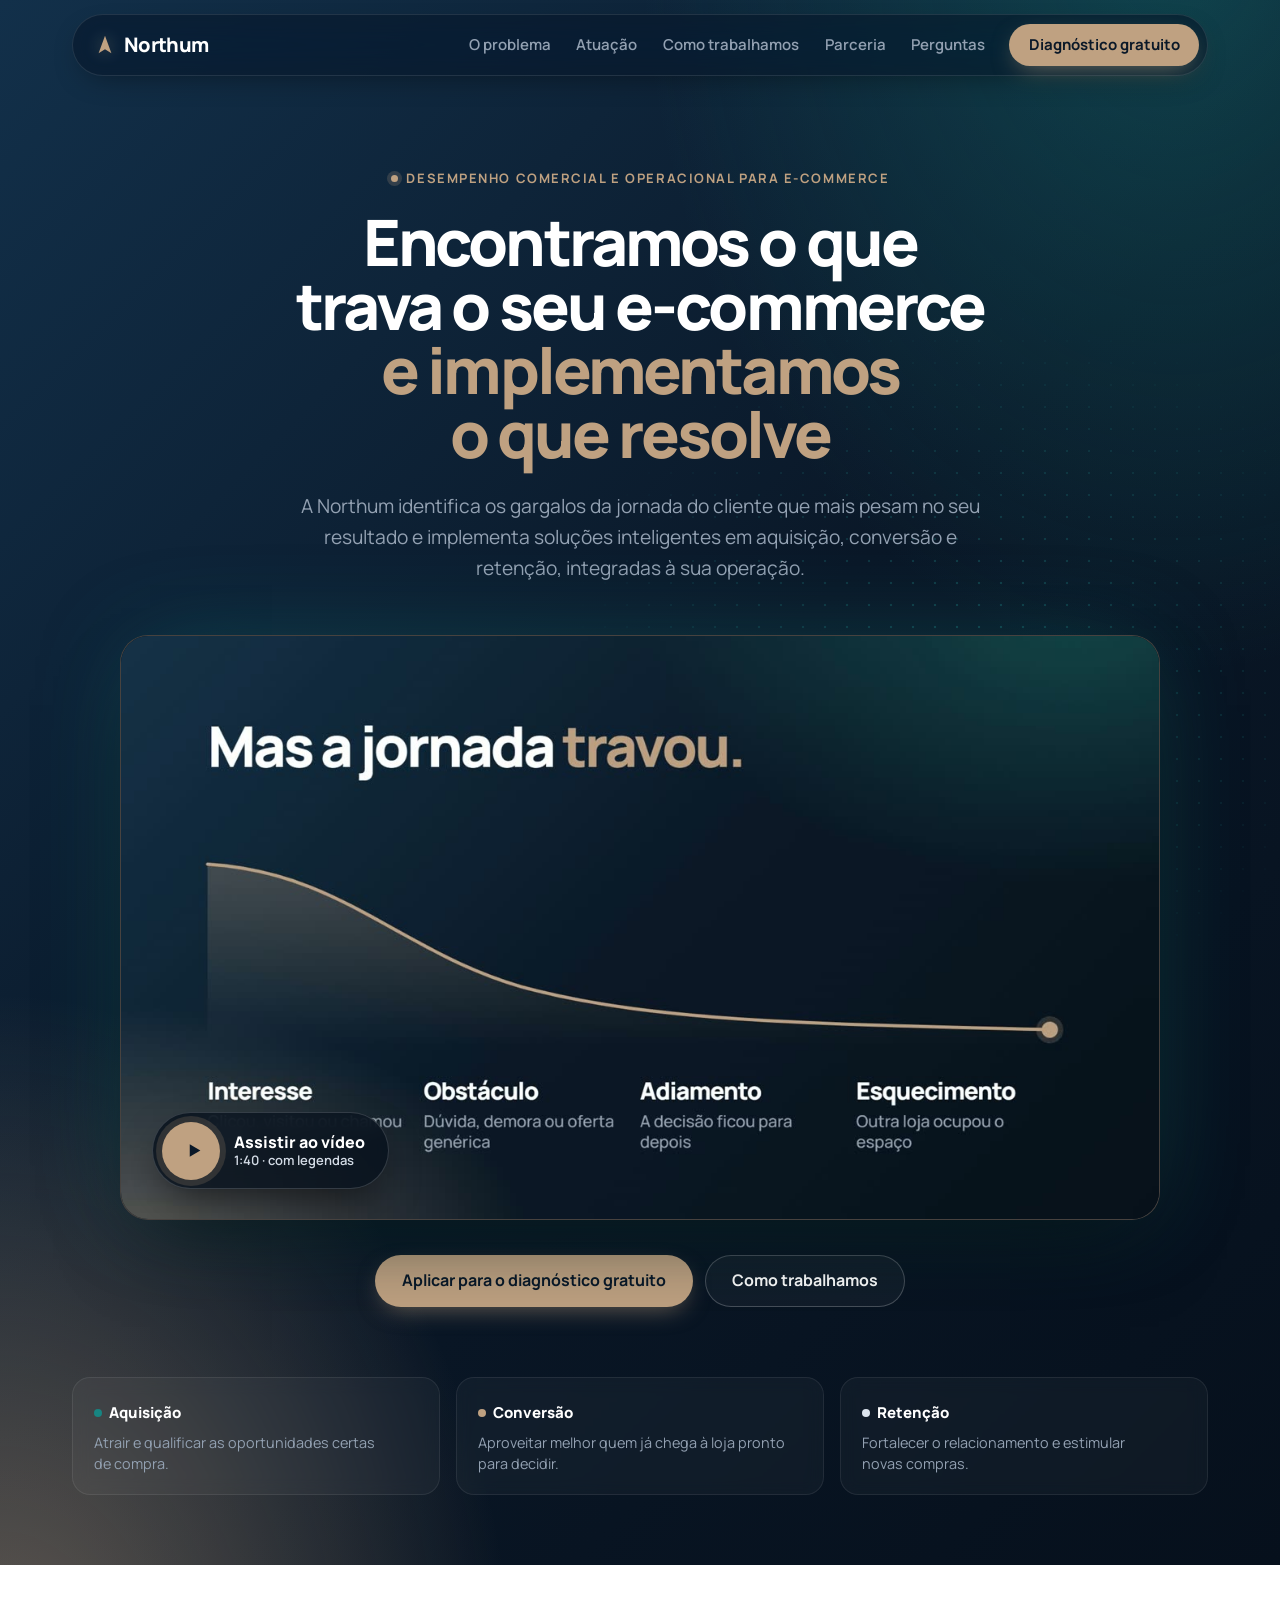
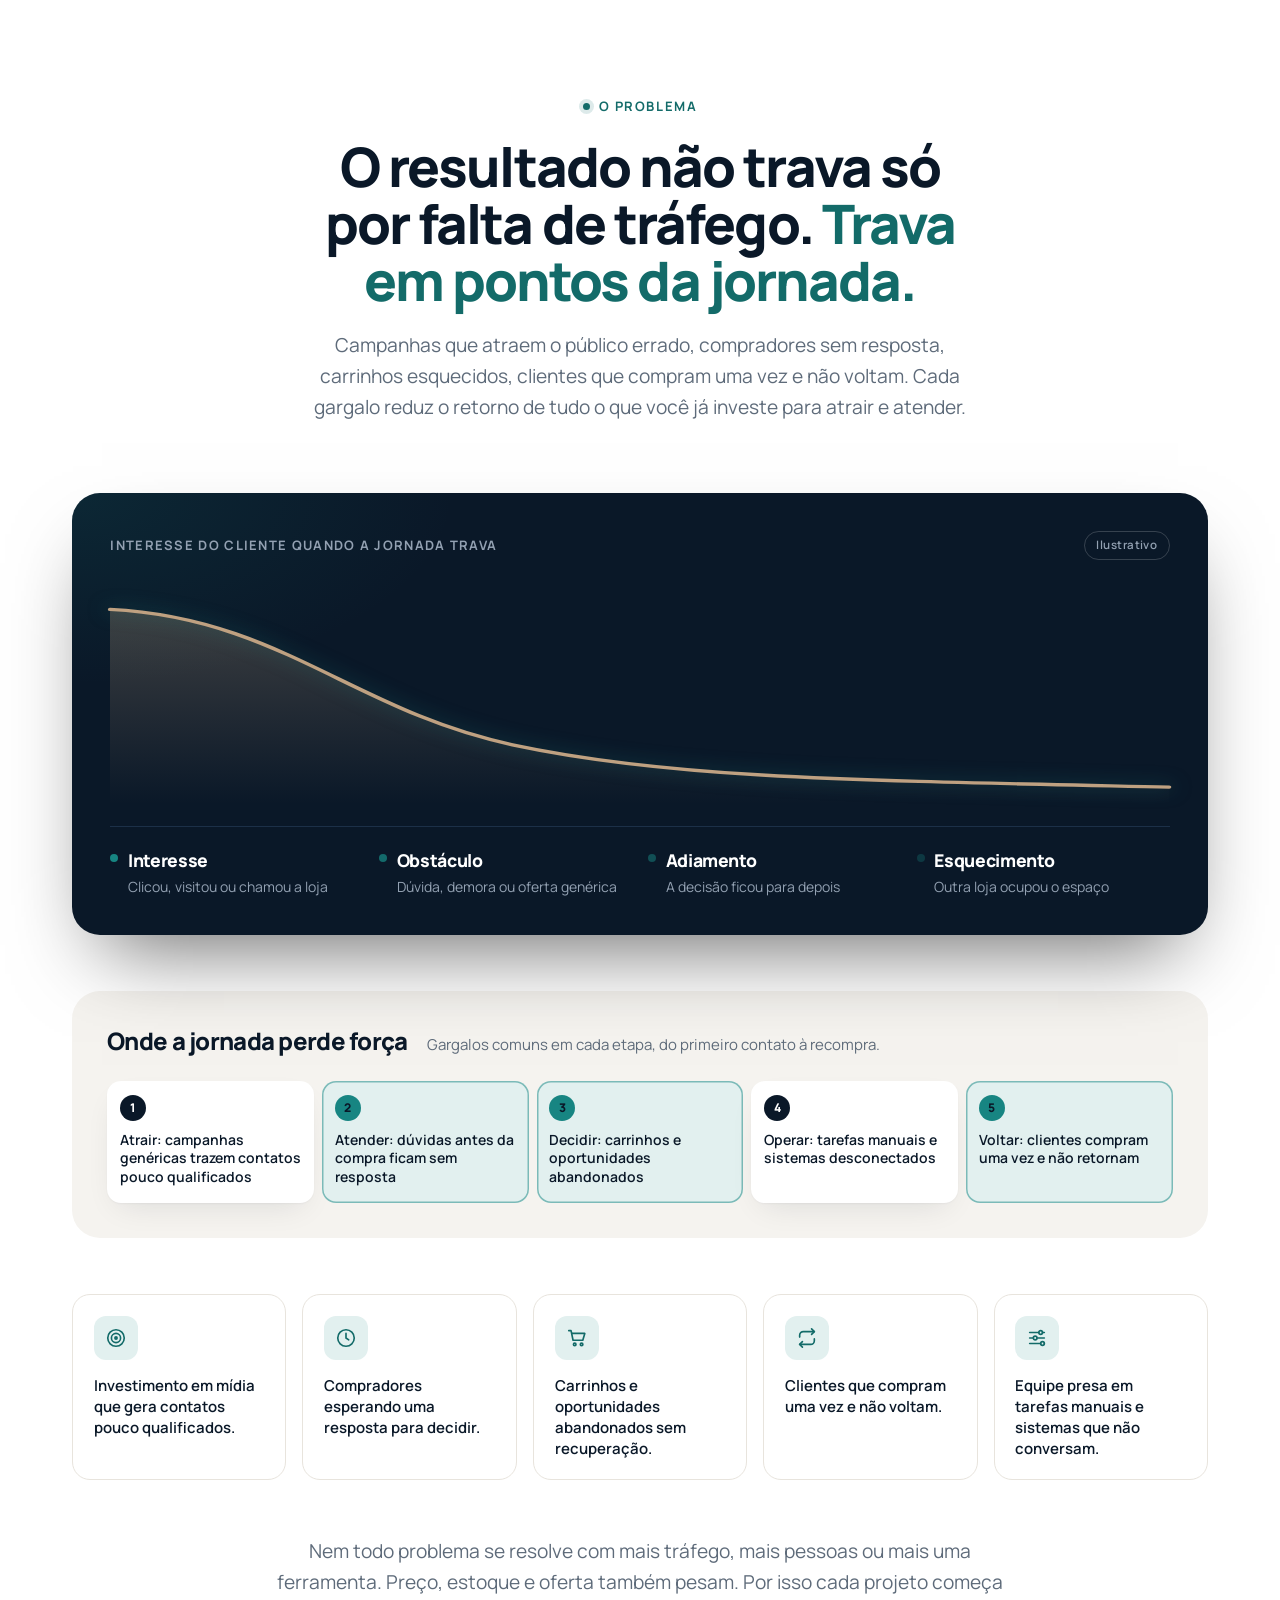
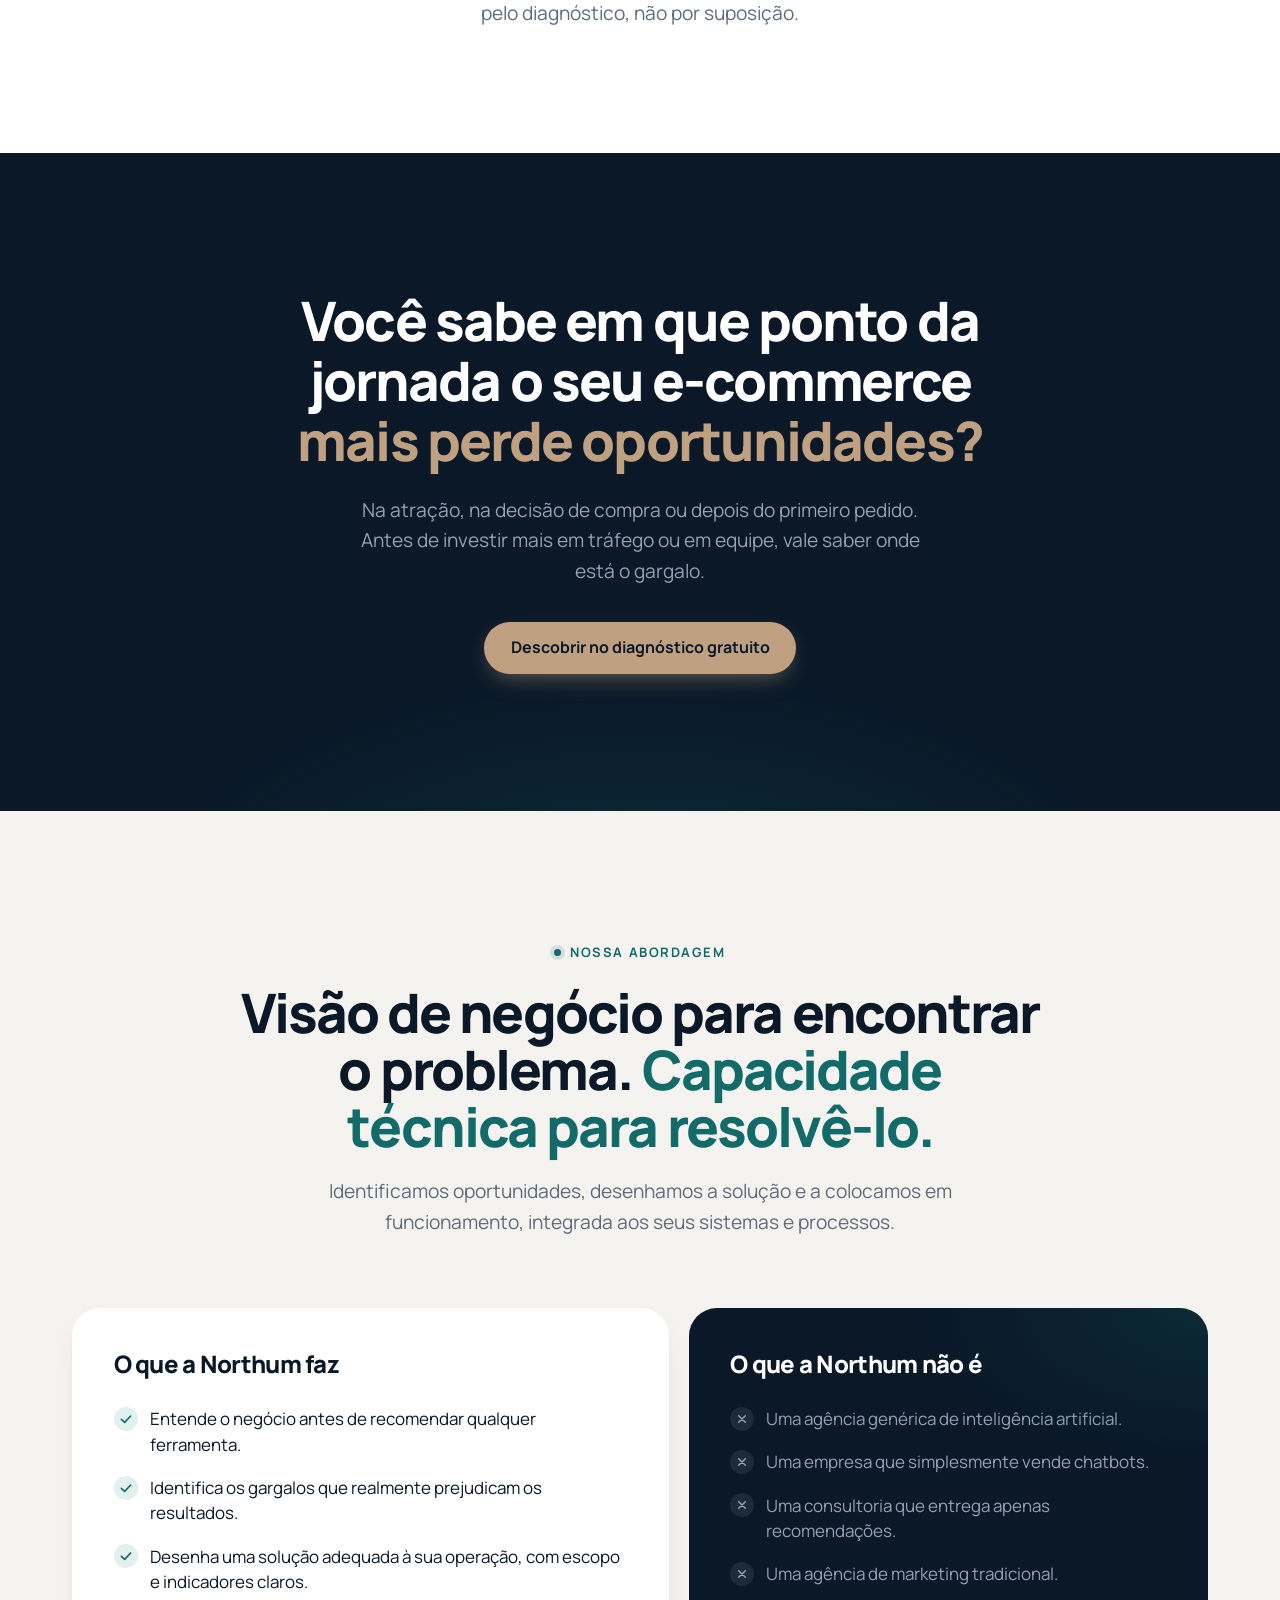
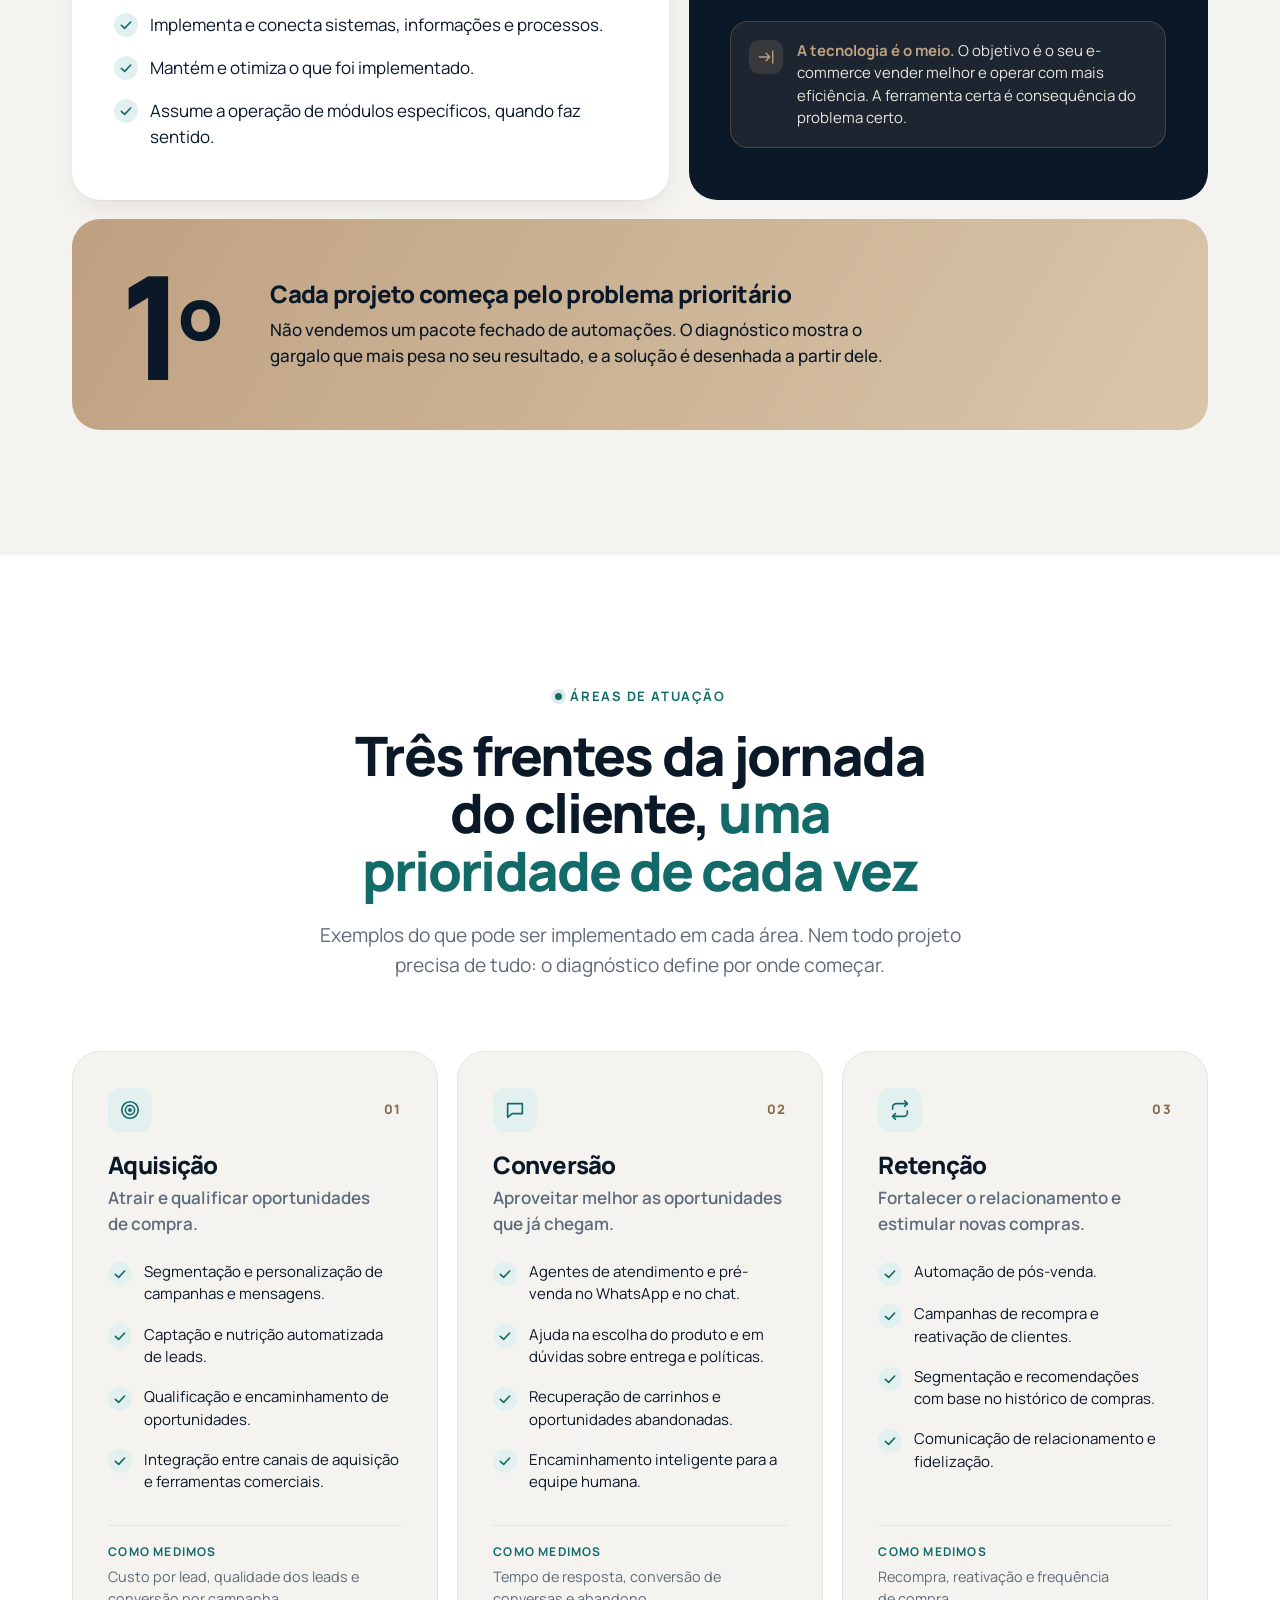
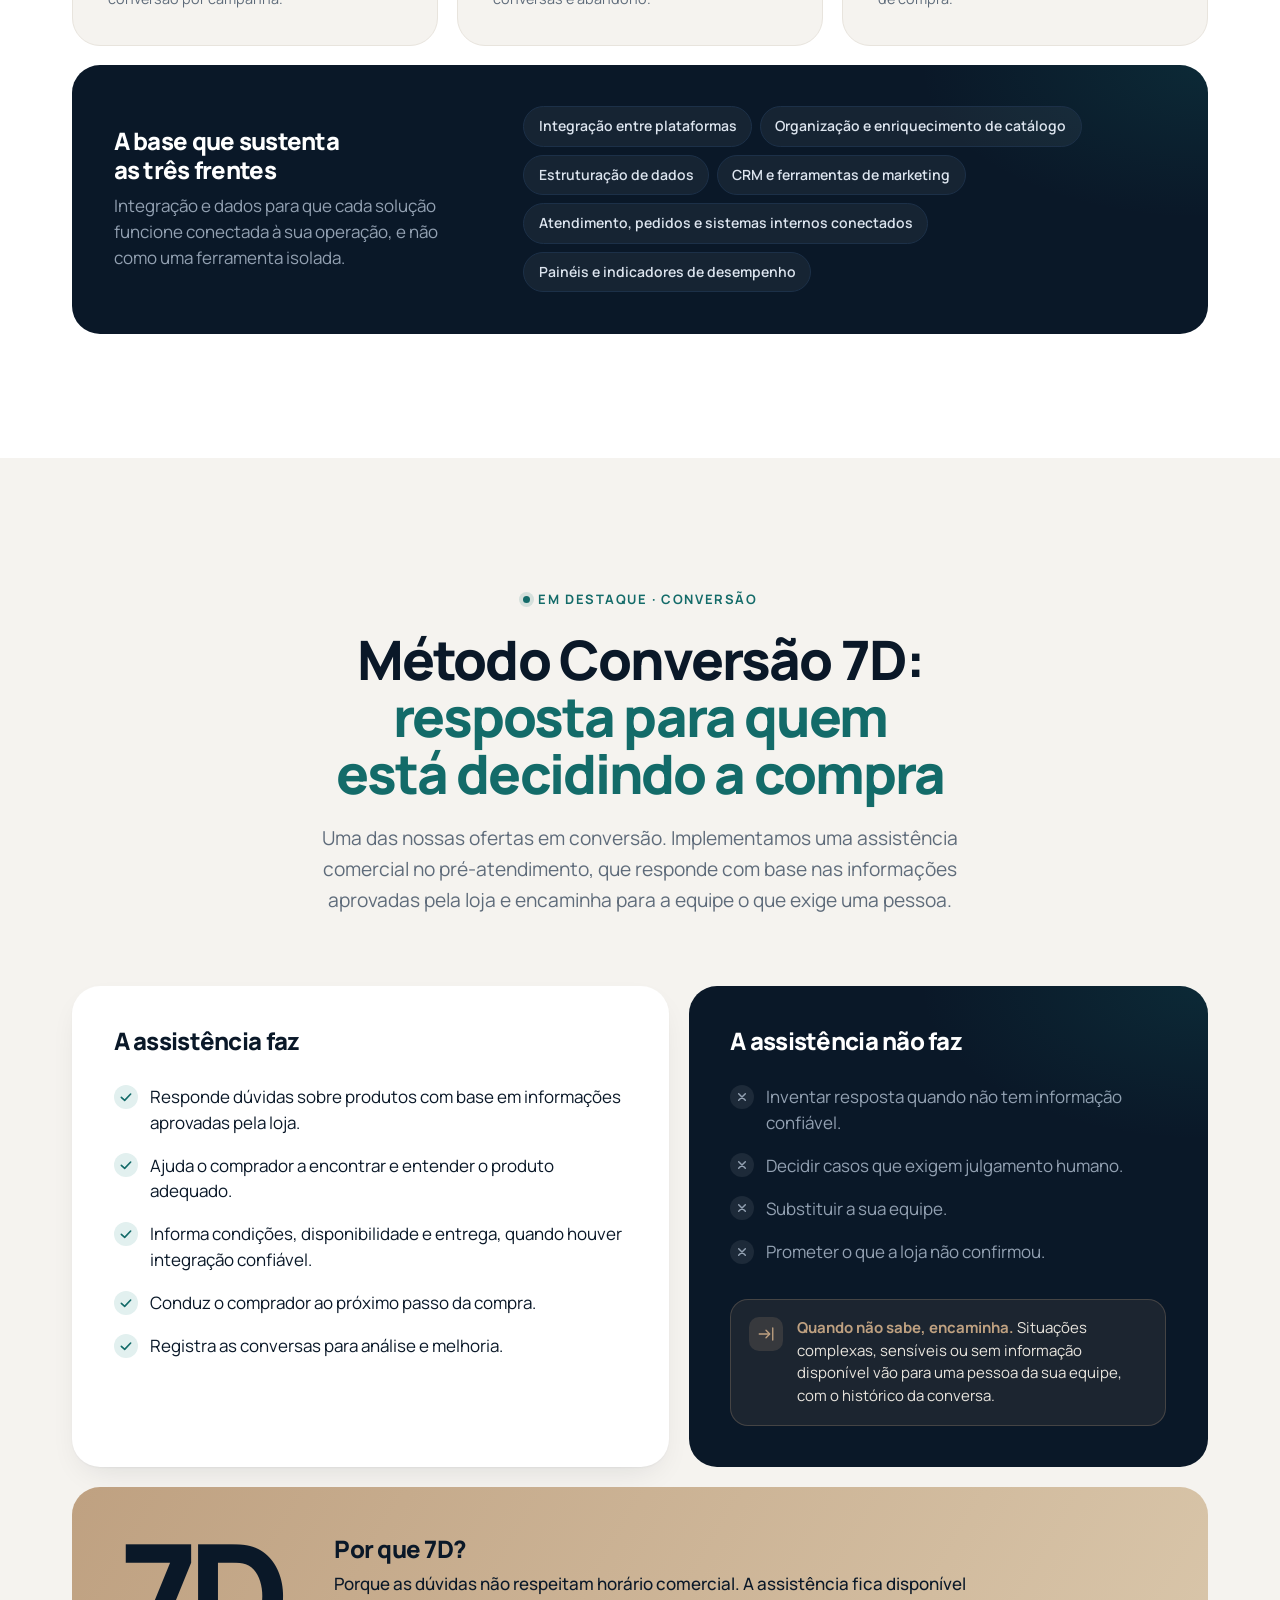
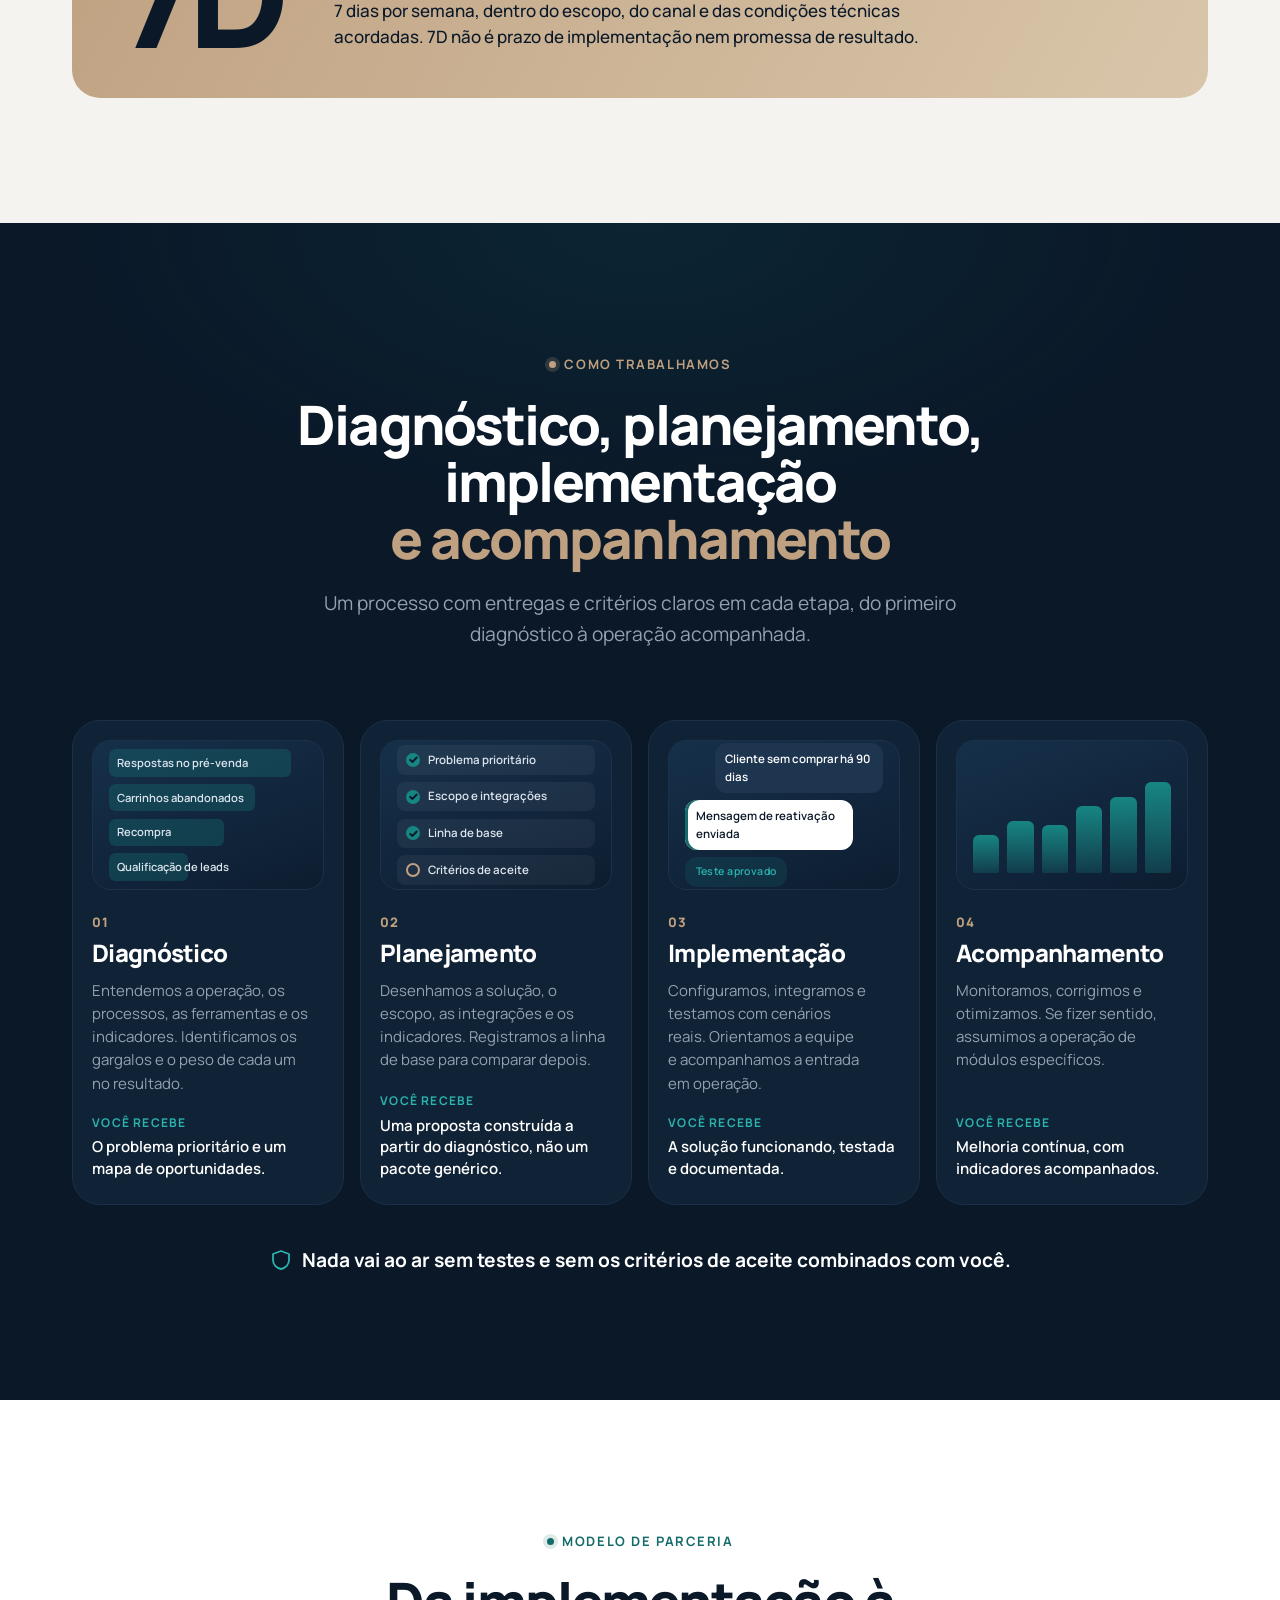
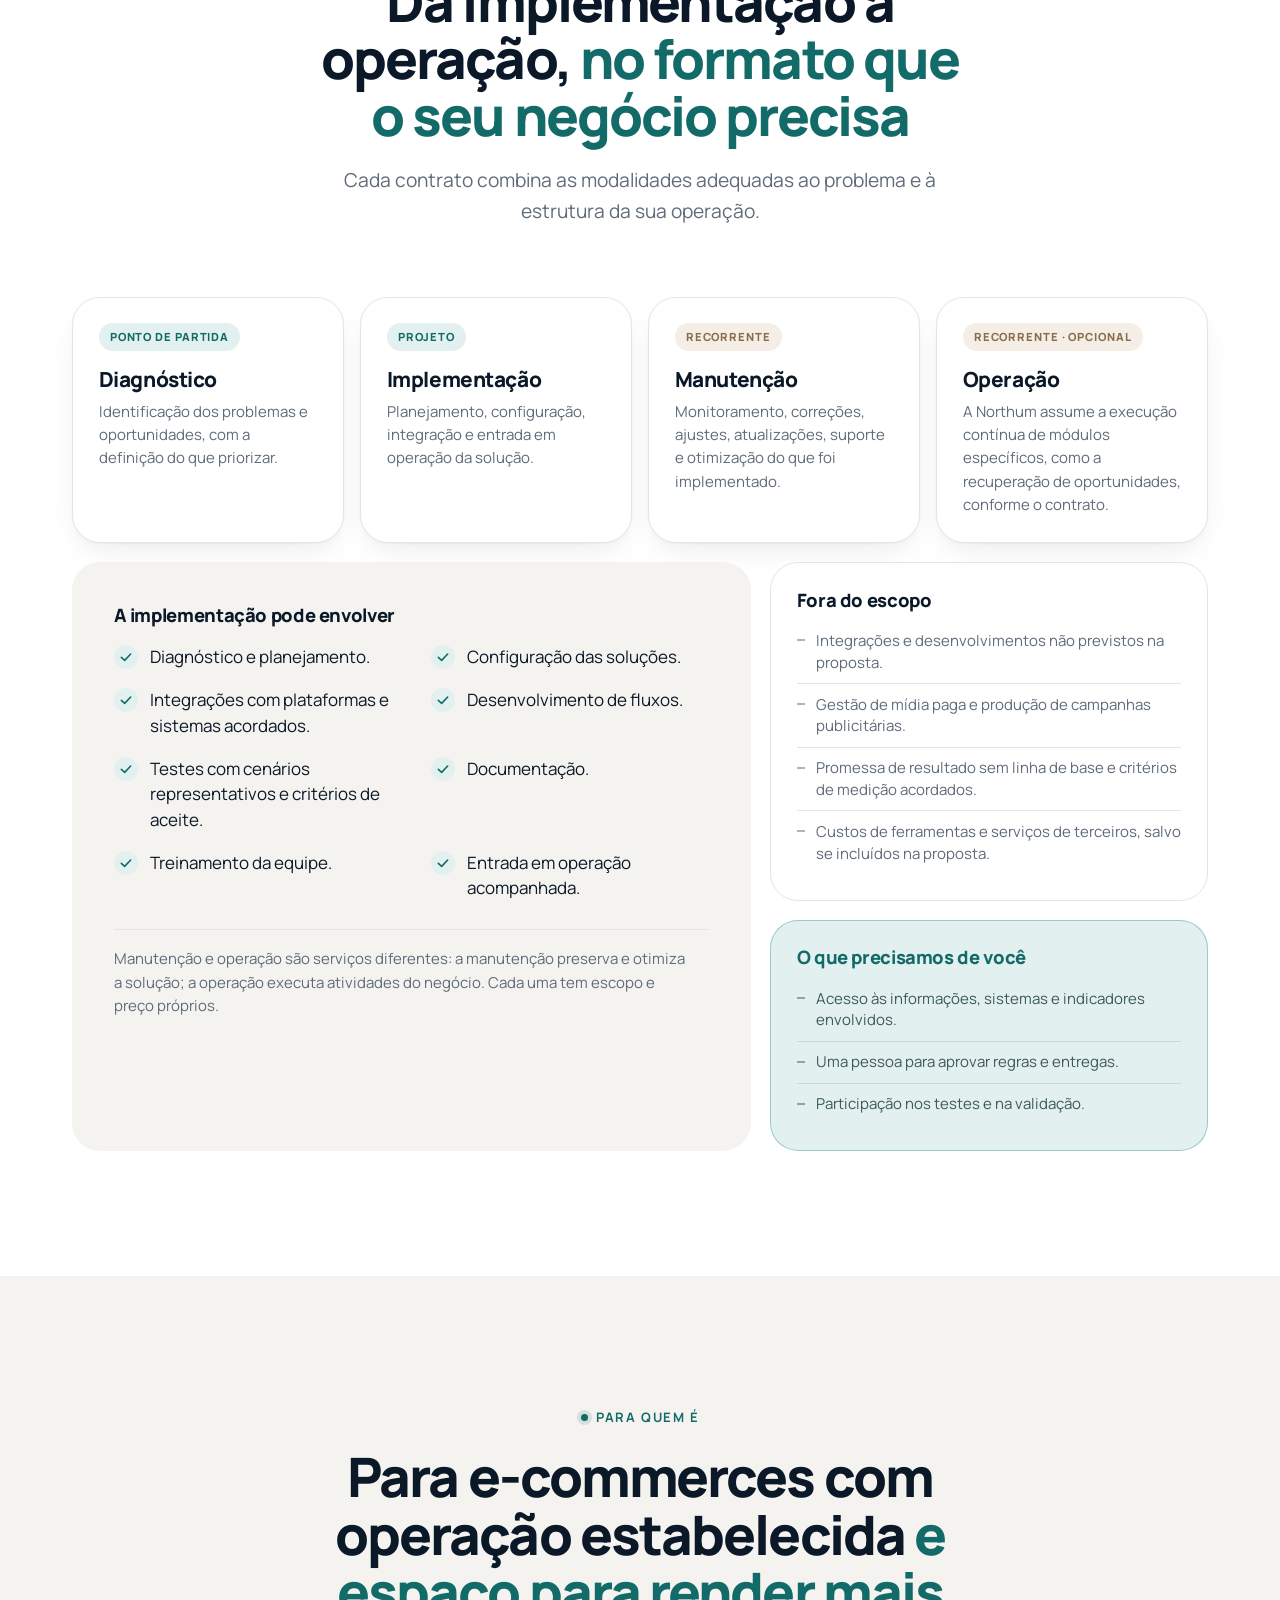
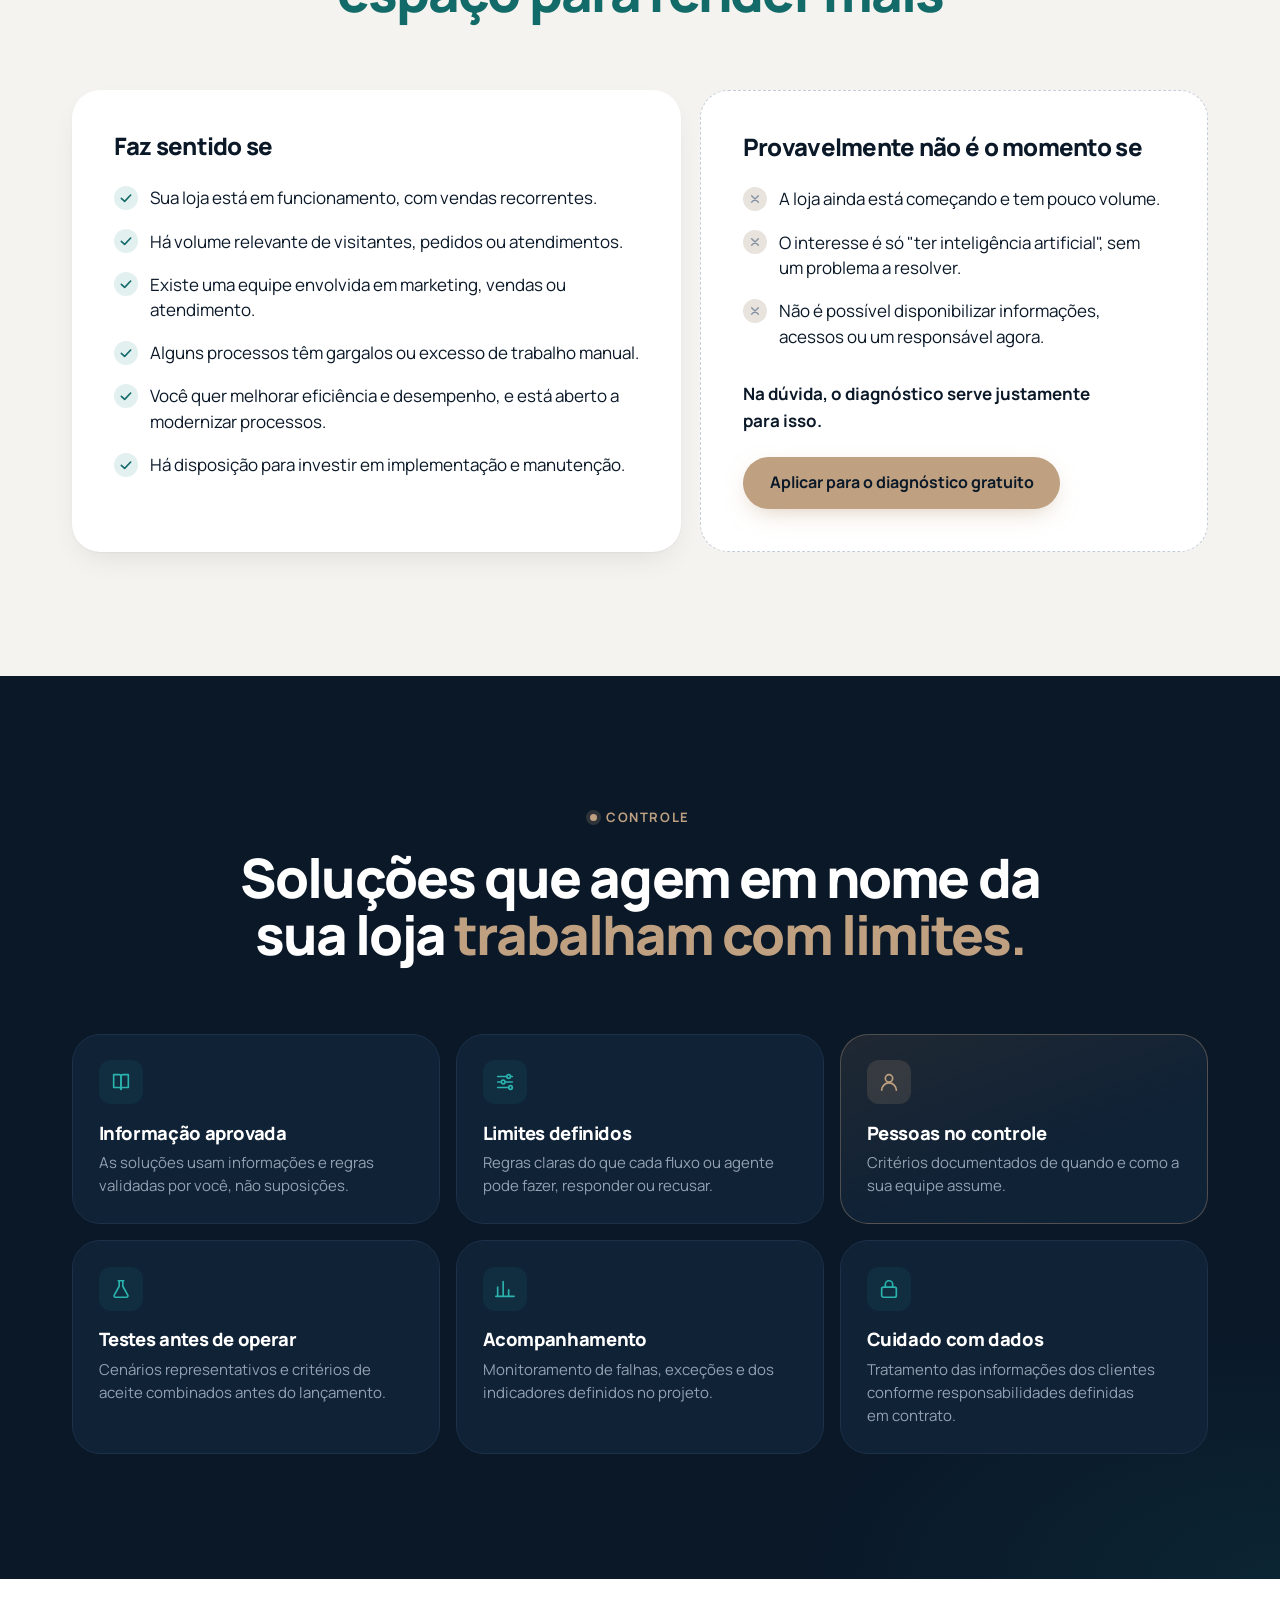
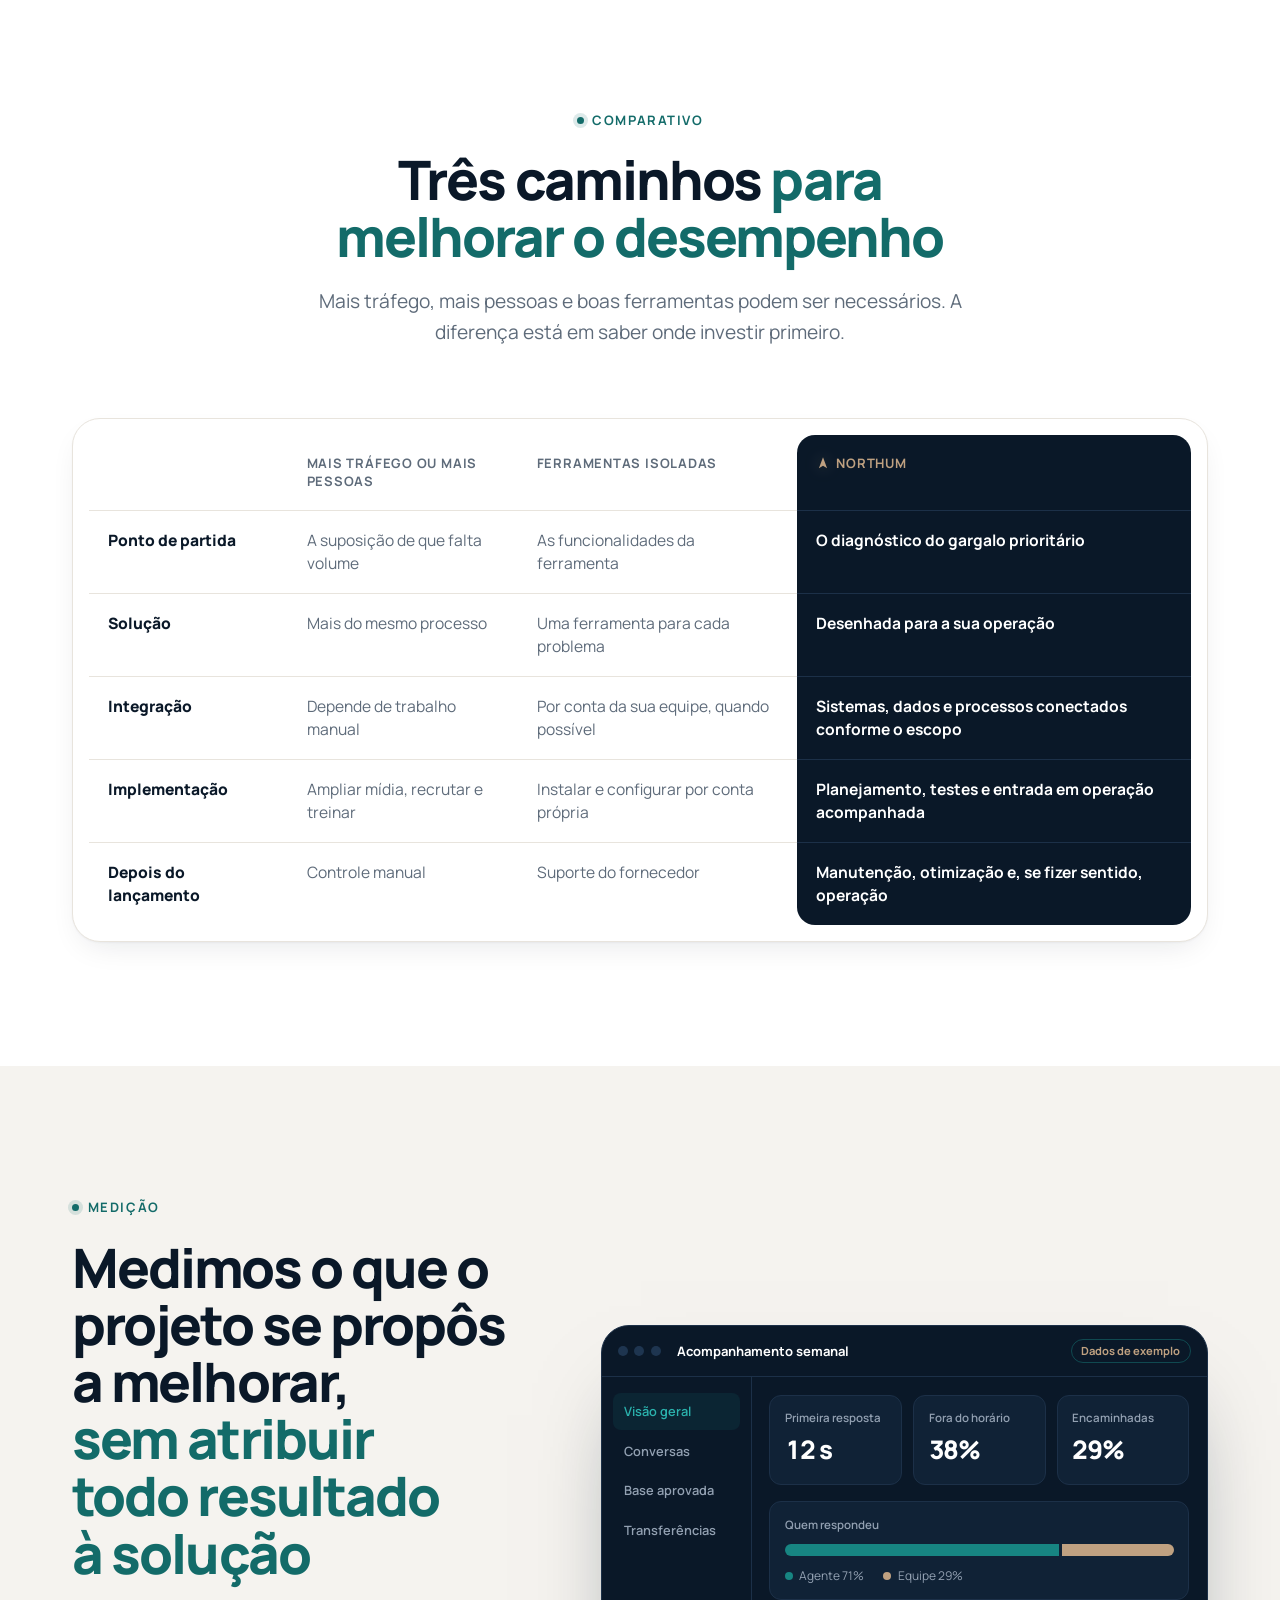
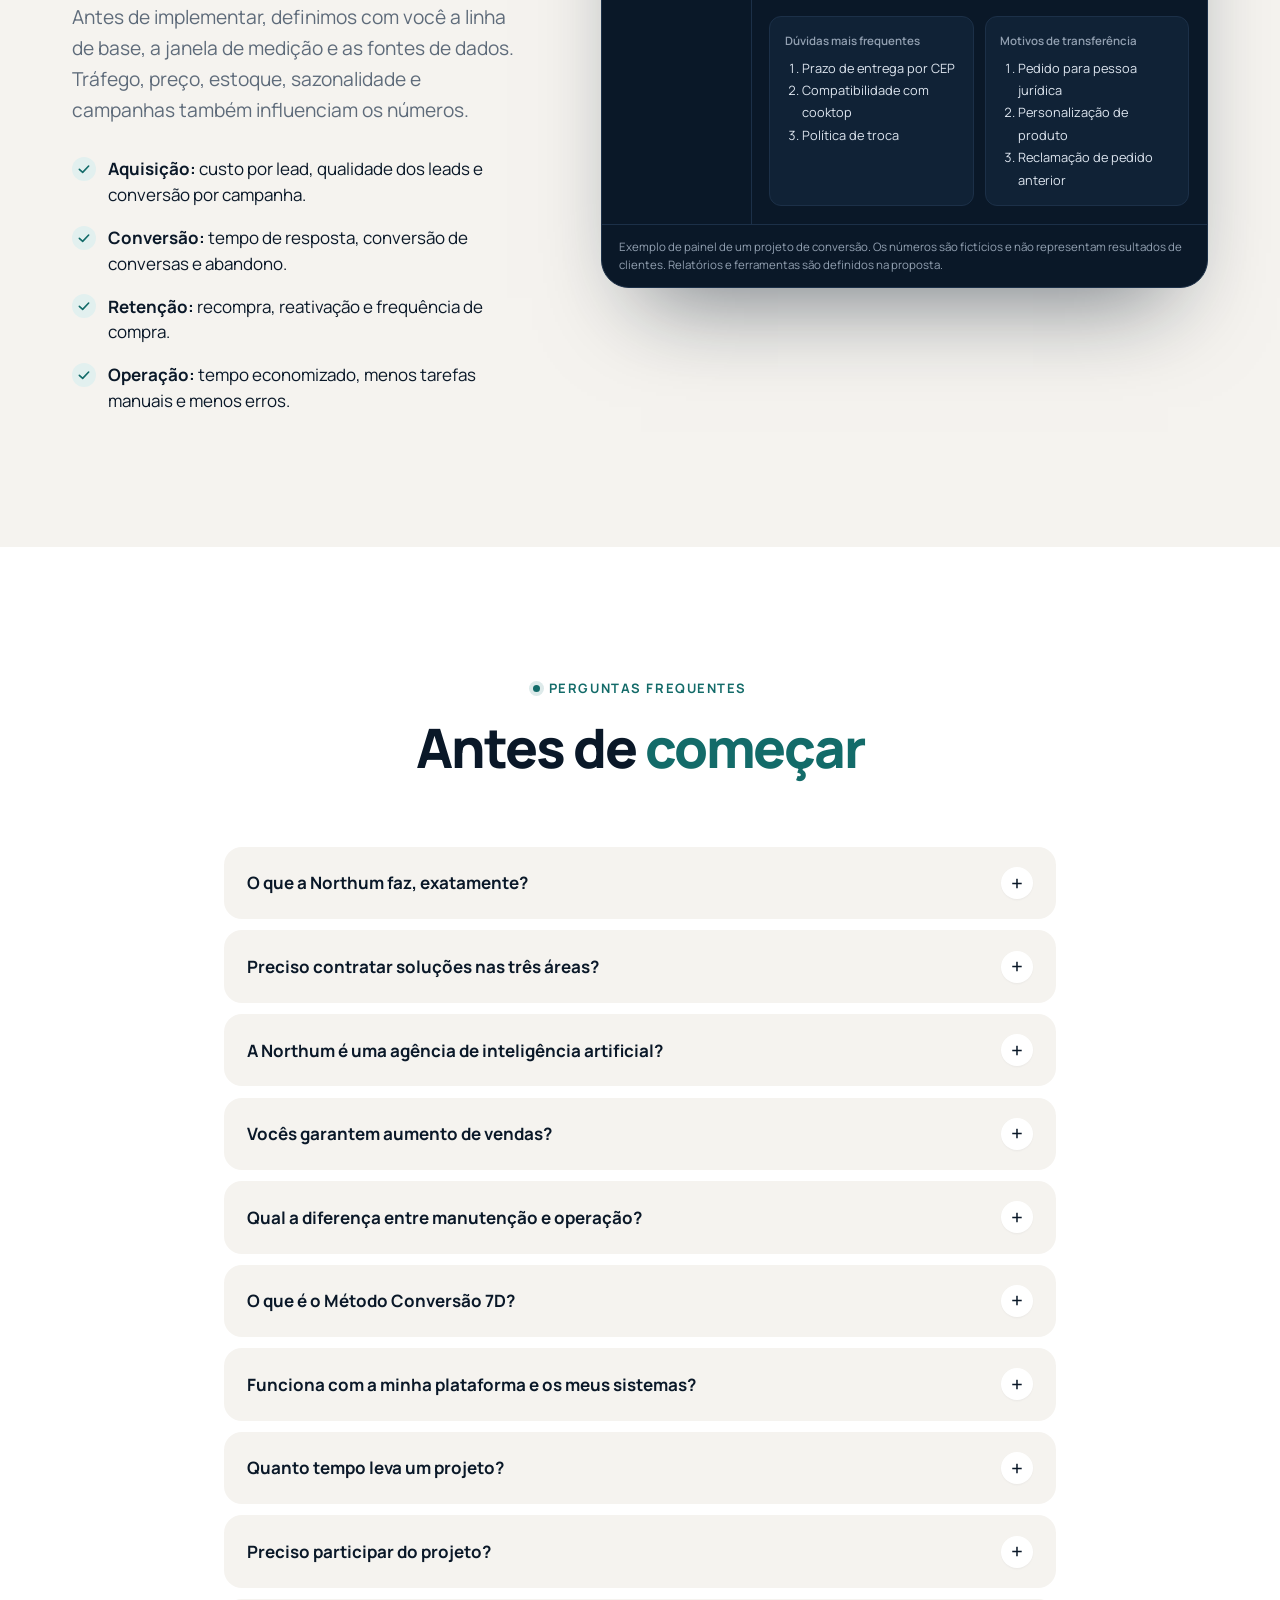
<file: index.html>
<!doctype html>
<html lang="pt-BR">
<head>
  <meta charset="utf-8">
  <meta name="viewport" content="width=device-width, initial-scale=1">
  <title>Northum | Desempenho comercial e operacional para e-commerce</title>
  <meta name="description" content="A Northum ajuda e-commerces a vender melhor e operar com mais eficiência: identifica gargalos na jornada do cliente e implementa soluções inteligentes em aquisição, conversão e retenção.">
  <meta property="og:title" content="Northum | Desempenho comercial e operacional para e-commerce">
  <meta property="og:description" content="Diagnóstico, implementação e acompanhamento de soluções em aquisição, conversão e retenção para e-commerces.">
  <meta property="og:type" content="website">
  <meta property="og:locale" content="pt_BR">
  <meta name="theme-color" content="#0A1828">
  <link rel="icon" href="assets/img/favicon.svg" type="image/svg+xml">
  <link rel="preconnect" href="https://fonts.googleapis.com">
  <link rel="preconnect" href="https://fonts.gstatic.com" crossorigin>
  <link href="https://fonts.googleapis.com/css2?family=Manrope:wght@400;500;600;700;800&display=swap" rel="stylesheet">
  <link rel="stylesheet" href="assets/css/styles.css">
  <script>document.documentElement.classList.add("js");</script>
  <script src="config.js"></script>
</head>
<body>
  <a class="skip" href="#conteudo">Pular para o conteúdo</a>

  <!-- Ícones reutilizáveis -->
  <svg width="0" height="0" style="position:absolute" aria-hidden="true">
    <symbol id="i-check" viewBox="0 0 24 24"><path d="M5 12.5 10 17 19 7.5" fill="none" stroke="currentColor" stroke-width="2.4" stroke-linecap="round" stroke-linejoin="round"/></symbol>
    <symbol id="i-x" viewBox="0 0 24 24"><path d="M7 7l10 10M17 7 7 17" fill="none" stroke="currentColor" stroke-width="2.2" stroke-linecap="round"/></symbol>
    <symbol id="i-clock" viewBox="0 0 24 24"><g fill="none" stroke="currentColor" stroke-width="1.8" stroke-linecap="round"><circle cx="12" cy="12" r="9"/><path d="M12 7v5l3 2"/></g></symbol>
    <symbol id="i-chat" viewBox="0 0 24 24"><path d="M4 5h16v11H9l-5 4z" fill="none" stroke="currentColor" stroke-width="1.8" stroke-linejoin="round"/></symbol>
    <symbol id="i-repeat" viewBox="0 0 24 24"><g fill="none" stroke="currentColor" stroke-width="1.8" stroke-linecap="round" stroke-linejoin="round"><path d="M17 2l3 3-3 3"/><path d="M4 11V9a4 4 0 0 1 4-4h12"/><path d="M7 22l-3-3 3-3"/><path d="M20 13v2a4 4 0 0 1-4 4H4"/></g></symbol>
    <symbol id="i-eye" viewBox="0 0 24 24"><g fill="none" stroke="currentColor" stroke-width="1.8"><path d="M2 12s3.5-7 10-7 10 7 10 7-3.5 7-10 7S2 12 2 12z"/><circle cx="12" cy="12" r="3"/></g></symbol>
    <symbol id="i-book" viewBox="0 0 24 24"><g fill="none" stroke="currentColor" stroke-width="1.8" stroke-linejoin="round"><path d="M4 4h6a2 2 0 0 1 2 2v14a2 2 0 0 0-2-2H4z"/><path d="M20 4h-6a2 2 0 0 0-2 2v14a2 2 0 0 1 2-2h6z"/></g></symbol>
    <symbol id="i-shield" viewBox="0 0 24 24"><path d="M12 3l8 3v6c0 4.5-3.4 8.3-8 9-4.6-.7-8-4.5-8-9V6z" fill="none" stroke="currentColor" stroke-width="1.8" stroke-linejoin="round"/></symbol>
    <symbol id="i-user" viewBox="0 0 24 24"><g fill="none" stroke="currentColor" stroke-width="1.8"><circle cx="12" cy="8" r="4"/><path d="M4 21a8 8 0 0 1 16 0" stroke-linecap="round"/></g></symbol>
    <symbol id="i-flask" viewBox="0 0 24 24"><path d="M9 3h6M10 3v6L4.5 19a1.5 1.5 0 0 0 1.3 2h12.4a1.5 1.5 0 0 0 1.3-2L14 9V3" fill="none" stroke="currentColor" stroke-width="1.8" stroke-linejoin="round" stroke-linecap="round"/></symbol>
    <symbol id="i-chart" viewBox="0 0 24 24"><path d="M4 20V10M10 20V4M16 20v-7M22 20H2" fill="none" stroke="currentColor" stroke-width="1.8" stroke-linecap="round"/></symbol>
    <symbol id="i-lock" viewBox="0 0 24 24"><g fill="none" stroke="currentColor" stroke-width="1.8"><rect x="4" y="10" width="16" height="11" rx="2"/><path d="M8 10V7a4 4 0 0 1 8 0v3"/></g></symbol>
    <symbol id="i-sliders" viewBox="0 0 24 24"><path d="M4 6h10M18 6h2M4 12h4M12 12h8M4 18h12M20 18h0" fill="none" stroke="currentColor" stroke-width="1.8" stroke-linecap="round"/><circle cx="16" cy="6" r="2" fill="none" stroke="currentColor" stroke-width="1.8"/><circle cx="10" cy="12" r="2" fill="none" stroke="currentColor" stroke-width="1.8"/><circle cx="18" cy="18" r="2" fill="none" stroke="currentColor" stroke-width="1.8"/></symbol>
    <symbol id="i-handoff" viewBox="0 0 24 24"><g fill="none" stroke="currentColor" stroke-width="1.8" stroke-linecap="round" stroke-linejoin="round"><path d="M3 12h13"/><path d="M12 7l5 5-5 5"/><path d="M21 4v16"/></g></symbol>
    <symbol id="i-target" viewBox="0 0 24 24"><g fill="none" stroke="currentColor" stroke-width="1.8"><circle cx="12" cy="12" r="9"/><circle cx="12" cy="12" r="5"/><circle cx="12" cy="12" r="1.2" fill="currentColor"/></g></symbol>
    <symbol id="i-cart" viewBox="0 0 24 24"><g fill="none" stroke="currentColor" stroke-width="1.8" stroke-linecap="round" stroke-linejoin="round"><path d="M3 4h2.5l2.2 10.5h10.6L20.5 7H7"/><circle cx="9.5" cy="19" r="1.4"/><circle cx="17" cy="19" r="1.4"/></g></symbol>
  </svg>

  <header class="site-header" id="topo">
    <div class="header-bar">
      <a class="brand" href="#topo" aria-label="Início">
        <svg class="brand-mark" viewBox="0 0 24 24" aria-hidden="true"><path d="M12 2 19 21 12 16.5 5 21Z"/></svg>
        <span data-config="NOME_EMPRESA">Northum</span>
      </a>
      <nav class="nav" id="menu" aria-label="Principal">
        <a href="#problema">O problema</a>
        <a href="#atuacao">Atuação</a>
        <a href="#como-funciona">Como trabalhamos</a>
        <a href="#parceria">Parceria</a>
        <a href="#perguntas">Perguntas</a>
      </nav>
      <a class="btn btn-primary btn-sm header-cta" href="#diagnostico" data-cta="header">Diagnóstico gratuito</a>
      <button class="nav-toggle" aria-expanded="false" aria-controls="menu" aria-label="Abrir menu"><span></span><span></span></button>
    </div>
  </header>

  <main id="conteudo">

    <!-- ================= HERO ================= -->
    <section class="hero hero-video">
      <div class="hero-dots" aria-hidden="true"></div>
      <div class="wrap hero-video-inner">
        <p class="eyebrow">Desempenho comercial e operacional para e-commerce</p>
        <h1>Encontramos o que trava o seu e-commerce <span class="hl">e implementamos o que resolve</span></h1>
        <p class="lead">A Northum identifica os gargalos da jornada do cliente que mais pesam no seu resultado e implementa soluções inteligentes em aquisição, conversão e retenção, integradas à sua operação.</p>

        <figure class="hero-player" id="hero-player">
          <video id="hero-video" controls muted autoplay playsinline preload="metadata"
                 poster="assets/video/northum-institucional-capa.jpg"
                 aria-label="Vídeo institucional da Northum">
            <source src="assets/video/northum-institucional.mp4" type="video/mp4">
            <track kind="captions" src="assets/video/northum-institucional.pt-BR.vtt" srclang="pt-BR" label="Português">
            Seu navegador não reproduz vídeo. <a href="assets/video/northum-institucional.mp4">Baixe o vídeo institucional</a>.
          </video>
          <button class="hero-play" type="button" id="hero-play" aria-label="Assistir ao vídeo institucional, 1 minuto e 40 segundos">
            <span class="hero-play-icon" aria-hidden="true">
              <svg class="ic-play" viewBox="0 0 24 24"><path d="M8 5.5v13l11-6.5z"/></svg>
              <svg class="ic-sound" viewBox="0 0 24 24"><path d="M4 9.5h3.5L12 5.5v13l-4.5-4H4z"/><path d="M15.5 9a4.2 4.2 0 0 1 0 6M18 6.5a7.8 7.8 0 0 1 0 11" fill="none" stroke="currentColor" stroke-width="2" stroke-linecap="round"/></svg>
            </span>
            <span class="hero-play-text"><span class="t-play">Assistir ao vídeo<small>1:40 · com legendas</small></span><span class="t-sound">Ativar som<small>assistir do início</small></span></span>
          </button>
        </figure>

        <div class="actions">
          <a class="btn btn-primary" href="#diagnostico" data-cta="hero">Aplicar para o diagnóstico gratuito</a>
          <a class="btn btn-ghost" href="#como-funciona">Como trabalhamos</a>
        </div>
      </div>

      <div class="wrap hero-cards">
        <div class="glass-card">
          <span class="gc-label gc-agent">Aquisição</span>
          <p>Atrair e qualificar as oportunidades certas de compra.</p>
        </div>
        <div class="glass-card">
          <span class="gc-label gc-team">Conversão</span>
          <p>Aproveitar melhor quem já chega à loja pronto para decidir.</p>
        </div>
        <div class="glass-card">
          <span class="gc-label gc-ret">Retenção</span>
          <p>Fortalecer o relacionamento e estimular novas compras.</p>
        </div>
      </div>
    </section>

    <!-- ================= PROBLEMA ================= -->
    <section class="section white" id="problema">
      <div class="wrap">
        <div class="head-center reveal">
          <p class="eyebrow eyebrow-dark">O problema</p>
          <h2>O resultado não trava só por falta de tráfego. <span class="hl">Trava em pontos da jornada.</span></h2>
          <p>Campanhas que atraem o público errado, compradores sem resposta, carrinhos esquecidos, clientes que compram uma vez e não voltam. Cada gargalo reduz o retorno de tudo o que você já investe para atrair e atender.</p>
        </div>

        <div class="curve-card reveal">
          <div class="cc-head">
            <span>Interesse do cliente quando a jornada trava</span>
            <span class="pill">Ilustrativo</span>
          </div>
          <svg class="curve" viewBox="0 0 1000 260" preserveAspectRatio="none" aria-hidden="true">
            <defs>
              <linearGradient id="cg" x1="0" y1="0" x2="0" y2="1">
                <stop offset="0" stop-color="#BFA181" stop-opacity=".28"/>
                <stop offset="1" stop-color="#BFA181" stop-opacity="0"/>
              </linearGradient>
            </defs>
            <path d="M0 30 C 160 40, 230 150, 380 190 S 700 232, 1000 240 L1000 260 L0 260 Z" fill="url(#cg)"/>
            <path class="curve-line" d="M0 30 C 160 40, 230 150, 380 190 S 700 232, 1000 240" fill="none" stroke="#BFA181" stroke-width="4" stroke-linecap="round"/>
          </svg>
          <ol class="curve-points">
            <li><b>Interesse</b><span>Clicou, visitou ou chamou a loja</span></li>
            <li><b>Obstáculo</b><span>Dúvida, demora ou oferta genérica</span></li>
            <li><b>Adiamento</b><span>A decisão ficou para depois</span></li>
            <li><b>Esquecimento</b><span>Outra loja ocupou o espaço</span></li>
          </ol>
        </div>

        <div class="leak reveal">
          <div class="leak-title">
            <h3>Onde a jornada perde força</h3>
            <p>Gargalos comuns em cada etapa, do primeiro contato à recompra.</p>
          </div>
          <ol class="leak-track">
            <li><span>1</span>Atrair: campanhas genéricas trazem contatos pouco qualificados</li>
            <li class="lz"><span>2</span>Atender: dúvidas antes da compra ficam sem resposta</li>
            <li class="lz"><span>3</span>Decidir: carrinhos e oportunidades abandonados</li>
            <li><span>4</span>Operar: tarefas manuais e sistemas desconectados</li>
            <li class="lz"><span>5</span>Voltar: clientes compram uma vez e não retornam</li>
          </ol>
        </div>

        <div class="symptoms">
          <div class="sym reveal"><span class="ico"><svg><use href="#i-target"/></svg></span><p>Investimento em mídia que gera contatos pouco qualificados.</p></div>
          <div class="sym reveal"><span class="ico"><svg><use href="#i-clock"/></svg></span><p>Compradores esperando uma resposta para decidir.</p></div>
          <div class="sym reveal"><span class="ico"><svg><use href="#i-cart"/></svg></span><p>Carrinhos e oportunidades abandonados sem recuperação.</p></div>
          <div class="sym reveal"><span class="ico"><svg><use href="#i-repeat"/></svg></span><p>Clientes que compram uma vez e não voltam.</p></div>
          <div class="sym reveal"><span class="ico"><svg><use href="#i-sliders"/></svg></span><p>Equipe presa em tarefas manuais e sistemas que não conversam.</p></div>
        </div>

        <p class="honest reveal">Nem todo problema se resolve com mais tráfego, mais pessoas ou mais uma ferramenta. Preço, estoque e oferta também pesam. Por isso cada projeto começa pelo diagnóstico, não por suposição.</p>
      </div>
    </section>

    <!-- ================= PERGUNTA ================= -->
    <section class="question">
      <div class="wrap reveal">
        <p class="question-text">Você sabe em que ponto da jornada o seu e-commerce <span class="hl">mais perde oportunidades?</span></p>
        <p class="question-sub">Na atração, na decisão de compra ou depois do primeiro pedido. Antes de investir mais em tráfego ou em equipe, vale saber onde está o gargalo.</p>
        <a class="btn btn-primary" href="#diagnostico" data-cta="pergunta">Descobrir no diagnóstico gratuito</a>
      </div>
    </section>

    <!-- ================= ABORDAGEM ================= -->
    <section class="section soft" id="abordagem">
      <div class="wrap">
        <div class="head-center reveal">
          <p class="eyebrow eyebrow-dark">Nossa abordagem</p>
          <h2>Visão de negócio para encontrar o problema. <span class="hl">Capacidade técnica para resolvê-lo.</span></h2>
          <p>Identificamos oportunidades, desenhamos a solução e a colocamos em funcionamento, integrada aos seus sistemas e processos.</p>
        </div>

        <div class="does">
          <article class="does-card does-yes reveal">
            <h3>O que a Northum faz</h3>
            <ul class="ticks">
              <li><svg><use href="#i-check"/></svg>Entende o negócio antes de recomendar qualquer ferramenta.</li>
              <li><svg><use href="#i-check"/></svg>Identifica os gargalos que realmente prejudicam os resultados.</li>
              <li><svg><use href="#i-check"/></svg>Desenha uma solução adequada à sua operação, com escopo e indicadores claros.</li>
              <li><svg><use href="#i-check"/></svg>Implementa e conecta sistemas, informações e processos.</li>
              <li><svg><use href="#i-check"/></svg>Mantém e otimiza o que foi implementado.</li>
              <li><svg><use href="#i-check"/></svg>Assume a operação de módulos específicos, quando faz sentido.</li>
            </ul>
          </article>
          <article class="does-card does-no reveal">
            <h3>O que a Northum não é</h3>
            <ul class="ticks ticks-x">
              <li><svg><use href="#i-x"/></svg>Uma agência genérica de inteligência artificial.</li>
              <li><svg><use href="#i-x"/></svg>Uma empresa que simplesmente vende chatbots.</li>
              <li><svg><use href="#i-x"/></svg>Uma consultoria que entrega apenas recomendações.</li>
              <li><svg><use href="#i-x"/></svg>Uma agência de marketing tradicional.</li>
            </ul>
            <div class="does-close">
              <span class="fc-ico"><svg><use href="#i-handoff"/></svg></span>
              <p><b>A tecnologia é o meio.</b> O objetivo é o seu e-commerce vender melhor e operar com mais eficiência. A ferramenta certa é consequência do problema certo.</p>
            </div>
          </article>
        </div>

        <div class="band-7d reveal">
          <span class="big-7d" aria-hidden="true">1º</span>
          <div>
            <h3>Cada projeto começa pelo problema prioritário</h3>
            <p>Não vendemos um pacote fechado de automações. O diagnóstico mostra o gargalo que mais pesa no seu resultado, e a solução é desenhada a partir dele.</p>
          </div>
        </div>
      </div>
    </section>

    <!-- ================= ÁREAS DE ATUAÇÃO ================= -->
    <section class="section white" id="atuacao">
      <div class="wrap">
        <div class="head-center reveal">
          <p class="eyebrow eyebrow-dark">Áreas de atuação</p>
          <h2>Três frentes da jornada do cliente, <span class="hl">uma prioridade de cada vez</span></h2>
          <p>Exemplos do que pode ser implementado em cada área. Nem todo projeto precisa de tudo: o diagnóstico define por onde começar.</p>
        </div>

        <div class="pillars">
          <article class="pillar reveal">
            <div class="pillar-top"><span class="ico"><svg><use href="#i-target"/></svg></span><span class="step-n">01</span></div>
            <h3>Aquisição</h3>
            <p class="pillar-goal">Atrair e qualificar oportunidades de compra.</p>
            <ul class="ticks">
              <li><svg><use href="#i-check"/></svg>Segmentação e personalização de campanhas e mensagens.</li>
              <li><svg><use href="#i-check"/></svg>Captação e nutrição automatizada de leads.</li>
              <li><svg><use href="#i-check"/></svg>Qualificação e encaminhamento de oportunidades.</li>
              <li><svg><use href="#i-check"/></svg>Integração entre canais de aquisição e ferramentas comerciais.</li>
            </ul>
            <p class="pillar-kpi"><b>Como medimos</b>Custo por lead, qualidade dos leads e conversão por campanha.</p>
          </article>
          <article class="pillar reveal">
            <div class="pillar-top"><span class="ico"><svg><use href="#i-chat"/></svg></span><span class="step-n">02</span></div>
            <h3>Conversão</h3>
            <p class="pillar-goal">Aproveitar melhor as oportunidades que já chegam.</p>
            <ul class="ticks">
              <li><svg><use href="#i-check"/></svg>Agentes de atendimento e pré-venda no WhatsApp e no chat.</li>
              <li><svg><use href="#i-check"/></svg>Ajuda na escolha do produto e em dúvidas sobre entrega e políticas.</li>
              <li><svg><use href="#i-check"/></svg>Recuperação de carrinhos e oportunidades abandonadas.</li>
              <li><svg><use href="#i-check"/></svg>Encaminhamento inteligente para a equipe humana.</li>
            </ul>
            <p class="pillar-kpi"><b>Como medimos</b>Tempo de resposta, conversão de conversas e abandono.</p>
          </article>
          <article class="pillar reveal">
            <div class="pillar-top"><span class="ico"><svg><use href="#i-repeat"/></svg></span><span class="step-n">03</span></div>
            <h3>Retenção</h3>
            <p class="pillar-goal">Fortalecer o relacionamento e estimular novas compras.</p>
            <ul class="ticks">
              <li><svg><use href="#i-check"/></svg>Automação de pós-venda.</li>
              <li><svg><use href="#i-check"/></svg>Campanhas de recompra e reativação de clientes.</li>
              <li><svg><use href="#i-check"/></svg>Segmentação e recomendações com base no histórico de compras.</li>
              <li><svg><use href="#i-check"/></svg>Comunicação de relacionamento e fidelização.</li>
            </ul>
            <p class="pillar-kpi"><b>Como medimos</b>Recompra, reativação e frequência de compra.</p>
          </article>
        </div>

        <div class="infra reveal">
          <div>
            <h3>A base que sustenta as três frentes</h3>
            <p>Integração e dados para que cada solução funcione conectada à sua operação, e não como uma ferramenta isolada.</p>
          </div>
          <ul class="chips">
            <li>Integração entre plataformas</li>
            <li>Organização e enriquecimento de catálogo</li>
            <li>Estruturação de dados</li>
            <li>CRM e ferramentas de marketing</li>
            <li>Atendimento, pedidos e sistemas internos conectados</li>
            <li>Painéis e indicadores de desempenho</li>
          </ul>
        </div>
      </div>
    </section>

    <!-- ================= DESTAQUE: CONVERSÃO ================= -->
    <section class="section soft" id="conversao">
      <div class="wrap">
        <div class="head-center reveal">
          <p class="eyebrow eyebrow-dark">Em destaque · Conversão</p>
          <h2>Método Conversão 7D: <span class="hl">resposta para quem está decidindo a compra</span></h2>
          <p>Uma das nossas ofertas em conversão. Implementamos uma assistência comercial no pré-atendimento, que responde com base nas informações aprovadas pela loja e encaminha para a equipe o que exige uma pessoa.</p>
        </div>

        <div class="does">
          <article class="does-card does-yes reveal">
            <h3>A assistência faz</h3>
            <ul class="ticks">
              <li><svg><use href="#i-check"/></svg>Responde dúvidas sobre produtos com base em informações aprovadas pela loja.</li>
              <li><svg><use href="#i-check"/></svg>Ajuda o comprador a encontrar e entender o produto adequado.</li>
              <li><svg><use href="#i-check"/></svg>Informa condições, disponibilidade e entrega, quando houver integração confiável.</li>
              <li><svg><use href="#i-check"/></svg>Conduz o comprador ao próximo passo da compra.</li>
              <li><svg><use href="#i-check"/></svg>Registra as conversas para análise e melhoria.</li>
            </ul>
          </article>
          <article class="does-card does-no reveal">
            <h3>A assistência não faz</h3>
            <ul class="ticks ticks-x">
              <li><svg><use href="#i-x"/></svg>Inventar resposta quando não tem informação confiável.</li>
              <li><svg><use href="#i-x"/></svg>Decidir casos que exigem julgamento humano.</li>
              <li><svg><use href="#i-x"/></svg>Substituir a sua equipe.</li>
              <li><svg><use href="#i-x"/></svg>Prometer o que a loja não confirmou.</li>
            </ul>
            <div class="does-close">
              <span class="fc-ico"><svg><use href="#i-handoff"/></svg></span>
              <p><b>Quando não sabe, encaminha.</b> Situações complexas, sensíveis ou sem informação disponível vão para uma pessoa da sua equipe, com o histórico da conversa.</p>
            </div>
          </article>
        </div>

        <div class="band-7d reveal">
          <span class="big-7d" aria-hidden="true">7D</span>
          <div>
            <h3>Por que 7D?</h3>
            <p>Porque as dúvidas não respeitam horário comercial. A assistência fica disponível 7 dias por semana, dentro do escopo, do canal e das condições técnicas acordadas. 7D não é prazo de implementação nem promessa de resultado.</p>
          </div>
        </div>
      </div>
    </section>

    <!-- ================= MÉTODO DE TRABALHO ================= -->
    <section class="section dark" id="como-funciona">
      <div class="wrap">
        <div class="head-center reveal">
          <p class="eyebrow">Como trabalhamos</p>
          <h2>Diagnóstico, planejamento, implementação <span class="hl">e acompanhamento</span></h2>
          <p>Um processo com entregas e critérios claros em cada etapa, do primeiro diagnóstico à operação acompanhada.</p>
        </div>

        <ol class="steps">
          <li class="step reveal">
            <div class="step-visual" aria-hidden="true">
              <div class="sv-map">
                <span style="--w:92%">Respostas no pré-venda</span>
                <span style="--w:74%">Carrinhos abandonados</span>
                <span style="--w:58%">Recompra</span>
                <span style="--w:40%">Qualificação de leads</span>
              </div>
            </div>
            <span class="step-n">01</span>
            <h3>Diagnóstico</h3>
            <p>Entendemos a operação, os processos, as ferramentas e os indicadores. Identificamos os gargalos e o peso de cada um no resultado.</p>
            <p class="step-out"><b>Você recebe</b>O problema prioritário e um mapa de oportunidades.</p>
          </li>
          <li class="step reveal">
            <div class="step-visual" aria-hidden="true">
              <div class="sv-kb">
                <span><i class="ok"></i>Problema prioritário</span>
                <span><i class="ok"></i>Escopo e integrações</span>
                <span><i class="ok"></i>Linha de base</span>
                <span><i class="wait"></i>Critérios de aceite</span>
              </div>
            </div>
            <span class="step-n">02</span>
            <h3>Planejamento</h3>
            <p>Desenhamos a solução, o escopo, as integrações e os indicadores. Registramos a linha de base para comparar depois.</p>
            <p class="step-out"><b>Você recebe</b>Uma proposta construída a partir do diagnóstico, não um pacote genérico.</p>
          </li>
          <li class="step reveal">
            <div class="step-visual" aria-hidden="true">
              <div class="sv-chat">
                <span class="b">Cliente sem comprar há 90 dias</span>
                <span class="a">Mensagem de reativação enviada</span>
                <span class="t">Teste aprovado</span>
              </div>
            </div>
            <span class="step-n">03</span>
            <h3>Implementação</h3>
            <p>Configuramos, integramos e testamos com cenários reais. Orientamos a equipe e acompanhamos a entrada em operação.</p>
            <p class="step-out"><b>Você recebe</b>A solução funcionando, testada e documentada.</p>
          </li>
          <li class="step reveal">
            <div class="step-visual" aria-hidden="true">
              <div class="sv-bars"><i style="--h:35%"></i><i style="--h:48%"></i><i style="--h:44%"></i><i style="--h:62%"></i><i style="--h:70%"></i><i style="--h:84%"></i></div>
            </div>
            <span class="step-n">04</span>
            <h3>Acompanhamento</h3>
            <p>Monitoramos, corrigimos e otimizamos. Se fizer sentido, assumimos a operação de módulos específicos.</p>
            <p class="step-out"><b>Você recebe</b>Melhoria contínua, com indicadores acompanhados.</p>
          </li>
        </ol>
        <p class="steps-note reveal"><svg><use href="#i-shield"/></svg>Nada vai ao ar sem testes e sem os critérios de aceite combinados com você.</p>
      </div>
    </section>

    <!-- ================= MODELO DE PARCERIA ================= -->
    <section class="section white" id="parceria">
      <div class="wrap">
        <div class="head-center reveal">
          <p class="eyebrow eyebrow-dark">Modelo de parceria</p>
          <h2>Da implementação à operação, <span class="hl">no formato que o seu negócio precisa</span></h2>
          <p>Cada contrato combina as modalidades adequadas ao problema e à estrutura da sua operação.</p>
        </div>

        <div class="models">
          <article class="model reveal">
            <span class="model-tag">Ponto de partida</span>
            <h3>Diagnóstico</h3>
            <p>Identificação dos problemas e oportunidades, com a definição do que priorizar.</p>
          </article>
          <article class="model reveal">
            <span class="model-tag">Projeto</span>
            <h3>Implementação</h3>
            <p>Planejamento, configuração, integração e entrada em operação da solução.</p>
          </article>
          <article class="model model-gold reveal">
            <span class="model-tag">Recorrente</span>
            <h3>Manutenção</h3>
            <p>Monitoramento, correções, ajustes, atualizações, suporte e otimização do que foi implementado.</p>
          </article>
          <article class="model model-gold reveal">
            <span class="model-tag">Recorrente · opcional</span>
            <h3>Operação</h3>
            <p>A Northum assume a execução contínua de módulos específicos, como a recuperação de oportunidades, conforme o contrato.</p>
          </article>
        </div>

        <div class="scope">
          <div class="scope-main reveal">
            <h3>A implementação pode envolver</h3>
            <ul class="ticks ticks-2col">
              <li><svg><use href="#i-check"/></svg>Diagnóstico e planejamento.</li>
              <li><svg><use href="#i-check"/></svg>Configuração das soluções.</li>
              <li><svg><use href="#i-check"/></svg>Integrações com plataformas e sistemas acordados.</li>
              <li><svg><use href="#i-check"/></svg>Desenvolvimento de fluxos.</li>
              <li><svg><use href="#i-check"/></svg>Testes com cenários representativos e critérios de aceite.</li>
              <li><svg><use href="#i-check"/></svg>Documentação.</li>
              <li><svg><use href="#i-check"/></svg>Treinamento da equipe.</li>
              <li><svg><use href="#i-check"/></svg>Entrada em operação acompanhada.</li>
            </ul>
            <p class="scope-note">Manutenção e operação são serviços diferentes: a manutenção preserva e otimiza a solução; a operação executa atividades do negócio. Cada uma tem escopo e preço próprios.</p>
          </div>
          <div class="scope-side">
            <div class="mini-card reveal">
              <h3>Fora do escopo</h3>
              <ul class="dash">
                <li>Integrações e desenvolvimentos não previstos na proposta.</li>
                <li>Gestão de mídia paga e produção de campanhas publicitárias.</li>
                <li>Promessa de resultado sem linha de base e critérios de medição acordados.</li>
                <li>Custos de ferramentas e serviços de terceiros, salvo se incluídos na proposta.</li>
              </ul>
            </div>
            <div class="mini-card mini-amber reveal">
              <h3>O que precisamos de você</h3>
              <ul class="dash">
                <li>Acesso às informações, sistemas e indicadores envolvidos.</li>
                <li>Uma pessoa para aprovar regras e entregas.</li>
                <li>Participação nos testes e na validação.</li>
              </ul>
            </div>
          </div>
        </div>
      </div>
    </section>

    <!-- ================= PARA QUEM ================= -->
    <section class="section soft" id="para-quem">
      <div class="wrap">
        <div class="head-center reveal">
          <p class="eyebrow eyebrow-dark">Para quem é</p>
          <h2>Para e-commerces com operação estabelecida <span class="hl">e espaço para render mais</span></h2>
        </div>
        <div class="fit">
          <article class="fit-card fit-yes reveal">
            <h3>Faz sentido se</h3>
            <ul class="ticks">
              <li><svg><use href="#i-check"/></svg>Sua loja está em funcionamento, com vendas recorrentes.</li>
              <li><svg><use href="#i-check"/></svg>Há volume relevante de visitantes, pedidos ou atendimentos.</li>
              <li><svg><use href="#i-check"/></svg>Existe uma equipe envolvida em marketing, vendas ou atendimento.</li>
              <li><svg><use href="#i-check"/></svg>Alguns processos têm gargalos ou excesso de trabalho manual.</li>
              <li><svg><use href="#i-check"/></svg>Você quer melhorar eficiência e desempenho, e está aberto a modernizar processos.</li>
              <li><svg><use href="#i-check"/></svg>Há disposição para investir em implementação e manutenção.</li>
            </ul>
          </article>
          <article class="fit-card fit-no reveal">
            <h3>Provavelmente não é o momento se</h3>
            <ul class="ticks ticks-x">
              <li><svg><use href="#i-x"/></svg>A loja ainda está começando e tem pouco volume.</li>
              <li><svg><use href="#i-x"/></svg>O interesse é só "ter inteligência artificial", sem um problema a resolver.</li>
              <li><svg><use href="#i-x"/></svg>Não é possível disponibilizar informações, acessos ou um responsável agora.</li>
            </ul>
            <p class="fit-close">Na dúvida, o diagnóstico serve justamente para isso.</p>
            <a class="btn btn-primary" href="#diagnostico" data-cta="para-quem">Aplicar para o diagnóstico gratuito</a>
          </article>
        </div>
      </div>
    </section>

    <!-- ================= CONTROLE ================= -->
    <section class="section dark" id="controle">
      <div class="wrap">
        <div class="head-center reveal">
          <p class="eyebrow">Controle</p>
          <h2>Soluções que agem em nome da sua loja <span class="hl">trabalham com limites.</span></h2>
        </div>
        <div class="controls">
          <div class="ctrl reveal"><span class="ico"><svg><use href="#i-book"/></svg></span><h3>Informação aprovada</h3><p>As soluções usam informações e regras validadas por você, não suposições.</p></div>
          <div class="ctrl reveal"><span class="ico"><svg><use href="#i-sliders"/></svg></span><h3>Limites definidos</h3><p>Regras claras do que cada fluxo ou agente pode fazer, responder ou recusar.</p></div>
          <div class="ctrl ctrl-amber reveal"><span class="ico"><svg><use href="#i-user"/></svg></span><h3>Pessoas no controle</h3><p>Critérios documentados de quando e como a sua equipe assume.</p></div>
          <div class="ctrl reveal"><span class="ico"><svg><use href="#i-flask"/></svg></span><h3>Testes antes de operar</h3><p>Cenários representativos e critérios de aceite combinados antes do lançamento.</p></div>
          <div class="ctrl reveal"><span class="ico"><svg><use href="#i-chart"/></svg></span><h3>Acompanhamento</h3><p>Monitoramento de falhas, exceções e dos indicadores definidos no projeto.</p></div>
          <div class="ctrl reveal"><span class="ico"><svg><use href="#i-lock"/></svg></span><h3>Cuidado com dados</h3><p>Tratamento das informações dos clientes conforme responsabilidades definidas em contrato.</p></div>
        </div>
      </div>
    </section>

    <!-- ================= COMPARATIVO ================= -->
    <section class="section white" id="comparativo">
      <div class="wrap">
        <div class="head-center reveal">
          <p class="eyebrow eyebrow-dark">Comparativo</p>
          <h2>Três caminhos <span class="hl">para melhorar o desempenho</span></h2>
          <p>Mais tráfego, mais pessoas e boas ferramentas podem ser necessários. A diferença está em saber onde investir primeiro.</p>
        </div>
        <div class="compare-card reveal">
          <table class="compare">
            <thead>
              <tr>
                <th scope="col"><span class="sr-only">Critério</span></th>
                <th scope="col">Mais tráfego ou mais pessoas</th>
                <th scope="col">Ferramentas isoladas</th>
                <th scope="col" class="ours"><svg class="brand-mark" viewBox="0 0 24 24" aria-hidden="true"><path d="M12 2 19 21 12 16.5 5 21Z"/></svg>Northum</th>
              </tr>
            </thead>
            <tbody>
              <tr>
                <th scope="row">Ponto de partida</th>
                <td data-label="Mais tráfego ou pessoas">A suposição de que falta volume</td>
                <td data-label="Ferramentas isoladas">As funcionalidades da ferramenta</td>
                <td data-label="Northum" class="ours">O diagnóstico do gargalo prioritário</td>
              </tr>
              <tr>
                <th scope="row">Solução</th>
                <td data-label="Mais tráfego ou pessoas">Mais do mesmo processo</td>
                <td data-label="Ferramentas isoladas">Uma ferramenta para cada problema</td>
                <td data-label="Northum" class="ours">Desenhada para a sua operação</td>
              </tr>
              <tr>
                <th scope="row">Integração</th>
                <td data-label="Mais tráfego ou pessoas">Depende de trabalho manual</td>
                <td data-label="Ferramentas isoladas">Por conta da sua equipe, quando possível</td>
                <td data-label="Northum" class="ours">Sistemas, dados e processos conectados conforme o escopo</td>
              </tr>
              <tr>
                <th scope="row">Implementação</th>
                <td data-label="Mais tráfego ou pessoas">Ampliar mídia, recrutar e treinar</td>
                <td data-label="Ferramentas isoladas">Instalar e configurar por conta própria</td>
                <td data-label="Northum" class="ours">Planejamento, testes e entrada em operação acompanhada</td>
              </tr>
              <tr>
                <th scope="row">Depois do lançamento</th>
                <td data-label="Mais tráfego ou pessoas">Controle manual</td>
                <td data-label="Ferramentas isoladas">Suporte do fornecedor</td>
                <td data-label="Northum" class="ours">Manutenção, otimização e, se fizer sentido, operação</td>
              </tr>
            </tbody>
          </table>
        </div>
      </div>
    </section>

    <!-- ================= MEDIÇÃO ================= -->
    <section class="section soft" id="medicao">
      <div class="wrap measure">
        <div class="measure-copy reveal">
          <p class="eyebrow eyebrow-dark">Medição</p>
          <h2>Medimos o que o projeto se propôs a melhorar, <span class="hl">sem atribuir todo resultado à solução</span></h2>
          <p>Antes de implementar, definimos com você a linha de base, a janela de medição e as fontes de dados. Tráfego, preço, estoque, sazonalidade e campanhas também influenciam os números.</p>
          <ul class="ticks">
            <li><svg><use href="#i-check"/></svg><span><b>Aquisição:</b> custo por lead, qualidade dos leads e conversão por campanha.</span></li>
            <li><svg><use href="#i-check"/></svg><span><b>Conversão:</b> tempo de resposta, conversão de conversas e abandono.</span></li>
            <li><svg><use href="#i-check"/></svg><span><b>Retenção:</b> recompra, reativação e frequência de compra.</span></li>
            <li><svg><use href="#i-check"/></svg><span><b>Operação:</b> tempo economizado, menos tarefas manuais e menos erros.</span></li>
          </ul>
        </div>

        <figure class="dash-mock reveal" aria-label="Exemplo de painel de acompanhamento de um projeto de conversão, com dados fictícios">
          <div class="dm-bar"><i></i><i></i><i></i><span>Acompanhamento semanal</span><em>Dados de exemplo</em></div>
          <div class="dm-body">
            <aside class="dm-side" aria-hidden="true">
              <span class="on">Visão geral</span><span>Conversas</span><span>Base aprovada</span><span>Transferências</span>
            </aside>
            <div class="dm-main">
              <div class="dm-kpis">
                <div><small>Primeira resposta</small><b>12 s</b></div>
                <div><small>Fora do horário</small><b>38%</b></div>
                <div><small>Encaminhadas</small><b>29%</b></div>
              </div>
              <div class="dm-split">
                <small>Quem respondeu</small>
                <div class="bar"><span class="bar-agent" style="width:71%"></span><span class="bar-team" style="width:29%"></span></div>
                <div class="bar-legend"><span class="lg lg-agent">Agente 71%</span><span class="lg lg-team">Equipe 29%</span></div>
              </div>
              <div class="dm-lists">
                <div><small>Dúvidas mais frequentes</small><ol><li>Prazo de entrega por CEP</li><li>Compatibilidade com cooktop</li><li>Política de troca</li></ol></div>
                <div><small>Motivos de transferência</small><ol><li>Pedido para pessoa jurídica</li><li>Personalização de produto</li><li>Reclamação de pedido anterior</li></ol></div>
              </div>
            </div>
          </div>
          <figcaption>Exemplo de painel de um projeto de conversão. Os números são fictícios e não representam resultados de clientes. Relatórios e ferramentas são definidos na proposta.</figcaption>
        </figure>
      </div>
    </section>

    <!-- ================= FAQ ================= -->
    <section class="section white" id="perguntas">
      <div class="wrap">
        <div class="head-center reveal">
          <p class="eyebrow eyebrow-dark">Perguntas frequentes</p>
          <h2>Antes de <span class="hl">começar</span></h2>
        </div>
        <div class="faq reveal">
          <details><summary>O que a Northum faz, exatamente?</summary><p>Identifica os gargalos na jornada do cliente do seu e-commerce e implementa soluções em aquisição, conversão e retenção, integradas aos seus sistemas e processos. Depois, pode manter e otimizar o que foi implementado ou assumir a operação de módulos específicos.</p></details>
          <details><summary>Preciso contratar soluções nas três áreas?</summary><p>Não. Cada projeto começa pelo problema prioritário. A proposta cobre o que o diagnóstico mostrar que faz sentido agora.</p></details>
          <details><summary>A Northum é uma agência de inteligência artificial?</summary><p>Não. Usamos inteligência artificial e automação quando fazem sentido para o problema, mas o foco é o desempenho comercial e operacional do seu e-commerce. A tecnologia é o meio.</p></details>
          <details><summary>Vocês garantem aumento de vendas?</summary><p>Não. Garantimos a execução do que foi contratado, com critérios de aceite. O resultado depende de vários fatores, como tráfego, preço, estoque e oferta, e é medido com uma linha de base e indicadores acordados.</p></details>
          <details><summary>Qual a diferença entre manutenção e operação?</summary><p>A manutenção mantém a solução funcionando e promove melhorias: monitoramento, correções, ajustes e otimizações. A operação é a execução contínua de atividades de um módulo pela Northum. São serviços diferentes, com escopo e preço próprios.</p></details>
          <details><summary>O que é o Método Conversão 7D?</summary><p>Uma das nossas ofertas na área de conversão: a implementação de uma assistência comercial para o pré-atendimento do e-commerce. "7D" se refere à disponibilidade 7 dias por semana, dentro do escopo acordado. Não é prazo de implementação nem promessa de resultado.</p></details>
          <details><summary>Funciona com a minha plataforma e os meus sistemas?</summary><p>Depende. Avaliamos plataformas, canais e sistemas no diagnóstico e definimos na proposta as integrações viáveis.</p></details>
          <details><summary>Quanto tempo leva um projeto?</summary><p>O prazo é definido na proposta, conforme o escopo, as integrações e a disponibilidade das informações.</p></details>
          <details><summary>Preciso participar do projeto?</summary><p>Sim. Precisamos de alguém da sua equipe para fornecer informações e acessos, aprovar regras e participar dos testes.</p></details>
          <details><summary>Como é cobrado?</summary><p>A implementação é um projeto com valor definido na proposta. Manutenção e operação são contratações recorrentes, com escopo e preço próprios.</p></details>
          <details><summary>O que é o diagnóstico? Tem custo?</summary><p>O diagnóstico é gratuito. É uma conversa para entender a sua operação, identificar onde a jornada do cliente perde oportunidades e verificar se e como a Northum pode ajudar.</p></details>
        </div>
      </div>
    </section>

    <!-- ================= DIAGNÓSTICO ================= -->
    <section class="section diag-section" id="diagnostico">
      <div class="hero-dots dots-left" aria-hidden="true"></div>
      <div class="wrap diag">
        <div class="diag-copy reveal">
          <p class="eyebrow">Diagnóstico gratuito</p>
          <h2>Descubra o que mais trava <span class="hl">o seu e-commerce</span></h2>
          <p>Aplique para um diagnóstico gratuito. Vamos entender a sua operação, encontrar onde a jornada do cliente perde oportunidades e avaliar se a Northum pode ajudar. Se não puder, a gente diz.</p>
          <ul class="ticks ticks-light">
            <li><svg><use href="#i-check"/></svg>Visão dos principais gargalos em aquisição, conversão e retenção.</li>
            <li><svg><use href="#i-check"/></svg>Avaliação de processos, sistemas e informações disponíveis.</li>
            <li><svg><use href="#i-check"/></svg>Indicação honesta do que priorizar e se faz sentido seguir.</li>
          </ul>
          <p class="diag-alt" data-show-if="whatsapp">Prefere conversar direto? <a href="#" class="js-whatsapp" data-cta="diagnostico-whatsapp">Falar no WhatsApp</a></p>
        </div>

        <div class="form apply-card reveal">
          <h3 class="form-title">Como funciona a aplicação</h3>
          <ol class="apply-steps">
            <li><span>1</span><div><b>Seus dados de contato</b>Nome, e-mail, WhatsApp e se você já tem loja.</div></li>
            <li><span>2</span><div><b>Sobre a sua loja</b>Segmento, faturamento e tamanho da equipe.</div></li>
            <li><span>3</span><div><b>Retornamos o contato</b>Para combinar o diagnóstico com você.</div></li>
          </ol>
          <a class="btn btn-primary btn-block" href="#diagnostico" data-cta="diagnostico">Aplicar para o diagnóstico gratuito</a>
          <p class="apply-note">Leva menos de 1 minuto.</p>
        </div>
      </div>
    </section>

    <!-- SEÇÃO SOBRE: aguardando conteúdo real (história do fundador, equipe). Não publicar com texto inventado. -->
    <!-- SEÇÃO RESULTADOS / CASES: aguardando projetos com dados autorizados. Não publicar números fictícios. -->

  </main>

  <footer class="site-footer">
    <div class="wrap footer-inner">
      <div>
        <a class="brand" href="#topo">
          <svg class="brand-mark" viewBox="0 0 24 24" aria-hidden="true"><path d="M12 2 19 21 12 16.5 5 21Z"/></svg>
          <span data-config="NOME_EMPRESA">Northum</span>
        </a>
        <p>Soluções em aquisição, conversão e retenção para melhorar o desempenho comercial e operacional de e-commerces.</p>
      </div>
      <nav aria-label="Rodapé" class="footer-nav">
        <a href="#problema">O problema</a>
        <a href="#atuacao">Atuação</a>
        <a href="#como-funciona">Como trabalhamos</a>
        <a href="#parceria">Parceria</a>
        <a href="#perguntas">Perguntas</a>
        <a href="privacidade.html">Política de privacidade</a>
      </nav>
      <ul class="footer-contact" id="footer-contact"></ul>
    </div>
    <p class="wrap footer-copy">© <span id="ano"></span> <span data-config="NOME_EMPRESA">Northum</span>. Todos os direitos reservados.</p>
  </footer>

  <!-- Pop-up de aplicação para o diagnóstico gratuito (aberto pelos botões que apontam para #diagnostico) -->
  <dialog class="apply-dialog" id="apply-dialog" aria-labelledby="apply-title">
    <form class="apply" id="apply-form" novalidate>
      <button class="apply-close" type="button" data-close aria-label="Fechar"><svg viewBox="0 0 24 24" aria-hidden="true"><use href="#i-x"/></svg></button>
      <div class="apply-progress" aria-hidden="true"><i class="on"></i><i></i></div>

      <div class="apply-step" data-step="1">
        <p class="apply-kicker">Passo 1 de 2</p>
        <h2 class="apply-title" id="apply-title">Diagnóstico gratuito</h2>
        <p class="apply-sub">Informe seus dados de contato.</p>
        <div class="field">
          <label for="a-nome">Nome</label>
          <input id="a-nome" name="nome" type="text" autocomplete="name" required>
          <p class="err" id="e-nome"></p>
        </div>
        <div class="field">
          <label for="a-email">E-mail</label>
          <input id="a-email" name="email" type="email" autocomplete="email" inputmode="email" required>
          <p class="err" id="e-email"></p>
        </div>
        <div class="field">
          <label for="a-whatsapp">WhatsApp com DDD</label>
          <input id="a-whatsapp" name="whatsapp" type="tel" autocomplete="tel-national" inputmode="tel" placeholder="(11) 98765-4321" required>
          <p class="err" id="e-whatsapp"></p>
        </div>
        <fieldset class="field apply-choice">
          <legend>Você já tem loja virtual?</legend>
          <div class="choice-row">
            <label><input type="radio" name="tem_loja" value="Sim" required><span>Sim</span></label>
            <label><input type="radio" name="tem_loja" value="Não"><span>Não</span></label>
          </div>
          <p class="err" id="e-tem_loja"></p>
        </fieldset>
        <p class="apply-legal">Ao continuar, você concorda com a <a href="privacidade.html" target="_blank" rel="noopener">Política de Privacidade</a>.</p>
        <button class="btn btn-primary btn-block" type="button" id="apply-next">Avançar</button>
      </div>

      <div class="apply-step" data-step="2" hidden>
        <p class="apply-kicker">Passo 2 de 2</p>
        <h2 class="apply-title" id="apply-title-2" data-text-loja="Sobre a sua loja" data-text-sem-loja="Sobre o seu projeto">Sobre a sua loja</h2>
        <p class="apply-sub">Isso nos ajuda a preparar o diagnóstico.</p>
        <div class="field">
          <label for="a-segmento" data-text-loja="Segmento da loja" data-text-sem-loja="Segmento em que pretende atuar">Segmento da loja</label>
          <select id="a-segmento" name="segmento" required>
            <option value="">Selecione</option>
            <option>Moda e acessórios</option>
            <option>Beleza e cuidados pessoais</option>
            <option>Casa e decoração</option>
            <option>Eletrônicos e informática</option>
            <option>Saúde e suplementos</option>
            <option>Esporte e lazer</option>
            <option>Alimentos e bebidas</option>
            <option>Pet</option>
            <option>Infantil</option>
            <option>Outro</option>
          </select>
          <p class="err" id="e-segmento"></p>
        </div>
        <div class="field" data-only-loja>
          <label for="a-faturamento">Faturamento mensal</label>
          <select id="a-faturamento" name="faturamento" required>
            <option value="">Selecione</option>
            <option>Até R$ 50 mil</option>
            <option>De R$ 50 mil a R$ 200 mil</option>
            <option>De R$ 200 mil a R$ 500 mil</option>
            <option>De R$ 500 mil a R$ 1 milhão</option>
            <option>Acima de R$ 1 milhão</option>
            <option>Prefiro não informar</option>
          </select>
          <p class="err" id="e-faturamento"></p>
        </div>
        <div class="field">
          <label for="a-equipe">Tamanho da equipe</label>
          <select id="a-equipe" name="equipe" required>
            <option value="">Selecione</option>
            <option>Só eu</option>
            <option>De 2 a 5 pessoas</option>
            <option>De 6 a 15 pessoas</option>
            <option>De 16 a 50 pessoas</option>
            <option>Mais de 50 pessoas</option>
          </select>
          <p class="err" id="e-equipe"></p>
        </div>
        <div class="field" data-only-loja>
          <label for="a-site">Site da loja <span class="opt">(opcional)</span></label>
          <input id="a-site" name="site" type="text" inputmode="url" autocomplete="url" placeholder="sualoja.com.br">
        </div>
        <div class="apply-actions">
          <button class="apply-back" type="button" id="apply-back">Voltar</button>
          <button class="btn btn-primary" type="submit">Enviar aplicação</button>
        </div>
        <p class="form-status" id="form-status" role="status" aria-live="polite"></p>
      </div>

      <div class="apply-step apply-done" data-step="done" hidden>
        <span class="apply-done-ico" aria-hidden="true"><svg><use href="#i-check"/></svg></span>
        <h2 class="apply-title" tabindex="-1">Aplicação recebida</h2>
        <p class="apply-sub" id="apply-done-text">Vamos analisar as suas informações e entrar em contato para combinar o diagnóstico.</p>
        <button class="btn btn-primary btn-block" type="button" data-close>Fechar</button>
      </div>
    </form>
  </dialog>

  <a class="wa-float js-whatsapp" href="#" data-show-if="whatsapp" data-cta="whatsapp-flutuante" aria-label="Falar no WhatsApp">
    <svg viewBox="0 0 24 24" aria-hidden="true"><path d="M12 2a10 10 0 0 0-8.6 15.1L2 22l5-1.3A10 10 0 1 0 12 2Zm0 18.2a8.2 8.2 0 0 1-4.2-1.2l-.3-.2-3 .8.8-2.9-.2-.3A8.2 8.2 0 1 1 12 20.2Zm4.5-6.1c-.2-.1-1.5-.7-1.7-.8s-.4-.1-.6.1-.7.8-.8 1-.3.2-.5.1a6.7 6.7 0 0 1-3.3-2.9c-.3-.4.2-.4.7-1.3a.5.5 0 0 0 0-.5l-.8-1.8c-.2-.5-.4-.4-.6-.4h-.5a1 1 0 0 0-.7.3 3 3 0 0 0-.9 2.2 5.2 5.2 0 0 0 1.1 2.8 11.9 11.9 0 0 0 4.6 4c1.7.7 2.4.8 3.2.7a2.8 2.8 0 0 0 1.8-1.3 2.3 2.3 0 0 0 .2-1.3c-.1-.1-.3-.2-.5-.3Z"/></svg>
    <span>Fale conosco<small>WhatsApp</small></span>
  </a>

  <script src="assets/js/main.js"></script>
</body>
</html>
</file>
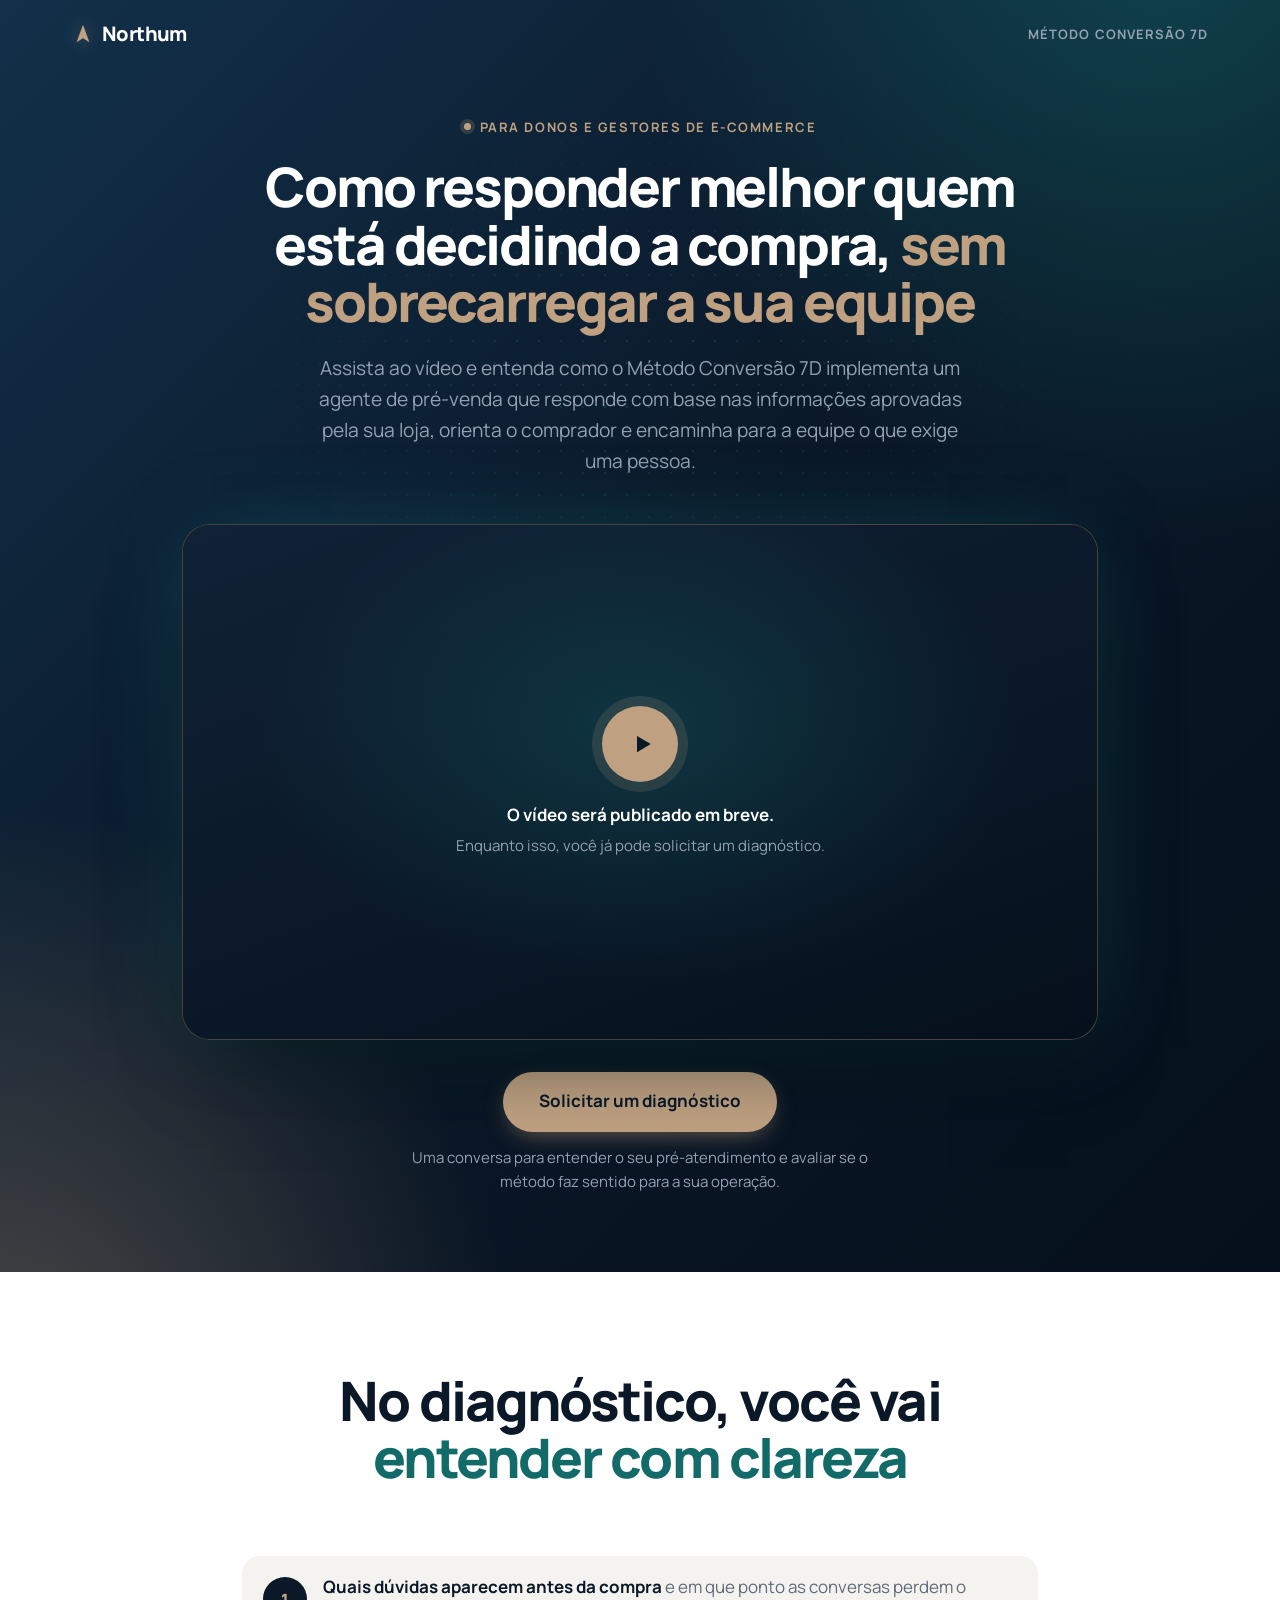
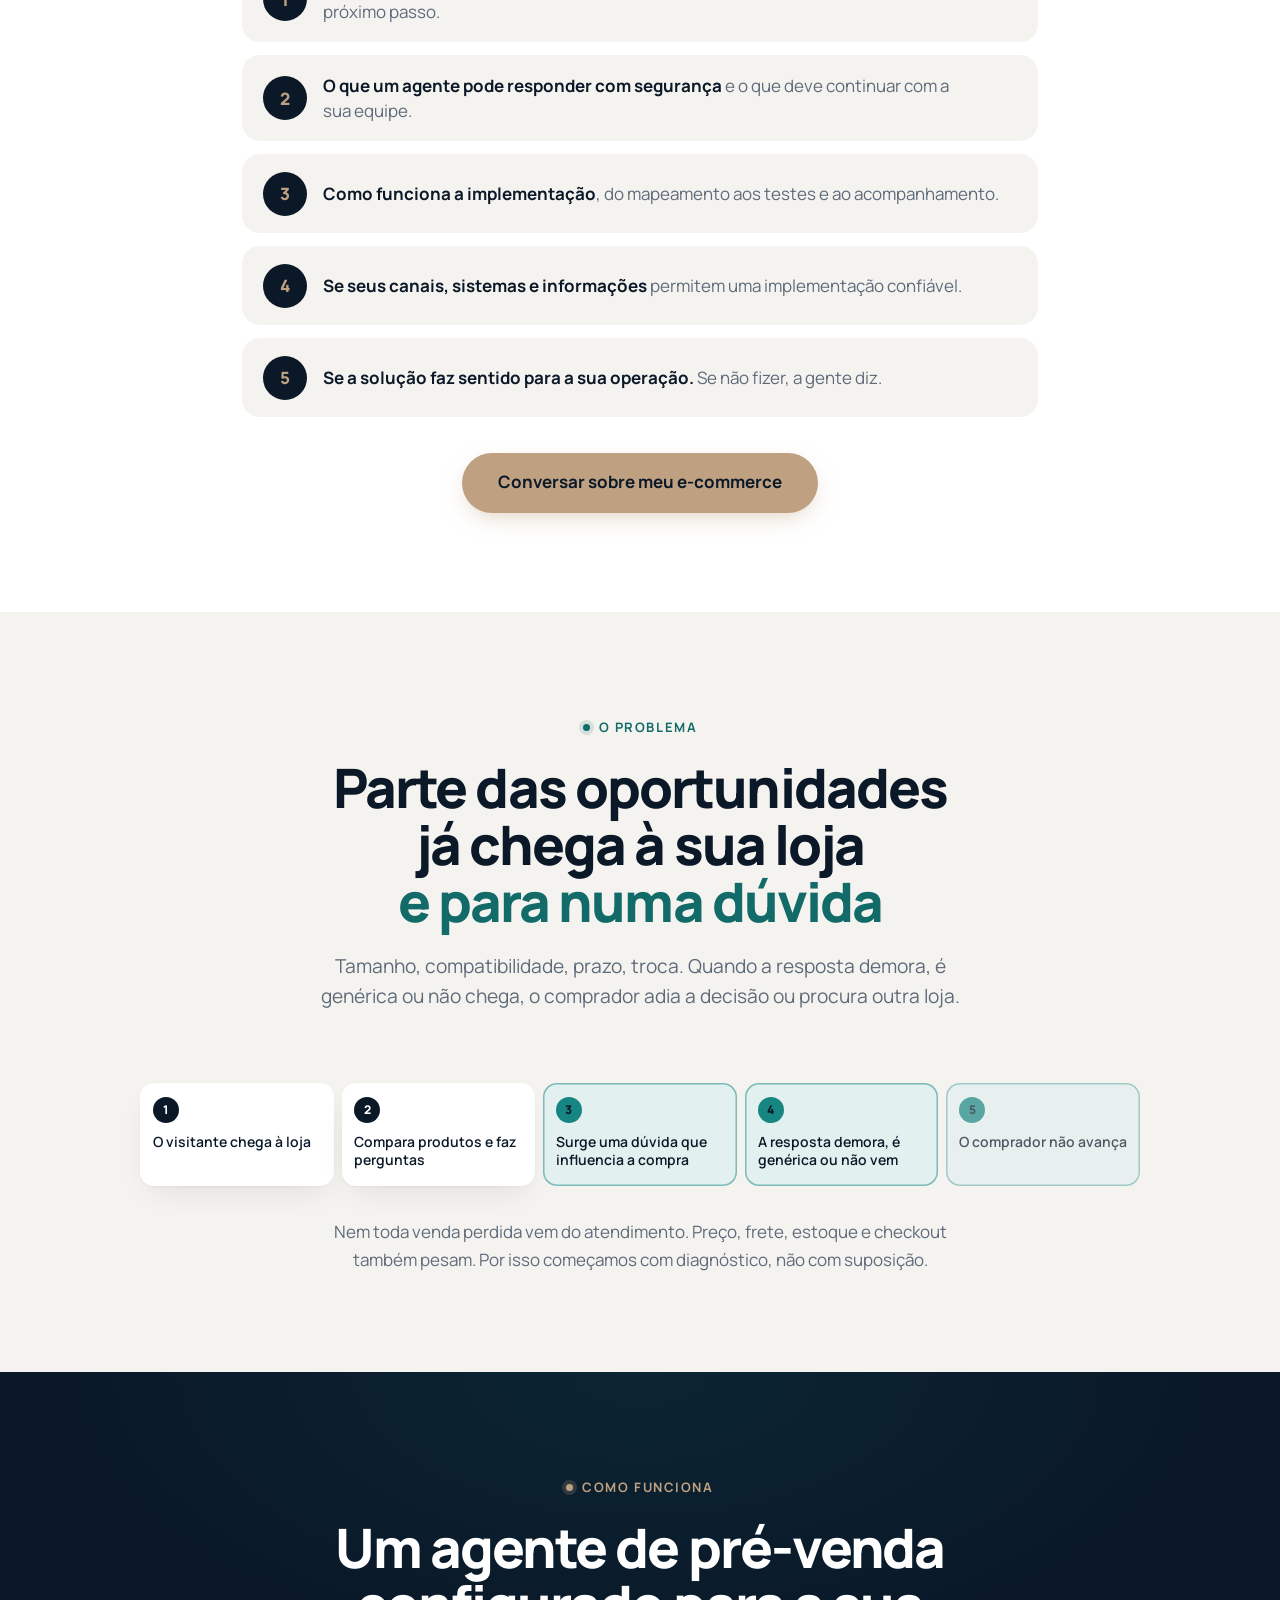
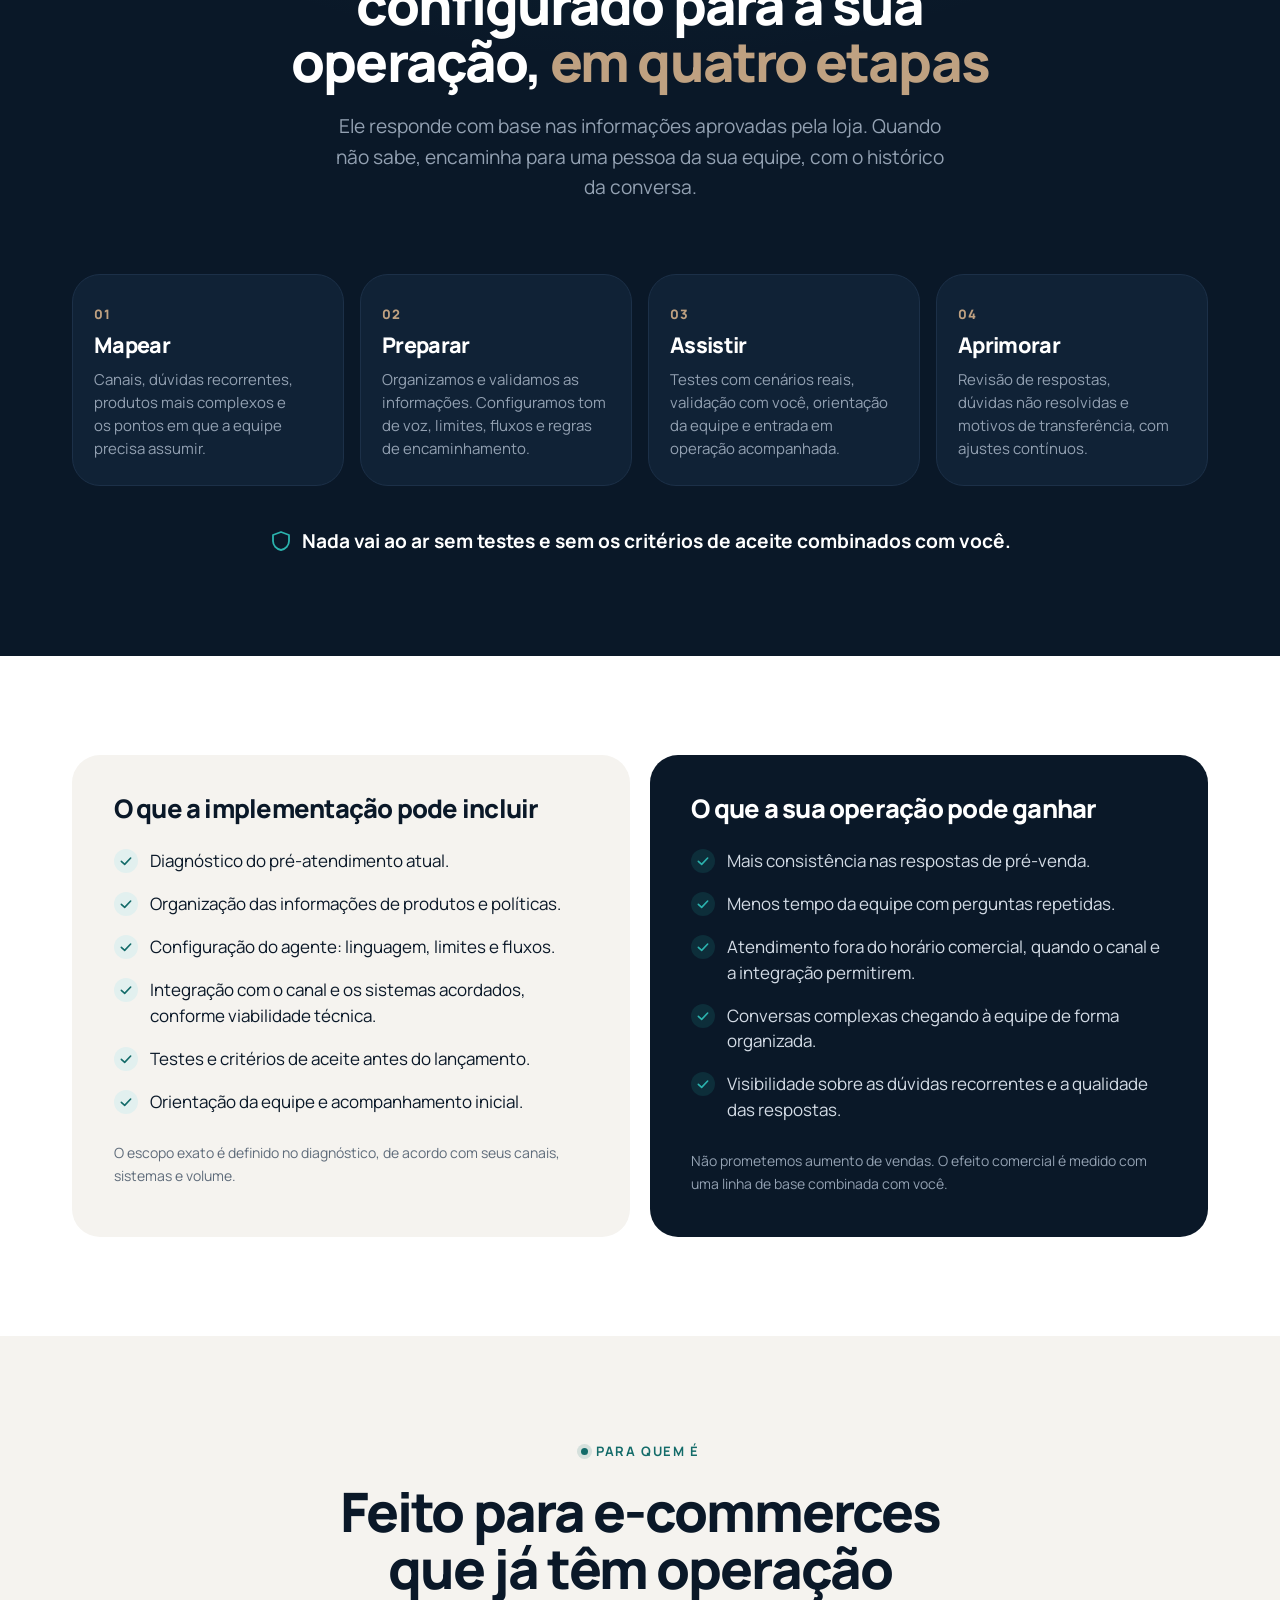
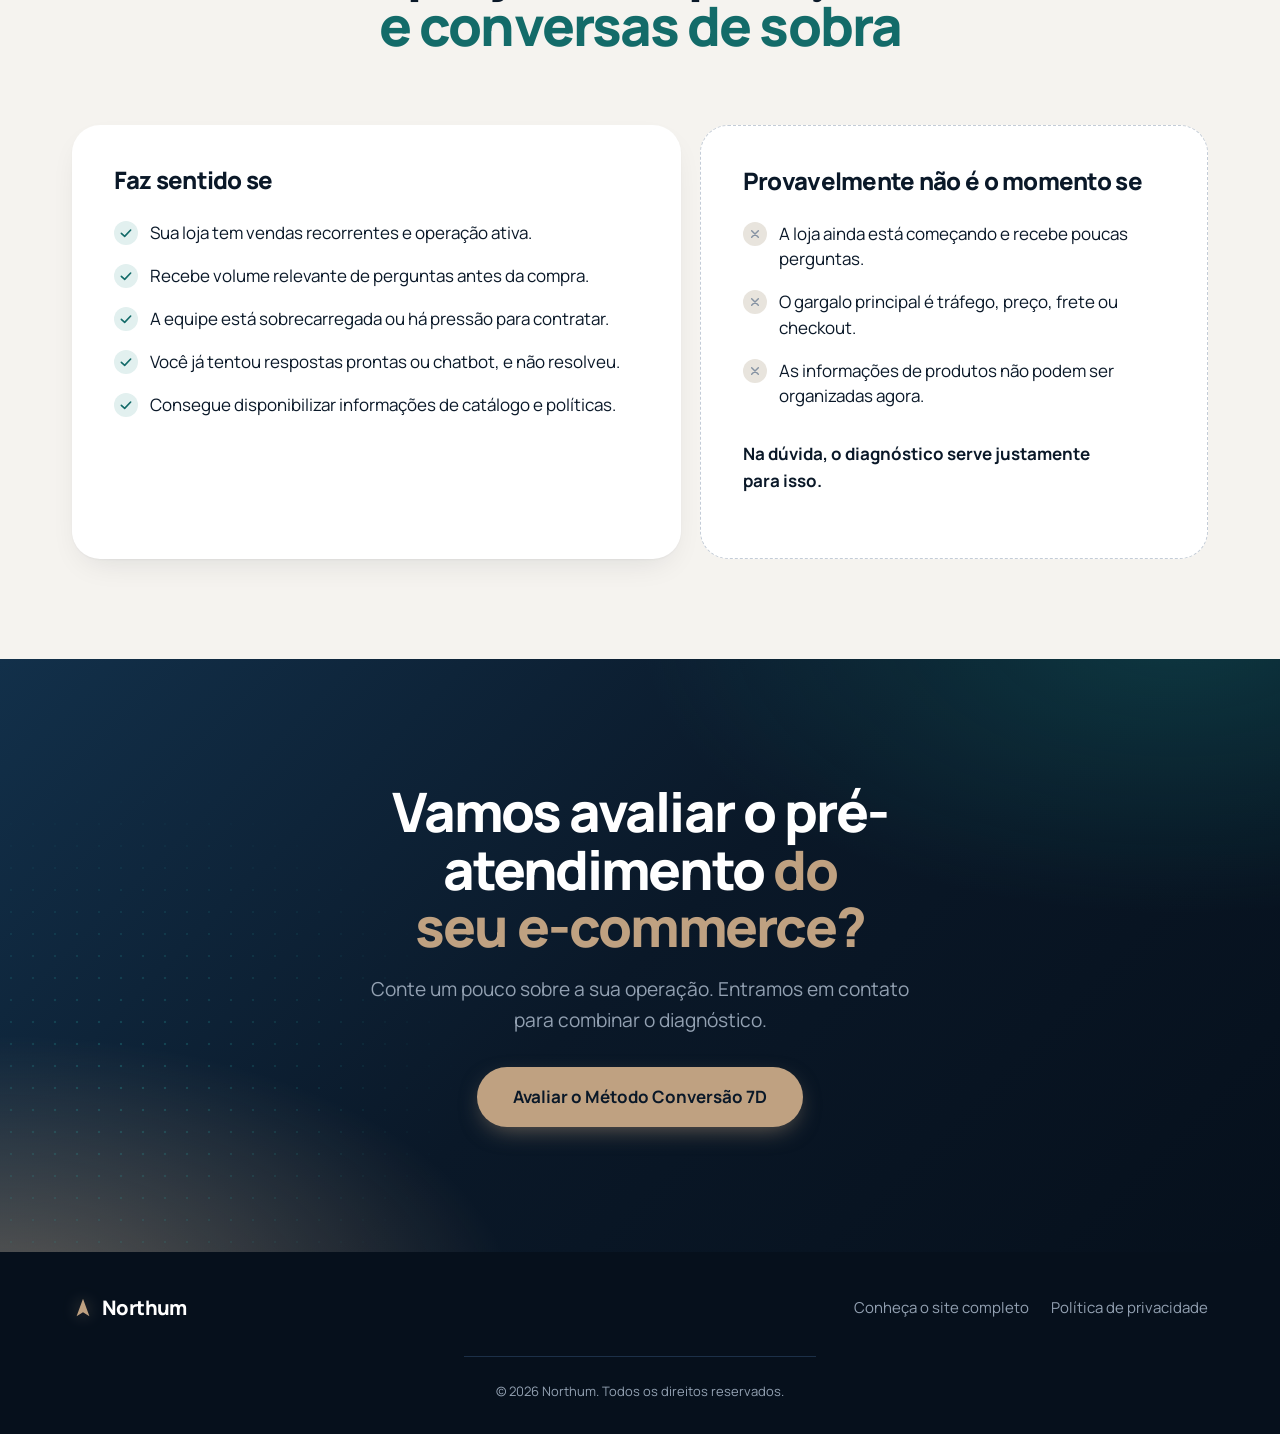
<file: vsl/index.html>
<!doctype html>
<html lang="pt-BR">
<head>
  <meta charset="utf-8">
  <meta name="viewport" content="width=device-width, initial-scale=1">
  <title>Método Conversão 7D | Assista ao vídeo</title>
  <meta name="description" content="Para donos e gestores de e-commerce: veja como o Método Conversão 7D ajuda a responder quem está decidindo a compra, com informações aprovadas pela loja e encaminhamento para a equipe.">
  <meta property="og:title" content="Método Conversão 7D | Pré-venda assistida para e-commerce">
  <meta property="og:description" content="Assista ao vídeo e entenda como funciona a implementação de um agente de pré-venda para o seu e-commerce.">
  <meta property="og:type" content="website">
  <meta property="og:locale" content="pt_BR">
  <meta name="theme-color" content="#0A1828">
  <link rel="icon" href="../assets/img/favicon.svg" type="image/svg+xml">
  <link rel="preconnect" href="https://fonts.googleapis.com">
  <link rel="preconnect" href="https://fonts.gstatic.com" crossorigin>
  <link href="https://fonts.googleapis.com/css2?family=Manrope:wght@400;500;600;700;800&display=swap" rel="stylesheet">
  <link rel="stylesheet" href="../assets/css/styles.css">
  <link rel="stylesheet" href="../assets/css/vsl.css">
  <script>document.documentElement.classList.add("js");</script>
  <script src="../config.js"></script>
</head>
<body class="vsl-page">
  <a class="skip" href="#conteudo">Pular para o conteúdo</a>

  <svg width="0" height="0" style="position:absolute" aria-hidden="true">
    <symbol id="i-check" viewBox="0 0 24 24"><path d="M5 12.5 10 17 19 7.5" fill="none" stroke="currentColor" stroke-width="2.4" stroke-linecap="round" stroke-linejoin="round"/></symbol>
    <symbol id="i-x" viewBox="0 0 24 24"><path d="M7 7l10 10M17 7 7 17" fill="none" stroke="currentColor" stroke-width="2.2" stroke-linecap="round"/></symbol>
    <symbol id="i-play" viewBox="0 0 24 24"><path d="M8 5.5v13l11-6.5z" fill="currentColor"/></symbol>
    <symbol id="i-shield" viewBox="0 0 24 24"><path d="M12 3l8 3v6c0 4.5-3.4 8.3-8 9-4.6-.7-8-4.5-8-9V6z" fill="none" stroke="currentColor" stroke-width="1.8" stroke-linejoin="round"/></symbol>
    <symbol id="i-close" viewBox="0 0 24 24"><path d="M6 6l12 12M18 6 6 18" fill="none" stroke="currentColor" stroke-width="2" stroke-linecap="round"/></symbol>
  </svg>

  <header class="vsl-header">
    <div class="wrap vsl-header-inner">
      <a class="brand" href="../" aria-label="Ir para o site da Northum">
        <svg class="brand-mark" viewBox="0 0 24 24" aria-hidden="true"><path d="M12 2 19 21 12 16.5 5 21Z"/></svg>
        <span data-config="NOME_EMPRESA">Northum</span>
      </a>
      <span class="vsl-header-tag">Método Conversão 7D</span>
    </div>
  </header>

  <main id="conteudo">

    <!-- ============ 1. Primeira dobra: promessa + vídeo + CTA ============ -->
    <section class="vsl-hero">
      <div class="hero-dots" aria-hidden="true"></div>
      <div class="wrap vsl-hero-inner">
        <p class="eyebrow">Para donos e gestores de e-commerce</p>
        <h1>Como responder melhor quem está decidindo a compra, <span class="hl">sem sobrecarregar a sua equipe</span></h1>
        <p class="vsl-sub">Assista ao vídeo e entenda como o Método Conversão 7D implementa um agente de pré-venda que responde com base nas informações aprovadas pela sua loja, orienta o comprador e encaminha para a equipe o que exige uma pessoa.</p>

        <div class="vsl-player" id="vsl-player">
          <!-- O vídeo é inserido pelo vsl.js a partir de VSL_URL (config.js). -->
          <div class="vsl-placeholder" id="vsl-placeholder">
            <span class="vsl-play" aria-hidden="true"><svg><use href="#i-play"/></svg></span>
            <p><b>O vídeo será publicado em breve.</b></p>
            <p>Enquanto isso, você já pode solicitar um diagnóstico.</p>
          </div>
        </div>

        <div class="vsl-cta" id="vsl-cta">
          <button class="btn btn-primary btn-lg js-open-diag" type="button" data-cta="vsl-video">Solicitar um diagnóstico</button>
          <p class="vsl-cta-note">Uma conversa para entender o seu pré-atendimento e avaliar se o método faz sentido para a sua operação.</p>
        </div>
      </div>
    </section>

    <!-- ============ 2. O que você vê no diagnóstico ============ -->
    <section class="section white vsl-section">
      <div class="wrap vsl-narrow">
        <div class="head-center reveal">
          <h2>No diagnóstico, você vai <span class="hl">entender com clareza</span></h2>
        </div>
        <ul class="vsl-benefits">
          <li class="reveal"><span class="vb-n">1</span><p><b>Quais dúvidas aparecem antes da compra</b> e em que ponto as conversas perdem o próximo passo.</p></li>
          <li class="reveal"><span class="vb-n">2</span><p><b>O que um agente pode responder com segurança</b> e o que deve continuar com a sua equipe.</p></li>
          <li class="reveal"><span class="vb-n">3</span><p><b>Como funciona a implementação</b>, do mapeamento aos testes e ao acompanhamento.</p></li>
          <li class="reveal"><span class="vb-n">4</span><p><b>Se seus canais, sistemas e informações</b> permitem uma implementação confiável.</p></li>
          <li class="reveal"><span class="vb-n">5</span><p><b>Se a solução faz sentido para a sua operação.</b> Se não fizer, a gente diz.</p></li>
        </ul>
        <div class="vsl-inline-cta reveal">
          <button class="btn btn-primary btn-lg js-open-diag" type="button" data-cta="vsl-diagnostico">Conversar sobre meu e-commerce</button>
        </div>
      </div>
    </section>

    <!-- ============ 3. O problema ============ -->
    <section class="section soft vsl-section">
      <div class="wrap">
        <div class="head-center reveal">
          <p class="eyebrow eyebrow-dark">O problema</p>
          <h2>Parte das oportunidades já chega à sua loja <span class="hl">e para numa dúvida</span></h2>
          <p>Tamanho, compatibilidade, prazo, troca. Quando a resposta demora, é genérica ou não chega, o comprador adia a decisão ou procura outra loja.</p>
        </div>
        <ol class="leak-track vsl-leak reveal">
          <li><span>1</span>O visitante chega à loja</li>
          <li><span>2</span>Compara produtos e faz perguntas</li>
          <li class="lz"><span>3</span>Surge uma dúvida que influencia a compra</li>
          <li class="lz"><span>4</span>A resposta demora, é genérica ou não vem</li>
          <li class="lz lz-end"><span>5</span>O comprador não avança</li>
        </ol>
        <p class="vsl-note reveal">Nem toda venda perdida vem do atendimento. Preço, frete, estoque e checkout também pesam. Por isso começamos com diagnóstico, não com suposição.</p>
      </div>
    </section>

    <!-- ============ 4. Como funciona ============ -->
    <section class="section dark vsl-section" id="como-funciona">
      <div class="wrap">
        <div class="head-center reveal">
          <p class="eyebrow">Como funciona</p>
          <h2>Um agente de pré-venda configurado para a sua operação, <span class="hl">em quatro etapas</span></h2>
          <p>Ele responde com base nas informações aprovadas pela loja. Quando não sabe, encaminha para uma pessoa da sua equipe, com o histórico da conversa.</p>
        </div>
        <ol class="vsl-steps">
          <li class="reveal"><span class="step-n">01</span><h3>Mapear</h3><p>Canais, dúvidas recorrentes, produtos mais complexos e os pontos em que a equipe precisa assumir.</p></li>
          <li class="reveal"><span class="step-n">02</span><h3>Preparar</h3><p>Organizamos e validamos as informações. Configuramos tom de voz, limites, fluxos e regras de encaminhamento.</p></li>
          <li class="reveal"><span class="step-n">03</span><h3>Assistir</h3><p>Testes com cenários reais, validação com você, orientação da equipe e entrada em operação acompanhada.</p></li>
          <li class="reveal"><span class="step-n">04</span><h3>Aprimorar</h3><p>Revisão de respostas, dúvidas não resolvidas e motivos de transferência, com ajustes contínuos.</p></li>
        </ol>
        <p class="steps-note reveal"><svg><use href="#i-shield"/></svg>Nada vai ao ar sem testes e sem os critérios de aceite combinados com você.</p>
      </div>
    </section>

    <!-- ============ 5. O que inclui + benefícios possíveis ============ -->
    <section class="section white vsl-section">
      <div class="wrap vsl-two">
        <div class="vsl-card reveal">
          <h2 class="vsl-h-sm">O que a implementação pode incluir</h2>
          <ul class="ticks">
            <li><svg><use href="#i-check"/></svg>Diagnóstico do pré-atendimento atual.</li>
            <li><svg><use href="#i-check"/></svg>Organização das informações de produtos e políticas.</li>
            <li><svg><use href="#i-check"/></svg>Configuração do agente: linguagem, limites e fluxos.</li>
            <li><svg><use href="#i-check"/></svg>Integração com o canal e os sistemas acordados, conforme viabilidade técnica.</li>
            <li><svg><use href="#i-check"/></svg>Testes e critérios de aceite antes do lançamento.</li>
            <li><svg><use href="#i-check"/></svg>Orientação da equipe e acompanhamento inicial.</li>
          </ul>
          <p class="vsl-fine">O escopo exato é definido no diagnóstico, de acordo com seus canais, sistemas e volume.</p>
        </div>
        <div class="vsl-card vsl-card-dark reveal">
          <h2 class="vsl-h-sm">O que a sua operação pode ganhar</h2>
          <ul class="ticks">
            <li><svg><use href="#i-check"/></svg>Mais consistência nas respostas de pré-venda.</li>
            <li><svg><use href="#i-check"/></svg>Menos tempo da equipe com perguntas repetidas.</li>
            <li><svg><use href="#i-check"/></svg>Atendimento fora do horário comercial, quando o canal e a integração permitirem.</li>
            <li><svg><use href="#i-check"/></svg>Conversas complexas chegando à equipe de forma organizada.</li>
            <li><svg><use href="#i-check"/></svg>Visibilidade sobre as dúvidas recorrentes e a qualidade das respostas.</li>
          </ul>
          <p class="vsl-fine">Não prometemos aumento de vendas. O efeito comercial é medido com uma linha de base combinada com você.</p>
        </div>
      </div>
    </section>

    <!-- ============ 6. Para quem é ============ -->
    <section class="section soft vsl-section">
      <div class="wrap">
        <div class="head-center reveal">
          <p class="eyebrow eyebrow-dark">Para quem é</p>
          <h2>Feito para e-commerces que já têm operação <span class="hl">e conversas de sobra</span></h2>
        </div>
        <div class="fit">
          <article class="fit-card fit-yes reveal">
            <h3>Faz sentido se</h3>
            <ul class="ticks">
              <li><svg><use href="#i-check"/></svg>Sua loja tem vendas recorrentes e operação ativa.</li>
              <li><svg><use href="#i-check"/></svg>Recebe volume relevante de perguntas antes da compra.</li>
              <li><svg><use href="#i-check"/></svg>A equipe está sobrecarregada ou há pressão para contratar.</li>
              <li><svg><use href="#i-check"/></svg>Você já tentou respostas prontas ou chatbot, e não resolveu.</li>
              <li><svg><use href="#i-check"/></svg>Consegue disponibilizar informações de catálogo e políticas.</li>
            </ul>
          </article>
          <article class="fit-card fit-no reveal">
            <h3>Provavelmente não é o momento se</h3>
            <ul class="ticks ticks-x">
              <li><svg><use href="#i-x"/></svg>A loja ainda está começando e recebe poucas perguntas.</li>
              <li><svg><use href="#i-x"/></svg>O gargalo principal é tráfego, preço, frete ou checkout.</li>
              <li><svg><use href="#i-x"/></svg>As informações de produtos não podem ser organizadas agora.</li>
            </ul>
            <p class="fit-close">Na dúvida, o diagnóstico serve justamente para isso.</p>
          </article>
        </div>
      </div>
    </section>

    <!-- ============ 7. CTA final ============ -->
    <section class="section diag-section vsl-final">
      <div class="hero-dots dots-left" aria-hidden="true"></div>
      <div class="wrap vsl-final-inner reveal">
        <h2>Vamos avaliar o pré-atendimento <span class="hl">do seu e-commerce?</span></h2>
        <p>Conte um pouco sobre a sua operação. Entramos em contato para combinar o diagnóstico.</p>
        <button class="btn btn-primary btn-lg js-open-diag" type="button" data-cta="vsl-final">Avaliar o Método Conversão 7D</button>
        <p class="vsl-final-alt is-hidden" data-show-if="whatsapp">Prefere conversar direto? <a href="#" class="js-whatsapp" data-cta="vsl-whatsapp">Falar no WhatsApp</a></p>
      </div>
    </section>

  </main>

  <footer class="site-footer vsl-footer">
    <div class="wrap vsl-footer-inner">
      <a class="brand" href="../">
        <svg class="brand-mark" viewBox="0 0 24 24" aria-hidden="true"><path d="M12 2 19 21 12 16.5 5 21Z"/></svg>
        <span data-config="NOME_EMPRESA">Northum</span>
      </a>
      <nav aria-label="Rodapé" class="vsl-footer-nav">
        <a href="../">Conheça o site completo</a>
        <a href="../privacidade.html">Política de privacidade</a>
      </nav>
    </div>
    <p class="wrap footer-copy">© <span id="ano"></span> <span data-config="NOME_EMPRESA">Northum</span>. Todos os direitos reservados.</p>
  </footer>

  <!-- ============ Formulário de diagnóstico (janela) ============ -->
  <dialog class="vsl-dialog" id="diag-dialog" aria-labelledby="diag-title">
    <form class="form" id="diag-form" novalidate>
      <div class="vsl-dialog-head">
        <h2 class="form-title" id="diag-title">Solicite seu diagnóstico</h2>
        <button class="vsl-close" type="button" id="diag-close" aria-label="Fechar"><svg><use href="#i-close"/></svg></button>
      </div>
      <div class="field">
        <label for="f-nome">Nome</label>
        <input id="f-nome" name="nome" type="text" autocomplete="name" required>
        <p class="err" id="e-nome"></p>
      </div>
      <div class="field-row">
        <div class="field">
          <label for="f-contato">E-mail ou WhatsApp</label>
          <input id="f-contato" name="contato" type="text" autocomplete="email" required>
          <p class="err" id="e-contato"></p>
        </div>
        <div class="field">
          <label for="f-loja">Nome da loja ou site</label>
          <input id="f-loja" name="loja" type="text" autocomplete="organization" required>
          <p class="err" id="e-loja"></p>
        </div>
      </div>
      <div class="field-row">
        <div class="field">
          <label for="f-papel">Seu papel</label>
          <select id="f-papel" name="papel" required>
            <option value="">Selecione</option>
            <option>Proprietário(a)</option>
            <option>Gestor(a) comercial ou de e-commerce</option>
            <option>Responsável pelo atendimento</option>
            <option>Outro</option>
          </select>
          <p class="err" id="e-papel"></p>
        </div>
        <div class="field">
          <label for="f-volume">Conversas de pré-venda por mês</label>
          <select id="f-volume" name="volume" required>
            <option value="">Selecione</option>
            <option>Até 300</option>
            <option>De 300 a 1.000</option>
            <option>De 1.000 a 3.000</option>
            <option>Mais de 3.000</option>
            <option>Não sei</option>
          </select>
          <p class="err" id="e-volume"></p>
        </div>
      </div>
      <div class="field field-check">
        <input id="f-lgpd" name="lgpd" type="checkbox" required>
        <label for="f-lgpd">Concordo com o uso dos meus dados para contato sobre o diagnóstico, conforme a <a href="../privacidade.html">política de privacidade</a>.</label>
        <p class="err" id="e-lgpd"></p>
      </div>
      <button class="btn btn-primary btn-block" type="submit">Solicitar diagnóstico</button>
      <p class="form-status" id="form-status" role="status" aria-live="polite"></p>
    </form>
  </dialog>

  <script src="../assets/js/vsl.js"></script>
</body>
</html>
</file>
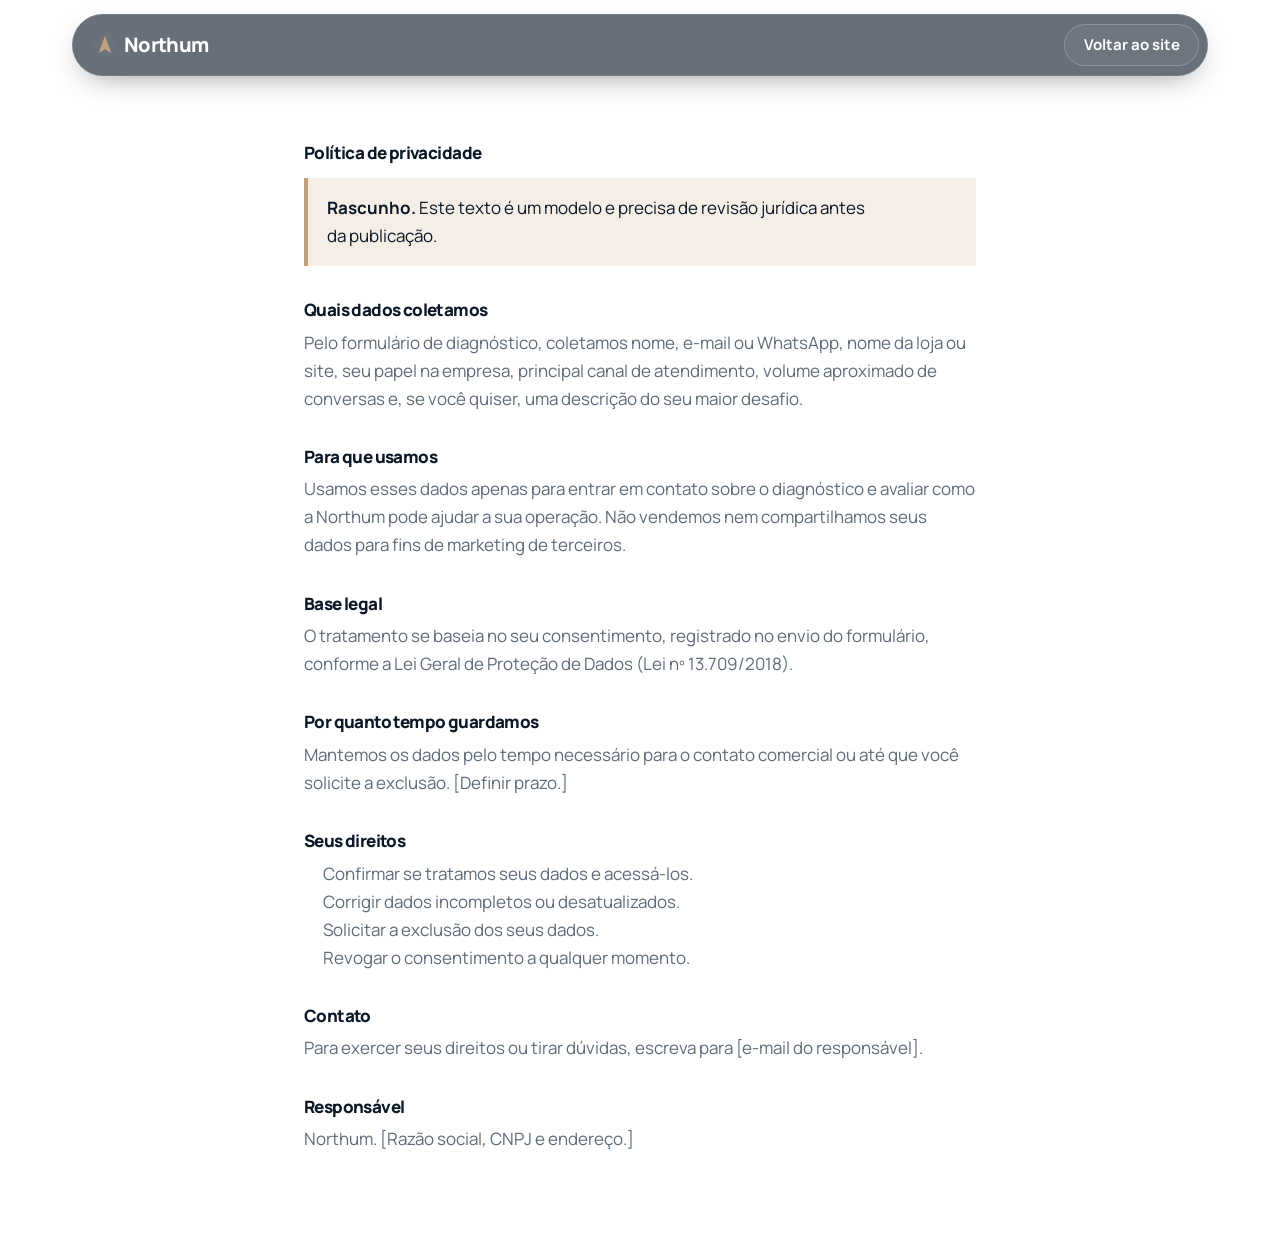
<file: privacidade.html>
<!doctype html>
<html lang="pt-BR">
<head>
  <meta charset="utf-8">
  <meta name="viewport" content="width=device-width, initial-scale=1">
  <title>Política de privacidade | Northum</title>
  <meta name="robots" content="noindex">
  <link rel="icon" href="assets/img/favicon.svg" type="image/svg+xml">
  <link rel="preconnect" href="https://fonts.googleapis.com">
  <link rel="preconnect" href="https://fonts.gstatic.com" crossorigin>
  <link href="https://fonts.googleapis.com/css2?family=Manrope:wght@400;500;600;700;800&display=swap" rel="stylesheet">
  <link rel="stylesheet" href="assets/css/styles.css">
  <script src="config.js"></script>
  <style>
    .legal { padding: 9rem 0 5rem; background: var(--white); }
    body { background: var(--night); }
    .legal .wrap { max-width: 46rem; }
    .legal h1 { font-size: var(--fs-xl); margin-bottom: 1rem; }
    .legal h2 { font-size: var(--fs-md); margin: 2.2rem 0 .6rem; }
    .legal p, .legal li { color: var(--slate); line-height: 1.65; }
    .legal ul { padding-left: 1.2rem; }
    .draft { padding: 1rem 1.2rem; border-left: 4px solid var(--team); background: var(--team-soft); color: var(--ink) !important; border-radius: var(--radius-s); margin-bottom: 2rem; }
    .legal-top { background: var(--night); height: 96px; }
  </style>
</head>
<body>
  <header class="site-header">
    <div class="header-bar">
      <a class="brand" href="index.html">
        <svg class="brand-mark" viewBox="0 0 24 24" aria-hidden="true"><path d="M12 2 19 21 12 16.5 5 21Z"/></svg>
        <span data-config="NOME_EMPRESA">Northum</span>
      </a>
      <a class="btn btn-ghost btn-sm" href="index.html" style="margin-left:auto">Voltar ao site</a>
    </div>
  </header>

  <main class="legal">
    <div class="wrap">
      <h1>Política de privacidade</h1>
      <p class="draft"><strong>Rascunho.</strong> Este texto é um modelo e precisa de revisão jurídica antes da publicação.</p>

      <h2>Quais dados coletamos</h2>
      <p>Pelo formulário de diagnóstico, coletamos nome, e-mail ou WhatsApp, nome da loja ou site, seu papel na empresa, principal canal de atendimento, volume aproximado de conversas e, se você quiser, uma descrição do seu maior desafio.</p>

      <h2>Para que usamos</h2>
      <p>Usamos esses dados apenas para entrar em contato sobre o diagnóstico e avaliar como a Northum pode ajudar a sua operação. Não vendemos nem compartilhamos seus dados para fins de marketing de terceiros.</p>

      <h2>Base legal</h2>
      <p>O tratamento se baseia no seu consentimento, registrado no envio do formulário, conforme a Lei Geral de Proteção de Dados (Lei nº 13.709/2018).</p>

      <h2>Por quanto tempo guardamos</h2>
      <p>Mantemos os dados pelo tempo necessário para o contato comercial ou até que você solicite a exclusão. [Definir prazo.]</p>

      <h2>Seus direitos</h2>
      <ul>
        <li>Confirmar se tratamos seus dados e acessá-los.</li>
        <li>Corrigir dados incompletos ou desatualizados.</li>
        <li>Solicitar a exclusão dos seus dados.</li>
        <li>Revogar o consentimento a qualquer momento.</li>
      </ul>

      <h2>Contato</h2>
      <p>Para exercer seus direitos ou tirar dúvidas, escreva para <span id="privacy-email">[e-mail do responsável]</span>.</p>

      <h2>Responsável</h2>
      <p><span data-config="NOME_EMPRESA">Northum</span>. [Razão social, CNPJ e endereço.]</p>
    </div>
  </main>

  <script>
    (function () {
      var C = window.SITE_CONFIG || {};
      document.querySelectorAll("[data-config]").forEach(function (el) {
        var v = C[el.getAttribute("data-config")];
        if (v) el.textContent = v;
      });
      if (C.EMAIL_CONTATO) document.getElementById("privacy-email").textContent = C.EMAIL_CONTATO;
    })();
  </script>
</body>
</html>
</file>
<file: assets/css/styles.css>
/* =========================================================
   Tokens
   ========================================================= */
:root {
  --night: #0A1828;       /* azul clássico escuro: fundo escuro principal */
  --night-2: #102236;     /* cards sobre o escuro */
  --night-3: #16304A;
  --ink: #0A1828;         /* texto em fundo claro */
  --white: #FFFFFF;
  --soft: #F5F3EF;        /* seções claras alternadas, levemente quentes */
  --slate: #5E6B7A;       /* texto secundário no claro */
  --mute: #93A1B2;        /* texto secundário no escuro */
  --accent: #178582;      /* turquesa: o agente, ícones, marcadores */
  --accent-on-dark: #2BB3AE;
  --accent-deep: #136B69; /* turquesa legível no claro */
  --accent-soft: #E2F0EF;
  --gold: #BFA181;        /* dourado: ação, destaque, equipe humana */
  --gold-deep: #8A6E4B;
  --gold-soft: #F4EEE6;
  --team: #BFA181;
  --team-deep: #8A6E4B;
  --team-soft: #F4EEE6;
  --line: #E8E4DD;
  --line-dark: #1C3048;

  --font: "Manrope", system-ui, -apple-system, "Segoe UI", sans-serif;

  --fs-h1: clamp(2.4rem, 1.4rem + 3.4vw, 4rem);
  --fs-h2: clamp(2rem, 1.3rem + 2.8vw, 3.4rem);
  --fs-h3: 1.25rem;
  --fs-lead: clamp(1.0625rem, 1rem + .3vw, 1.2rem);

  --wrap: 1200px;
  --gutter: clamp(1rem, 4vw, 2rem);
  --section-y: clamp(4.5rem, 3rem + 6vw, 8.5rem);
  --r-s: 10px;
  --r-m: 18px;
  --r-l: 28px;
  --shadow-card: 0 1px 2px rgba(10, 24, 40, .04), 0 12px 32px -12px rgba(10, 24, 40, .12);
  --shadow-lift: 0 40px 80px -30px rgba(0, 0, 0, .6);
}

/* =========================================================
   Base
   ========================================================= */
*, *::before, *::after { box-sizing: border-box; }
html { scroll-behavior: smooth; scroll-padding-top: 96px; -webkit-text-size-adjust: 100%; }
body { margin: 0; font-family: var(--font); font-size: 1.0625rem; line-height: 1.6; color: var(--ink); background: var(--white); -webkit-font-smoothing: antialiased; }
img, svg { display: block; max-width: 100%; }
h1, h2, h3 { margin: 0; font-weight: 800; letter-spacing: -.035em; line-height: 1.05; text-wrap: balance; }
h3 { letter-spacing: -.02em; line-height: 1.2; }
p { margin: 0; text-wrap: pretty; }
ul, ol { margin: 0; padding: 0; list-style: none; }
a { color: inherit; }
:focus-visible { outline: 3px solid var(--accent); outline-offset: 3px; border-radius: 6px; }
.wrap { width: 100%; max-width: var(--wrap); margin-inline: auto; padding-inline: var(--gutter); }
.sr-only { position: absolute; width: 1px; height: 1px; overflow: hidden; clip: rect(0 0 0 0); white-space: nowrap; }
.skip { position: absolute; left: 1rem; top: -100px; z-index: 100; background: var(--accent); color: var(--ink); padding: .6rem 1rem; border-radius: var(--r-s); font-weight: 700; }
.skip:focus { top: 1rem; }

.section { position: relative; padding-block: var(--section-y); }
.white { background: var(--white); }
.soft { background: var(--soft); }
.dark { background: var(--night); color: var(--white); }

.hl { color: var(--accent-deep); }
.dark .hl, .hero .hl, .question .hl, .diag-section .hl { color: var(--gold); }

.eyebrow { display: inline-flex; align-items: center; gap: .55rem; margin-bottom: 1.3rem; font-size: .8125rem; font-weight: 700; letter-spacing: .12em; text-transform: uppercase; color: var(--gold); }
.eyebrow::before { content: ""; width: 7px; height: 7px; border-radius: 50%; background: currentColor; box-shadow: 0 0 0 4px rgba(191, 161, 129, .2); }
.eyebrow-dark { color: var(--accent-deep); }
.eyebrow-dark::before { box-shadow: 0 0 0 4px rgba(19, 107, 105, .14); }

.head-center { max-width: 52rem; margin: 0 auto clamp(3rem, 2rem + 3vw, 4.5rem); text-align: center; }
.head-center h2 { font-size: var(--fs-h2); }
.head-center p:not(.eyebrow) { margin: 1.3rem auto 0; max-width: 42rem; font-size: var(--fs-lead); color: var(--slate); }
.dark .head-center p:not(.eyebrow) { color: var(--mute); }

/* =========================================================
   Botões
   ========================================================= */
.btn { display: inline-flex; align-items: center; justify-content: center; gap: .5rem; min-height: 52px; padding: .85rem 1.6rem; font: 700 1rem/1.2 var(--font); text-decoration: none; border-radius: 999px; border: 1.5px solid transparent; cursor: pointer; transition: transform .15s, box-shadow .2s, background-color .2s, border-color .2s; }
.btn-primary { background: var(--gold); color: #0A1828; box-shadow: 0 8px 24px -8px rgba(191, 161, 129, .6); }
.btn-primary:hover { background: #CDB396; transform: translateY(-1px); box-shadow: 0 12px 30px -8px rgba(191, 161, 129, .75); }
.btn-ghost { border-color: rgba(255, 255, 255, .22); color: var(--white); background: rgba(255, 255, 255, .04); }
.btn-ghost:hover { border-color: rgba(255, 255, 255, .5); background: rgba(255, 255, 255, .08); }
.btn-sm { min-height: 42px; padding: .5rem 1.15rem; font-size: .9375rem; }
.btn-block { width: 100%; }
.btn[disabled] { opacity: .6; cursor: progress; }

/* =========================================================
   Header flutuante
   ========================================================= */
.site-header { position: fixed; inset: 14px 0 auto; z-index: 50; padding-inline: var(--gutter); pointer-events: none; }
.header-bar {
  pointer-events: auto; max-width: calc(var(--wrap) - 2 * var(--gutter)); margin: 0 auto; height: 62px;
  display: flex; align-items: center; gap: 1.5rem; padding: 0 .5rem 0 1.3rem;
  border-radius: 999px; color: var(--white);
  background: rgba(10, 24, 40, .62); border: 1px solid rgba(255, 255, 255, .1);
  backdrop-filter: blur(16px) saturate(140%); -webkit-backdrop-filter: blur(16px) saturate(140%);
  box-shadow: 0 10px 30px -12px rgba(0, 0, 0, .45);
  transition: background-color .25s;
}
.site-header.scrolled .header-bar { background: rgba(10, 24, 40, .9); }
.site-header { transition: transform .3s ease, opacity .3s ease; }
.site-header.is-hidden { transform: translateY(calc(-100% - 20px)); opacity: 0; }
.brand { display: inline-flex; align-items: center; gap: .5rem; font-weight: 800; font-size: 1.25rem; letter-spacing: -.03em; text-decoration: none; }
.brand-mark { width: 22px; height: 22px; fill: var(--gold); flex: none; filter: drop-shadow(0 0 8px rgba(191, 161, 129, .45)); }
.nav { display: flex; gap: 1.6rem; margin-left: auto; }
.nav a { text-decoration: none; font-size: .9375rem; font-weight: 600; color: var(--mute); transition: color .15s; }
.nav a:hover { color: var(--white); }
.nav-toggle { display: none; }

@media (max-width: 1020px) {
  .nav { display: none; }
  .header-cta { margin-left: auto; }
  .nav-toggle { display: inline-flex; flex-direction: column; justify-content: center; gap: 6px; width: 46px; height: 46px; padding: 0 12px; background: rgba(255,255,255,.06); border: 0; border-radius: 50%; cursor: pointer; }
  .nav-toggle span { display: block; height: 2px; background: var(--white); border-radius: 2px; transition: transform .2s; }
  .nav-toggle[aria-expanded="true"] span:first-child { transform: translateY(4px) rotate(45deg); }
  .nav-toggle[aria-expanded="true"] span:last-child { transform: translateY(-4px) rotate(-45deg); }
  .nav.open {
    display: flex; flex-direction: column; gap: 0; position: absolute; top: 72px; left: var(--gutter); right: var(--gutter);
    padding: .6rem 1.3rem 1rem; border-radius: var(--r-m); background: rgba(10, 24, 40, .97); border: 1px solid rgba(255,255,255,.1); box-shadow: var(--shadow-lift);
  }
  .nav.open a { padding: .9rem 0; border-bottom: 1px solid var(--line-dark); color: var(--white); font-size: 1.0625rem; }
  .nav.open a:last-child { border-bottom: 0; }
}
@media (max-width: 480px) {
  .header-cta { display: none; }
  .nav-toggle { margin-left: auto; }
  .header-bar { padding-left: 1.1rem; }
}

/* =========================================================
   Hero
   ========================================================= */
.hero {
  position: relative; overflow: hidden; color: var(--white);
  padding: clamp(8rem, 6rem + 6vw, 10.5rem) 0 clamp(3rem, 2rem + 3vw, 4.5rem);
  background:
    radial-gradient(70% 80% at 92% -5%, rgba(23, 133, 130, .38), transparent 60%),
    radial-gradient(65% 75% at 0% 110%, rgba(191, 161, 129, .5), transparent 62%),
    linear-gradient(135deg, #12304A 0%, #0A1828 50%, #06101C 100%);
}
.hero-dots {
  position: absolute; inset: 0; pointer-events: none;
  background-image: radial-gradient(rgba(43, 179, 174, .5) 1.2px, transparent 1.6px);
  background-size: 22px 22px;
  -webkit-mask-image: radial-gradient(34rem 30rem at 76% 42%, #000 0%, rgba(0,0,0,.5) 45%, transparent 75%);
          mask-image: radial-gradient(34rem 30rem at 76% 42%, #000 0%, rgba(0,0,0,.5) 45%, transparent 75%);
  opacity: .55;
}
.hero h1 { font-size: var(--fs-h1); letter-spacing: -.045em; line-height: 1; }
.hero .hl { display: block; }
.lead { margin-top: 1.6rem; font-size: var(--fs-lead); line-height: 1.6; color: var(--mute); max-width: 35rem; }
.actions { display: flex; flex-wrap: wrap; gap: .8rem; margin-top: 2.2rem; }

/* Hero com o vídeo institucional: texto centralizado e o player como peça principal */
.hero-video-inner { position: relative; display: grid; justify-items: center; text-align: center; }
.hero-video h1 { max-width: 20ch; }
.hero-video .lead { max-width: 44rem; margin-inline: auto; }
.hero-video .actions { justify-content: center; }
.hero-player {
  position: relative; width: 100%; max-width: 1040px; margin: clamp(2.2rem, 1.5rem + 2.5vw, 3.2rem) 0 0;
  aspect-ratio: 16 / 9; border-radius: var(--r-l); overflow: hidden; background: #06101C;
  border: 1px solid rgba(191, 161, 129, .35);
  box-shadow: var(--shadow-lift), 0 0 100px -20px rgba(23, 133, 130, .45);
}
.hero-player video { display: block; width: 100%; height: 100%; object-fit: cover; background: #06101C; }
.hero-play {
  position: absolute; left: clamp(12px, 3%, 32px); bottom: clamp(12px, 5%, 36px);
  display: inline-flex; align-items: center; gap: .9rem; padding: .55rem 1.4rem .55rem .55rem;
  border: 1px solid rgba(255, 255, 255, .16); border-radius: 999px; cursor: pointer;
  background: rgba(6, 16, 28, .78); color: var(--white); font: inherit; text-align: left;
  backdrop-filter: blur(10px); -webkit-backdrop-filter: blur(10px);
  box-shadow: 0 18px 40px -12px rgba(0, 0, 0, .6);
  transition: background-color .2s, transform .2s;
}
.hero-play:hover { background: rgba(6, 16, 28, .92); transform: translateY(-2px); }
.hero-play-icon {
  display: grid; place-items: center; width: clamp(44px, 2vw + 36px, 58px); aspect-ratio: 1; border-radius: 50%;
  background: var(--gold); color: var(--night); box-shadow: 0 0 0 6px rgba(191, 161, 129, .18);
}
.hero-play-icon .ic-play { width: 40%; height: 40%; margin-left: 8%; fill: currentColor; }
.hero-play-text { display: grid; font-weight: 800; font-size: 1rem; line-height: 1.25; }
.hero-play-text small { font-size: .8125rem; font-weight: 600; color: #D3DBE5; }
.hero-play:focus-visible { outline: 3px solid var(--gold); outline-offset: 3px; }
.hero-player.is-playing .hero-play { display: none; }
.hero-play .ic-sound, .hero-play .t-sound { display: none; }
.t-play, .t-sound { display: grid; }
/* Prévia muda tocando sozinha: o botão vira "Ativar som" no canto superior, longe das legendas */
.hero-player.is-preview video { cursor: pointer; }
/* Na prévia, o botão fica compacto no canto superior direito, acima dos títulos do vídeo */
.hero-player.is-preview .hero-play { top: clamp(8px, 2.5%, 16px); bottom: auto; left: auto; right: clamp(8px, 2.5%, 20px); gap: .6rem; padding: .3rem 1rem .3rem .3rem; }
.hero-player.is-preview .hero-play-icon { width: 38px; box-shadow: 0 0 0 4px rgba(191, 161, 129, .18); }
.hero-player.is-preview .hero-play-text { font-size: .875rem; }
.hero-player.is-preview .hero-play-text small { font-size: .75rem; }
.hero-player.is-preview .hero-play .ic-play, .hero-player.is-preview .hero-play .t-play { display: none; }
.hero-player.is-preview .hero-play .ic-sound { display: block; }
.hero-player.is-preview .hero-play .t-sound { display: grid; }
.hero-player.is-preview .hero-play-icon { animation: heroPulse 2.4s ease-in-out infinite; }
.hero-play-icon .ic-sound { width: 46%; height: 46%; margin-left: 0; fill: currentColor; }
@keyframes heroPulse { 0%, 100% { box-shadow: 0 0 0 6px rgba(191, 161, 129, .18); } 50% { box-shadow: 0 0 0 12px rgba(191, 161, 129, .05); } }
.hero-player video::cue { font-family: var(--font); font-weight: 600; background: rgba(6, 16, 28, .78); }

.fc-ico { flex: none; width: 34px; height: 34px; border-radius: 10px; display: grid; place-items: center; background: rgba(191, 161, 129,.16); color: var(--team); }
.fc-ico svg { width: 18px; height: 18px; }

.hero-cards { position: relative; display: grid; grid-template-columns: repeat(3, 1fr); gap: 1rem; margin-top: clamp(3rem, 2rem + 3vw, 4.5rem); }
.glass-card { padding: 1.2rem 1.3rem; border-radius: var(--r-m); background: rgba(255,255,255,.035); border: 1px solid rgba(255,255,255,.08); backdrop-filter: blur(8px); -webkit-backdrop-filter: blur(8px); }
.gc-label { display: inline-flex; align-items: center; gap: .45rem; font-size: .9375rem; font-weight: 800; }
.gc-label::before { content: ""; width: 8px; height: 8px; border-radius: 50%; background: var(--mute); }
.gc-agent::before { background: var(--accent); }
.gc-team::before { background: var(--team); }
.gc-ret::before { background: #DCE4EE; }
.glass-card p { margin-top: .4rem; font-size: .9rem; line-height: 1.5; color: var(--mute); }

@media (max-width: 960px) {
  .hero-cards { grid-template-columns: 1fr; }
}
@media (max-width: 640px) {
  .hero-video-inner { justify-items: start; text-align: left; }
  .hero-video .lead { margin-inline: 0; }
  .hero-player { border-radius: var(--r-m); }
  .hero-play { padding: .35rem; left: 10px; bottom: 10px; }
  .hero-play-text { position: absolute; width: 1px; height: 1px; overflow: hidden; clip: rect(0 0 0 0); white-space: nowrap; }
  .hero-play-icon { width: 46px; }
  .hero-player.is-preview .hero-play { top: 6px; right: 6px; padding: .2rem; }
  .hero-player.is-preview .hero-play-icon { width: 32px; box-shadow: none; }
}
@media (max-width: 520px) {
  .actions .btn { flex: 1 1 100%; }
}

/* =========================================================
   Problema
   ========================================================= */
.curve-card { position: relative; padding: clamp(1.4rem, 1rem + 2vw, 2.4rem); border-radius: var(--r-l); background: var(--night); color: var(--white); overflow: hidden; box-shadow: var(--shadow-lift); }
.curve-card::before { content: ""; position: absolute; inset: 0; background: radial-gradient(40rem 20rem at 0% 0%, rgba(23, 133, 130,.14), transparent 60%); pointer-events: none; }
.cc-head { position: relative; display: flex; justify-content: space-between; align-items: center; gap: 1rem; font-size: .8125rem; font-weight: 700; letter-spacing: .1em; text-transform: uppercase; color: var(--mute); }
.pill { flex: none; padding: .25rem .7rem; border-radius: 999px; border: 1px solid rgba(255,255,255,.18); font-size: .72rem; letter-spacing: .04em; text-transform: none; font-weight: 600; }
.curve { position: relative; width: 100%; height: clamp(120px, 18vw, 220px); margin-top: 1.5rem; overflow: visible; }
.curve-line { stroke-dasharray: 1400; stroke-dashoffset: 0; filter: drop-shadow(0 0 10px rgba(23, 133, 130,.55)); }
.curve-card.reveal:not(.in) .curve-line { stroke-dashoffset: 1400; }
.curve-card.in .curve-line { transition: stroke-dashoffset 1.8s ease .2s; }
.curve-points { position: relative; display: grid; grid-template-columns: repeat(4, 1fr); gap: 1rem; margin-top: 1.4rem; padding-top: 1.2rem; border-top: 1px solid var(--line-dark); }
.curve-points li { position: relative; padding-left: 1.1rem; }
.curve-points li::before { content: ""; position: absolute; left: 0; top: .5rem; width: 8px; height: 8px; border-radius: 50%; background: var(--accent); }
.curve-points li:nth-child(2)::before { opacity: .75; } .curve-points li:nth-child(3)::before { opacity: .5; } .curve-points li:nth-child(4)::before { opacity: .3; }
.curve-points b { display: block; font-size: 1.1rem; font-weight: 800; letter-spacing: -.02em; }
.curve-points span { display: block; font-size: .875rem; color: var(--mute); line-height: 1.4; margin-top: .2rem; }
@media (max-width: 700px) { .curve-points { grid-template-columns: 1fr 1fr; row-gap: 1.2rem; } }

.leak { margin-top: clamp(2.5rem, 2rem + 2vw, 3.5rem); display: grid; grid-template-columns: 1fr; gap: 1.5rem; align-items: center; padding: clamp(1.4rem, 1rem + 2vw, 2.2rem); border-radius: var(--r-l); background: var(--soft); }
.leak-title { display: flex; flex-wrap: wrap; align-items: baseline; gap: .4rem 1.2rem; }
.leak-title h3 { font-size: 1.5rem; letter-spacing: -.03em; }
.leak-title p { margin-top: 0 !important; }
.leak-title p { margin-top: .5rem; color: var(--slate); font-size: .9375rem; }
.leak-track { display: grid; grid-template-columns: repeat(5, 1fr); gap: .5rem; }
.leak-track li { position: relative; padding: .9rem .8rem 1rem; border-radius: 14px; background: var(--white); font-size: .875rem; font-weight: 600; line-height: 1.35; box-shadow: var(--shadow-card); }
.leak-track li span { display: grid; place-items: center; width: 26px; height: 26px; margin-bottom: .6rem; border-radius: 50%; background: var(--night); color: var(--white); font-size: .75rem; font-weight: 800; }
.leak-track li.lz { background: var(--accent-soft); box-shadow: inset 0 0 0 1.5px rgba(23, 133, 130,.5); }
.leak-track li.lz span { background: var(--accent); color: #0A1828; }
.leak-track li.lz-end { opacity: .7; }
@media (max-width: 980px) { .leak { grid-template-columns: 1fr; } }
@media (max-width: 700px) { .leak-track { grid-template-columns: 1fr; } .leak-track li { display: flex; gap: .8rem; align-items: center; } .leak-track li span { margin: 0; flex: none; } }

.symptoms { display: grid; grid-template-columns: repeat(5, 1fr); gap: 1rem; margin-top: clamp(2.5rem, 2rem + 2vw, 3.5rem); }
.sym { padding: 1.3rem; border-radius: var(--r-m); background: var(--white); border: 1px solid var(--line); }
.sym p { margin-top: .9rem; font-size: .9375rem; font-weight: 600; line-height: 1.4; }
.ico { display: grid; place-items: center; width: 44px; height: 44px; border-radius: 12px; background: var(--accent-soft); color: var(--accent-deep); }
.ico svg { width: 22px; height: 22px; }
@media (max-width: 1080px) { .symptoms { grid-template-columns: repeat(3, 1fr); } }
@media (max-width: 640px) { .symptoms { grid-template-columns: 1fr 1fr; } }
@media (max-width: 420px) { .symptoms { grid-template-columns: 1fr; } }

.honest { margin: clamp(2.5rem, 2rem + 2vw, 3.5rem) auto 0; max-width: 46rem; text-align: center; font-size: var(--fs-lead); color: var(--slate); }

/* =========================================================
   Pergunta
   ========================================================= */
.question { position: relative; overflow: hidden; padding-block: clamp(5rem, 3rem + 7vw, 9rem); color: var(--white); text-align: center;
  background: radial-gradient(50rem 26rem at 50% 120%, rgba(23, 133, 130,.22), transparent 65%), var(--night); }
.question-text { margin: 0 auto; max-width: 23ch; font-size: var(--fs-h2); font-weight: 800; line-height: 1.1; letter-spacing: -.035em; text-wrap: balance; }
.question-sub { margin: 1.5rem auto 2.2rem; max-width: 36rem; font-size: var(--fs-lead); color: var(--mute); }

/* =========================================================
   Listas com ícone
   ========================================================= */
.ticks li { display: grid; grid-template-columns: 24px 1fr; gap: .75rem; padding: .55rem 0; line-height: 1.5; }
.ticks svg { width: 24px; height: 24px; padding: 4px; border-radius: 50%; background: var(--accent-soft); color: var(--accent-deep); margin-top: .05rem; }
.ticks-x svg { background: #E8E4DD; color: #8693A3; }
.dark .ticks svg, .ticks-light svg, .price-card .ticks svg { background: rgba(23, 133, 130,.16); color: var(--accent-on-dark); }
.ticks-2col { display: grid; grid-template-columns: 1fr 1fr; column-gap: 2.5rem; }
@media (max-width: 760px) { .ticks-2col { grid-template-columns: 1fr; } }
.dash li { position: relative; padding: .6rem 0 .6rem 1.2rem; line-height: 1.45; font-size: .9375rem; border-bottom: 1px solid var(--line); }
.dash li:last-child { border-bottom: 0; }
.dash li::before { content: ""; position: absolute; left: 0; top: 1.2rem; width: 8px; height: 2px; background: currentColor; opacity: .5; }

/* =========================================================
   Solução
   ========================================================= */
.does { display: grid; grid-template-columns: 1.15fr 1fr; gap: 1.2rem; }
.does-card { padding: clamp(1.6rem, 1rem + 2.5vw, 2.6rem); border-radius: var(--r-l); }
.does-card h3 { font-size: 1.5rem; margin-bottom: 1.2rem; letter-spacing: -.03em; }
.does-yes { background: var(--white); box-shadow: var(--shadow-card); }
.does-no { background: var(--night); color: var(--white); position: relative; overflow: hidden; }
.does-no::before { content: ""; position: absolute; inset: 0; background: radial-gradient(30rem 16rem at 100% 0%, rgba(23, 133, 130,.16), transparent 60%); pointer-events: none; }
.does-no .ticks-x svg { background: rgba(255,255,255,.08); color: var(--mute); }
.does-no li { color: var(--mute); }
.does-close { position: relative; display: flex; gap: .9rem; align-items: flex-start; margin-top: 1.6rem; padding: 1.1rem; border-radius: var(--r-m); background: rgba(191, 161, 129,.1); border: 1px solid rgba(191, 161, 129,.25); }
.does-close p { font-size: .9375rem; line-height: 1.5; color: #E8E4DD; }
.does-close b { color: var(--team); }
@media (max-width: 860px) { .does { grid-template-columns: 1fr; } }

.band-7d { position: relative; overflow: hidden; display: grid; grid-template-columns: auto 1fr; gap: clamp(1.5rem, 1rem + 3vw, 3.5rem); align-items: center; margin-top: 1.2rem; padding: clamp(1.6rem, 1rem + 3vw, 3rem); border-radius: var(--r-l); background: linear-gradient(120deg, var(--gold) 0%, #D9C6AA 100%); color: #0A1828; }
.big-7d { font-size: clamp(5rem, 3rem + 8vw, 9rem); font-weight: 800; letter-spacing: -.07em; line-height: .8; }
.band-7d h3 { font-size: 1.5rem; letter-spacing: -.03em; }
.band-7d p { margin-top: .5rem; max-width: 40rem; font-weight: 500; line-height: 1.55; }
@media (max-width: 640px) { .band-7d { grid-template-columns: 1fr; } }

/* =========================================================
   Áreas de atuação
   ========================================================= */
.pillars { display: grid; grid-template-columns: repeat(3, 1fr); gap: 1.2rem; }
.pillar { display: flex; flex-direction: column; padding: clamp(1.6rem, 1rem + 2vw, 2.2rem); border-radius: var(--r-l); background: var(--soft); border: 1px solid var(--line); }
.pillar-top { display: flex; align-items: center; justify-content: space-between; }
.pillar .step-n { color: var(--gold-deep); }
.pillar h3 { margin-top: 1.2rem; font-size: 1.5rem; letter-spacing: -.03em; }
.pillar-goal { margin-top: .35rem; color: var(--slate); font-weight: 600; line-height: 1.5; }
.pillar .ticks { margin: 1rem 0 1.4rem; font-size: .9375rem; }
.pillar-kpi { margin-top: auto; padding-top: 1.1rem; border-top: 1px solid var(--line); font-size: .9rem; color: var(--slate); line-height: 1.5; }
.pillar-kpi b { display: block; margin-bottom: .3rem; font-size: .75rem; letter-spacing: .1em; text-transform: uppercase; color: var(--accent-deep); }

.infra { position: relative; overflow: hidden; display: grid; grid-template-columns: minmax(0, .9fr) minmax(0, 1.6fr); gap: clamp(1.5rem, 1rem + 3vw, 3rem); align-items: center; margin-top: 1.2rem; padding: clamp(1.6rem, 1rem + 2.5vw, 2.6rem); border-radius: var(--r-l); background: var(--night); color: var(--white); }
.infra::before { content: ""; position: absolute; inset: 0; background: radial-gradient(30rem 16rem at 100% 0%, rgba(23, 133, 130,.16), transparent 60%); pointer-events: none; }
.infra > * { position: relative; }
.infra h3 { font-size: 1.5rem; letter-spacing: -.03em; }
.infra p { margin-top: .5rem; color: var(--mute); line-height: 1.55; }
.chips { display: flex; flex-wrap: wrap; gap: .5rem; }
.chips li { padding: .5rem .9rem; border-radius: 999px; background: rgba(255,255,255,.05); border: 1px solid var(--line-dark); font-size: .875rem; font-weight: 600; color: #DCE4EE; }
@media (max-width: 960px) { .pillars, .infra { grid-template-columns: 1fr; } }

/* =========================================================
   Modelo de parceria
   ========================================================= */
.models { display: grid; grid-template-columns: repeat(4, 1fr); gap: 1rem; margin-bottom: 1.2rem; }
.model { display: flex; flex-direction: column; padding: 1.6rem; border-radius: var(--r-l); background: var(--white); border: 1px solid var(--line); box-shadow: var(--shadow-card); }
.model-tag { align-self: flex-start; padding: .3rem .7rem; border-radius: 999px; background: var(--accent-soft); color: var(--accent-deep); font-size: .7rem; font-weight: 800; letter-spacing: .08em; text-transform: uppercase; }
.model-gold .model-tag { background: var(--gold-soft); color: var(--gold-deep); }
.model h3 { margin-top: 1rem; font-size: 1.3rem; letter-spacing: -.02em; }
.model p { margin-top: .5rem; font-size: .9375rem; color: var(--slate); line-height: 1.55; }
.scope-main h3 { font-size: 1.15rem; margin-bottom: .6rem; }
.scope-note { margin-top: 1.2rem; padding-top: 1.1rem; border-top: 1px solid var(--line); font-size: .9375rem; color: var(--slate); line-height: 1.55; }
@media (max-width: 1020px) { .models { grid-template-columns: 1fr 1fr; } }
@media (max-width: 560px) { .models { grid-template-columns: 1fr; } }

/* =========================================================
   Método
   ========================================================= */
#como-funciona { background: radial-gradient(60rem 30rem at 50% 0%, rgba(23, 133, 130,.12), transparent 60%), var(--night); }
.steps { display: grid; grid-template-columns: repeat(4, 1fr); gap: 1rem; counter-reset: s; }
.step { position: relative; display: flex; flex-direction: column; padding: 1.2rem 1.2rem 1.5rem; border-radius: var(--r-l); background: var(--night-2); border: 1px solid var(--line-dark); }
.step-visual { height: 150px; margin-bottom: 1.4rem; padding: 1rem; border-radius: var(--r-m); background: linear-gradient(160deg, var(--night-3), #0D1D30); border: 1px solid var(--line-dark); overflow: hidden; display: flex; flex-direction: column; justify-content: center; }
.step-n { font-size: .8125rem; font-weight: 800; letter-spacing: .1em; color: var(--gold); }
.step h3 { margin-top: .35rem; font-size: 1.5rem; letter-spacing: -.03em; }
.step > p { margin-top: .7rem; font-size: .9375rem; line-height: 1.55; color: var(--mute); }
.step .step-out { margin-top: auto; padding-top: 1.2rem; font-size: .9375rem; color: var(--white); font-weight: 600; line-height: 1.45; }
.step-out b { display: block; font-size: .75rem; letter-spacing: .1em; text-transform: uppercase; color: var(--accent-on-dark); margin-bottom: .3rem; }

.sv-map { display: grid; gap: .45rem; }
.sv-map span { position: relative; font-size: .7rem; font-weight: 600; color: #DCE4EE; padding: .3rem .5rem; border-radius: 6px; overflow: hidden; z-index: 0; }
.sv-map span::before { content: ""; position: absolute; inset: 0; width: var(--w); background: rgba(23, 133, 130,.28); border-radius: 6px; z-index: -1; }
.sv-kb { display: grid; gap: .45rem; }
.sv-kb span { display: flex; align-items: center; gap: .5rem; font-size: .72rem; font-weight: 600; color: #DCE4EE; padding: .35rem .55rem; border-radius: 8px; background: rgba(255,255,255,.05); }
.sv-kb i { width: 14px; height: 14px; border-radius: 50%; flex: none; }
.sv-kb i.ok { background: var(--accent) url("data:image/svg+xml,%3Csvg xmlns='http://www.w3.org/2000/svg' viewBox='0 0 16 16'%3E%3Cpath d='M4 8.5 6.8 11 12 5.5' fill='none' stroke='%230A1828' stroke-width='2.4' stroke-linecap='round' stroke-linejoin='round'/%3E%3C/svg%3E") center/90% no-repeat; }
.sv-kb i.wait { border: 2px solid var(--team); }
.sv-chat { display: grid; gap: .45rem; }
.sv-chat span { font-size: .72rem; font-weight: 600; padding: .4rem .65rem; border-radius: 12px; max-width: 85%; }
.sv-chat .b { justify-self: end; background: #1E3550; color: var(--white); }
.sv-chat .a { background: var(--white); color: var(--ink); box-shadow: inset 3px 0 0 var(--accent-deep); }
.sv-chat .t { justify-self: start; background: rgba(23, 133, 130,.16); color: var(--accent-on-dark); font-size: .66rem; letter-spacing: .04em; }
.sv-bars { display: flex; align-items: flex-end; gap: 8px; height: 100%; padding-top: .5rem; }
.sv-bars i { flex: 1; height: var(--h); border-radius: 6px 6px 2px 2px; background: linear-gradient(180deg, var(--accent), rgba(23, 133, 130,.25)); }
.sv-bars i:last-child { background: linear-gradient(180deg, var(--accent), rgba(23, 133, 130,.3)); }

.steps-note { display: flex; align-items: center; justify-content: center; gap: .6rem; margin-top: 2.5rem; font-size: var(--fs-lead); font-weight: 700; text-align: center; }
.steps-note svg { width: 24px; height: 24px; color: var(--accent-on-dark); flex: none; }
@media (max-width: 1080px) { .steps { grid-template-columns: 1fr 1fr; } }
@media (max-width: 620px) { .steps { grid-template-columns: 1fr; } }

/* =========================================================
   Escopo
   ========================================================= */
.scope { display: grid; grid-template-columns: 1.55fr 1fr; gap: 1.2rem; align-items: stretch; }
.scope-main { padding: clamp(1.6rem, 1rem + 2.5vw, 2.6rem); border-radius: var(--r-l); background: var(--soft); }
.scope-side { display: grid; gap: 1.2rem; }
.mini-card { padding: 1.6rem; border-radius: var(--r-l); background: var(--white); border: 1px solid var(--line); }
.mini-card h3 { font-size: 1.15rem; margin-bottom: .6rem; }
.mini-card .dash li { color: var(--slate); }
.mini-amber { background: var(--accent-soft); border-color: rgba(23, 133, 130,.35); }
.mini-amber h3 { color: var(--accent-deep); }
.mini-amber .dash li { border-color: rgba(19, 107, 105,.15); color: #3D5A59; }
@media (max-width: 900px) { .scope { grid-template-columns: 1fr; } }

/* =========================================================
   Para quem
   ========================================================= */
.fit { display: grid; grid-template-columns: 1.2fr 1fr; gap: 1.2rem; }
.fit-card { padding: clamp(1.6rem, 1rem + 2.5vw, 2.6rem); border-radius: var(--r-l); }
.fit-card h3 { font-size: 1.5rem; letter-spacing: -.03em; margin-bottom: 1rem; }
.fit-yes { background: var(--white); box-shadow: var(--shadow-card); }
.fit-no { background: var(--white); border: 1px dashed #C3CCD7; display: flex; flex-direction: column; }
.fit-close { margin: 1.4rem 0 1.4rem; font-weight: 700; }
.fit-no .btn { margin-top: auto; align-self: flex-start; }
@media (max-width: 860px) { .fit { grid-template-columns: 1fr; } }

/* =========================================================
   Controle
   ========================================================= */
#controle { background: radial-gradient(50rem 26rem at 100% 100%, rgba(23, 133, 130,.12), transparent 60%), var(--night); }
.controls { display: grid; grid-template-columns: repeat(3, 1fr); gap: 1rem; }
.ctrl { padding: 1.6rem; border-radius: var(--r-l); background: var(--night-2); border: 1px solid var(--line-dark); transition: border-color .2s; }
.ctrl:hover { border-color: rgba(23, 133, 130,.35); }
.ctrl .ico { background: rgba(23, 133, 130,.12); color: var(--accent-on-dark); }
.ctrl h3 { margin-top: 1.1rem; font-size: 1.15rem; }
.ctrl p { margin-top: .45rem; font-size: .9375rem; color: var(--mute); line-height: 1.55; }
.ctrl-amber { border-color: rgba(191, 161, 129,.35); background: linear-gradient(160deg, rgba(191, 161, 129,.12), var(--night-2) 60%); }
.ctrl-amber .ico { background: rgba(191, 161, 129,.16); color: var(--team); }
@media (max-width: 900px) { .controls { grid-template-columns: 1fr 1fr; } }
@media (max-width: 560px) { .controls { grid-template-columns: 1fr; } }

/* =========================================================
   Comparativo
   ========================================================= */
.compare-card { border-radius: var(--r-l); background: var(--white); border: 1px solid var(--line); box-shadow: var(--shadow-card); padding: clamp(.5rem, .2rem + 1vw, 1rem); overflow: hidden; }
.compare { width: 100%; border-collapse: separate; border-spacing: 0; font-size: .975rem; }
.compare th, .compare td { text-align: left; vertical-align: top; padding: 1.15rem 1.2rem; border-bottom: 1px solid var(--line); line-height: 1.45; }
.compare tbody tr:last-child th, .compare tbody tr:last-child td { border-bottom: 0; }
.compare thead th { font-size: .8125rem; font-weight: 700; letter-spacing: .06em; text-transform: uppercase; color: var(--slate); }
.compare tbody th { font-weight: 800; width: 18%; }
.compare td { color: var(--slate); }
.compare .ours { background: var(--night); color: var(--white); font-weight: 700; border-bottom-color: var(--line-dark); }
.compare thead .ours { color: var(--gold); border-top-left-radius: var(--r-m); border-top-right-radius: var(--r-m); }
.compare thead .ours .brand-mark { display: inline-block; width: 14px; height: 14px; margin: 0 .4rem -2px 0; }
.compare tbody tr:last-child .ours { border-bottom-left-radius: var(--r-m); border-bottom-right-radius: var(--r-m); }
@media (max-width: 780px) {
  .compare thead { position: absolute; width: 1px; height: 1px; overflow: hidden; clip: rect(0 0 0 0); }
  .compare, .compare tbody, .compare tr, .compare th, .compare td { display: block; width: 100%; }
  .compare tr { padding: 1.2rem .6rem; border-bottom: 1px solid var(--line); }
  .compare tbody tr:last-child { border-bottom: 0; }
  .compare tbody th { width: 100%; padding: 0 0 .6rem; border: 0; font-size: 1.1rem; }
  .compare td { padding: .5rem .8rem; border: 0; }
  .compare td::before { content: attr(data-label); display: block; font-size: .72rem; font-weight: 700; color: #8693A3; }
  .compare td.ours { margin-top: .4rem; border-radius: var(--r-s) !important; }
  .compare td.ours::before { color: var(--gold); }
}

/* =========================================================
   Medição
   ========================================================= */
.measure { display: grid; grid-template-columns: .85fr 1.15fr; gap: clamp(2.5rem, 1rem + 5vw, 5rem); align-items: center; }
.measure-copy h2 { font-size: var(--fs-h2); }
.measure-copy > p:not(.eyebrow) { margin: 1.3rem 0 1.4rem; font-size: var(--fs-lead); color: var(--slate); }
.dash-mock { margin: 0; border-radius: var(--r-l); background: var(--night); color: var(--white); box-shadow: 0 50px 90px -40px rgba(10, 24, 40,.55); overflow: hidden; border: 1px solid #1C3048; }
.dm-bar { display: flex; align-items: center; gap: .4rem; padding: .8rem 1rem; border-bottom: 1px solid var(--line-dark); font-size: .8125rem; font-weight: 700; }
.dm-bar i { width: 10px; height: 10px; border-radius: 50%; background: #1E3550; }
.dm-bar span { margin-left: .6rem; }
.dm-bar em { margin-left: auto; font-style: normal; font-size: .7rem; font-weight: 700; color: var(--gold); border: 1px solid rgba(23, 133, 130,.45); border-radius: 999px; padding: .15rem .6rem; white-space: nowrap; }
.dm-body { display: grid; grid-template-columns: 150px 1fr; }
.dm-side { display: grid; align-content: start; gap: .2rem; padding: 1rem .7rem; border-right: 1px solid var(--line-dark); }
.dm-side span { padding: .5rem .7rem; border-radius: 8px; font-size: .8rem; font-weight: 600; color: var(--mute); }
.dm-side .on { background: rgba(23, 133, 130,.12); color: var(--accent-on-dark); }
.dm-main { padding: 1.1rem; display: grid; gap: 1rem; }
.dm-kpis { display: grid; grid-template-columns: repeat(3, 1fr); gap: .7rem; }
.dm-kpis > div { padding: .8rem .9rem; border-radius: 12px; background: var(--night-2); border: 1px solid var(--line-dark); }
.dm-main small { display: block; font-size: .72rem; font-weight: 600; color: var(--mute); }
.dm-kpis b { display: block; margin-top: .2rem; font-size: 1.6rem; font-weight: 800; letter-spacing: -.04em; font-variant-numeric: tabular-nums; }
.dm-split { padding: .9rem; border-radius: 12px; background: var(--night-2); border: 1px solid var(--line-dark); }
.bar { display: flex; gap: 3px; height: 12px; margin-top: .6rem; border-radius: 999px; overflow: hidden; }
.bar-agent { background: var(--accent); }
.bar-team { background: var(--team); }
.bar-legend { display: flex; gap: 1.2rem; margin-top: .6rem; font-size: .75rem; color: var(--mute); }
.lg::before { content: ""; display: inline-block; width: 8px; height: 8px; border-radius: 50%; margin-right: .4rem; }
.lg-agent::before { background: var(--accent); } .lg-team::before { background: var(--team); }
.dm-lists { display: grid; grid-template-columns: 1fr 1fr; gap: .7rem; }
.dm-lists > div { padding: .9rem; border-radius: 12px; background: var(--night-2); border: 1px solid var(--line-dark); }
.dm-lists ol { list-style: decimal; padding-left: 1.1rem; margin-top: .4rem; font-size: .8rem; line-height: 1.75; color: #DCE4EE; }
.dash-mock figcaption { padding: .8rem 1.1rem; border-top: 1px solid var(--line-dark); font-size: .72rem; color: var(--mute); }
@media (max-width: 980px) { .measure { grid-template-columns: 1fr; } }
@media (max-width: 600px) {
  .dm-body { grid-template-columns: 1fr; }
  .dm-side { display: none; }
  .dm-kpis { grid-template-columns: 1fr 1fr; }
  .dm-kpis > div:last-child { grid-column: 1 / -1; }
  .dm-lists { grid-template-columns: 1fr; }
}

/* =========================================================
   Investimento
   ========================================================= */
#investimento { background: radial-gradient(55rem 28rem at 20% 0%, rgba(23, 133, 130,.12), transparent 60%), var(--night); }
.pricing { display: grid; grid-template-columns: 1.1fr 1fr; gap: 1.2rem; align-items: stretch; }
.price-card { display: flex; flex-direction: column; padding: clamp(1.6rem, 1rem + 2.5vw, 2.6rem); border-radius: var(--r-l); }
.price-main { background: var(--white); color: var(--ink); box-shadow: 0 30px 70px -30px rgba(23, 133, 130,.45); }
.price-main .ticks svg { background: var(--accent-soft); color: var(--accent-deep); }
.price-alt { background: var(--night-2); border: 1px solid var(--line-dark); }
.price-alt > p:not([class]) { color: var(--mute); }
.price-alt .ticks li { color: #D3DBE5; }
.price-kind { font-size: .8125rem; font-weight: 800; letter-spacing: .1em; text-transform: uppercase; color: var(--accent-deep); }
.price-alt .price-kind { color: var(--accent-on-dark); }
.price-value { margin: 1.2rem 0 1.3rem; padding-bottom: 1.3rem; border-bottom: 1px solid var(--line); }
.price-alt .price-value { border-color: var(--line-dark); }
.price-value small { display: block; font-size: .9375rem; color: var(--slate); font-weight: 600; }
.price-alt .price-value small { color: var(--mute); }
.price-value strong { display: block; font-size: clamp(2.8rem, 2rem + 3vw, 4rem); font-weight: 800; letter-spacing: -.05em; line-height: 1; }
.price-value strong.tbd { font-size: clamp(1.6rem, 1.3rem + 1vw, 2rem); letter-spacing: -.03em; line-height: 1.15; }
.price-card > p:not([class]) { margin-bottom: .6rem; }
.price-card .btn { margin-top: 1.6rem; }
.pricing-alt { max-width: 48rem; margin: 0 auto; padding: 2rem; border-radius: var(--r-l); background: var(--night-2); border: 1px solid var(--line-dark); font-size: var(--fs-lead); line-height: 1.55; color: #D3DBE5; text-align: center; }
.price-foot { display: grid; grid-template-columns: 1.1fr 1fr; gap: 1.2rem; margin-top: 1.2rem; align-items: center; }
.assurance { display: flex; gap: 1rem; padding: 1.5rem; border-radius: var(--r-l); background: rgba(23, 133, 130,.08); border: 1px solid rgba(23, 133, 130,.25); }
.assurance .ico { flex: none; background: rgba(23, 133, 130,.16); color: var(--accent-on-dark); }
.assurance h3 { font-size: 1.15rem; }
.assurance p { margin-top: .35rem; font-size: .9375rem; color: #C3CCD7; line-height: 1.55; }
.pricing-note { font-size: .9375rem; color: var(--mute); line-height: 1.55; padding: 0 .5rem; }
@media (max-width: 860px) { .pricing, .price-foot { grid-template-columns: 1fr; } }

[data-show-if].is-hidden { display: none !important; }

/* =========================================================
   FAQ
   ========================================================= */
.faq { max-width: 52rem; margin: 0 auto; display: grid; gap: .7rem; }
.faq details { border-radius: var(--r-m); background: var(--soft); border: 1px solid transparent; transition: background-color .2s, border-color .2s; }
.faq details[open] { background: var(--white); border-color: var(--line); box-shadow: var(--shadow-card); }
.faq summary { list-style: none; cursor: pointer; display: flex; justify-content: space-between; align-items: center; gap: 1rem; padding: 1.2rem 1.4rem; font-weight: 700; font-size: 1.0625rem; }
.faq summary::-webkit-details-marker { display: none; }
.faq summary::after { content: "+"; flex: none; display: grid; place-items: center; width: 32px; height: 32px; border-radius: 50%; background: var(--white); color: var(--ink); font-size: 1.3rem; font-weight: 500; line-height: 1; transition: transform .2s, background-color .2s; box-shadow: var(--shadow-card); }
.faq details[open] summary::after { transform: rotate(45deg); background: var(--accent); }
.faq details p { padding: 0 1.4rem 1.3rem; color: var(--slate); line-height: 1.65; max-width: 44rem; }

/* =========================================================
   Diagnóstico
   ========================================================= */
.diag-section { overflow: hidden; color: var(--white); background: radial-gradient(70% 80% at 92% -5%, rgba(23, 133, 130,.3), transparent 60%), radial-gradient(65% 75% at 0% 110%, rgba(191, 161, 129,.45), transparent 62%), linear-gradient(135deg, #12304A 0%, #0A1828 50%, #06101C 100%); }
.dots-left { -webkit-mask-image: radial-gradient(30rem 26rem at 10% 70%, #000 0%, transparent 70%); mask-image: radial-gradient(30rem 26rem at 10% 70%, #000 0%, transparent 70%); }
.diag { position: relative; display: grid; grid-template-columns: .9fr 1.1fr; gap: clamp(2.5rem, 1rem + 5vw, 5rem); align-items: start; }
.diag-copy h2 { font-size: var(--fs-h2); }
.diag-copy > p:not(.eyebrow) { margin: 1.3rem 0 1.4rem; font-size: var(--fs-lead); line-height: 1.6; color: var(--mute); }
.ticks-light li { color: #D3DBE5; }
.diag-alt { margin-top: 1.6rem !important; }
.diag-alt a { color: var(--gold); font-weight: 800; text-underline-offset: 4px; }
.form { display: grid; gap: 1rem; padding: clamp(1.4rem, 1rem + 2vw, 2.4rem); border-radius: var(--r-l); background: var(--white); color: var(--ink); box-shadow: var(--shadow-lift); }
.form-title { font-size: 1.5rem; letter-spacing: -.03em; margin-bottom: .2rem; }
.field { display: grid; gap: .4rem; align-content: start; }
.field-row { display: grid; grid-template-columns: 1fr 1fr; gap: 1rem; }
.field label { font-size: .875rem; font-weight: 700; }
.opt { font-weight: 500; color: var(--slate); }
.field input:not([type="checkbox"]), .field select, .field textarea { width: 100%; min-height: 50px; padding: .75rem .95rem; font: 500 1rem/1.4 var(--font); color: var(--ink); background: var(--soft); border: 1.5px solid var(--line); border-radius: 12px; transition: border-color .15s, background-color .15s, box-shadow .15s; }
.field textarea { resize: vertical; min-height: 92px; }
.field input:focus, .field select:focus, .field textarea:focus { outline: none; border-color: var(--accent-deep); background: var(--white); box-shadow: 0 0 0 4px rgba(19, 107, 105,.12); }
.field [aria-invalid="true"] { border-color: #C2362B !important; }
.field-check { grid-template-columns: auto 1fr; column-gap: .7rem; align-items: start; }
.field-check input { width: 20px; height: 20px; margin-top: .15rem; accent-color: var(--accent-deep); }
.field-check label { font-weight: 500; font-size: .85rem; line-height: 1.5; color: var(--slate); }
.field-check .err { grid-column: 1 / -1; }
.err { font-size: .8125rem; font-weight: 600; color: #C2362B; }
.err:empty, .form-status:empty { display: none; }
.form-status { font-size: .9375rem; line-height: 1.5; padding: .9rem 1rem; border-radius: 12px; }
.form-status.ok { background: var(--accent-soft); color: var(--ink); }
.form-status.fail { background: #FCE7E4; color: #7A1A14; }
@media (max-width: 920px) { .diag { grid-template-columns: 1fr; } }
@media (max-width: 560px) { .field-row { grid-template-columns: 1fr; } }

/* Cartão da seção de diagnóstico: resume a aplicação e abre o pop-up */
.apply-card { gap: 1.2rem; }
.apply-steps { display: grid; gap: .9rem; margin-bottom: .4rem; }
.apply-steps li { display: grid; grid-template-columns: 34px 1fr; gap: .9rem; align-items: start; color: var(--slate); font-size: .9375rem; line-height: 1.5; }
.apply-steps span { display: grid; place-items: center; width: 34px; height: 34px; border-radius: 50%; background: var(--night); color: var(--gold); font-weight: 800; font-size: .875rem; }
.apply-steps b { display: block; color: var(--ink); font-size: 1rem; }
.apply-card .btn { text-align: center; }
.apply-note { text-align: center; font-size: .875rem; color: var(--slate); }

/* =========================================================
   Pop-up de aplicação (diagnóstico gratuito)
   ========================================================= */
body.dialog-open { overflow: hidden; }
.apply-dialog { width: min(520px, calc(100% - 2rem)); max-height: calc(100dvh - 2rem); margin: auto; padding: 0; border: 0; border-radius: var(--r-l); background: var(--white); color: var(--ink); box-shadow: var(--shadow-lift); overflow: auto; overscroll-behavior: contain; }
.apply-dialog::backdrop { background: rgba(6, 16, 28, .72); backdrop-filter: blur(4px); -webkit-backdrop-filter: blur(4px); }
.apply-dialog[open] { animation: applyIn .25s ease both; }
@keyframes applyIn { from { opacity: 0; transform: translateY(14px) scale(.98); } to { opacity: 1; transform: none; } }
.apply { position: relative; padding: clamp(1.5rem, 1rem + 2vw, 2.4rem); }
.apply [hidden] { display: none !important; }
.apply-step { display: grid; gap: 1rem; }
.apply-close { position: absolute; top: 1rem; right: 1rem; display: grid; place-items: center; width: 42px; height: 42px; border-radius: 50%; border: 1px solid var(--line); background: var(--soft); color: var(--ink); cursor: pointer; transition: background-color .15s; }
.apply-close:hover { background: var(--line); }
.apply-close svg { width: 18px; height: 18px; }
.apply-progress { display: flex; gap: .4rem; width: 96px; margin-bottom: 1.2rem; }
.apply-progress i { flex: 1; height: 4px; border-radius: 4px; background: var(--line); transition: background-color .25s; }
.apply-progress i.on { background: var(--gold); }
.apply-kicker { font-size: .75rem; font-weight: 700; letter-spacing: .12em; text-transform: uppercase; color: var(--accent-deep); }
.apply-title { margin-top: -.6rem; padding-right: 3rem; font-size: clamp(1.6rem, 1.3rem + 1.2vw, 2rem); letter-spacing: -.035em; line-height: 1.1; }
.apply-title:focus { outline: none; }
.apply-sub { margin-top: -.5rem; color: var(--slate); line-height: 1.5; }
.apply-choice { border: 0; padding: 0; margin: 0; min-width: 0; }
.apply-choice legend { padding: 0; margin-bottom: .4rem; font-size: .875rem; font-weight: 700; }
.choice-row { display: grid; grid-template-columns: 1fr 1fr; gap: .6rem; }
.choice-row label { position: relative; cursor: pointer; }
.choice-row input { position: absolute; opacity: 0; width: 1px; height: 1px; }
.choice-row span { display: grid; place-items: center; min-height: 50px; border-radius: 12px; border: 1.5px solid var(--line); background: var(--soft); font-weight: 700; transition: border-color .15s, background-color .15s, color .15s; }
.choice-row label:hover span { border-color: #C9C2B6; }
.choice-row input:checked + span { border-color: var(--accent-deep); background: var(--accent-soft); color: var(--accent-deep); }
.choice-row input:focus-visible + span { box-shadow: 0 0 0 4px rgba(19, 107, 105,.18); }
.choice-row input[aria-invalid="true"] + span { border-color: #C2362B; }
.apply-legal { text-align: center; font-size: .8125rem; color: var(--slate); }
.apply-legal a { color: var(--ink); font-weight: 600; text-underline-offset: 3px; }
.apply-actions { display: flex; align-items: center; justify-content: space-between; gap: 1rem; margin-top: .2rem; }
.apply-actions .btn { flex: 1; }
.apply-back { padding: .8rem .4rem; border: 0; background: none; font: 700 1rem var(--font); color: var(--slate); cursor: pointer; text-decoration: underline; text-underline-offset: 4px; }
.apply-back:hover { color: var(--ink); }
.apply-done { justify-items: center; text-align: center; padding-top: .5rem; }
.apply-done .apply-title, .apply-done .apply-sub { margin-top: 0; padding-right: 0; }
.apply-done-ico { display: grid; place-items: center; width: 64px; height: 64px; border-radius: 50%; background: var(--accent-soft); color: var(--accent-deep); }
.apply-done-ico svg { width: 30px; height: 30px; }
@media (max-width: 560px) {
  .apply-dialog { width: calc(100% - 1rem); max-height: calc(100dvh - 1rem); border-radius: var(--r-m); }
}

/* =========================================================
   Rodapé
   ========================================================= */
.site-footer { background: #06101C; color: var(--mute); padding: 4rem 0 2rem; font-size: .9375rem; }
.footer-inner { display: grid; grid-template-columns: 1.4fr 1fr 1fr; gap: 2rem; }
.site-footer .brand { color: var(--white); margin-bottom: .9rem; }
.site-footer p { max-width: 22rem; }
.footer-nav, .footer-contact { display: grid; gap: .55rem; align-content: start; }
.footer-nav a, .footer-contact a { text-decoration: none; }
.footer-nav a:hover, .footer-contact a:hover { color: var(--white); }
.footer-copy { margin-top: 3rem; padding-top: 1.5rem; border-top: 1px solid var(--line-dark); font-size: .8125rem; }
@media (max-width: 760px) { .footer-inner { grid-template-columns: 1fr; } }

/* =========================================================
   WhatsApp flutuante
   ========================================================= */
.wa-float { position: fixed; right: 1.2rem; bottom: 1.2rem; z-index: 40; display: inline-flex; align-items: center; gap: .6rem; padding: .6rem 1.1rem .6rem .6rem; border-radius: 999px; background: var(--night); color: var(--white); text-decoration: none; font-weight: 700; font-size: .875rem; line-height: 1.15; border: 1px solid rgba(255,255,255,.12); box-shadow: 0 14px 34px -10px rgba(0,0,0,.55); transition: opacity .2s, transform .2s; }
.wa-float svg { width: 38px; height: 38px; padding: 8px; border-radius: 50%; background: #25D366; fill: var(--white); }
.wa-float small { display: block; font-size: .72rem; font-weight: 600; color: var(--mute); }
.wa-float.tucked { opacity: 0; transform: translateY(16px); pointer-events: none; }
@media (max-width: 560px) { .wa-float > span { position: absolute; width: 1px; height: 1px; overflow: hidden; clip: rect(0 0 0 0); } .wa-float { padding: .4rem; } }

/* =========================================================
   Entrada ao rolar
   ========================================================= */
.js .reveal { opacity: 0; transform: translateY(22px); transition: opacity .7s ease, transform .7s cubic-bezier(.2,.7,.2,1); }
.js .reveal.in { opacity: 1; transform: none; }

@media (prefers-reduced-motion: reduce) {
  html { scroll-behavior: auto; }
  *, *::before, *::after { transition-duration: 0s !important; animation-duration: 0s !important; }
  .js .reveal { opacity: 1; transform: none; }
  .curve-card.reveal:not(.in) .curve-line { stroke-dashoffset: 0; }
}
</file>
<file: assets/css/vsl.css>
/* =========================================================
   Landing page da VSL (/vsl)
   Complementa styles.css: usa os mesmos tokens e componentes.
   ========================================================= */

/* Cabeçalho enxuto: só a marca, sem menu, para manter o foco no vídeo */
.vsl-header { position: absolute; inset: 0 0 auto; z-index: 10; padding-top: 18px; color: var(--white); }
.vsl-header-inner { display: flex; align-items: center; justify-content: space-between; gap: 1rem; }
.vsl-header-tag { font-size: .8125rem; font-weight: 700; letter-spacing: .08em; text-transform: uppercase; color: var(--mute); }

/* ---------- Primeira dobra ---------- */
.vsl-hero {
  position: relative; overflow: hidden; color: var(--white); text-align: center;
  padding: clamp(5.5rem, 4.5rem + 3vw, 7rem) 0 clamp(3.5rem, 2.5rem + 3vw, 5rem);
  background:
    radial-gradient(70% 80% at 92% -5%, rgba(23, 133, 130, .38), transparent 60%),
    radial-gradient(65% 75% at 0% 110%, rgba(191, 161, 129, .35), transparent 62%),
    linear-gradient(135deg, #12304A 0%, #0A1828 50%, #06101C 100%);
}
.vsl-hero .hero-dots {
  -webkit-mask-image: radial-gradient(40rem 26rem at 50% 30%, #000 0%, rgba(0,0,0,.4) 45%, transparent 75%);
          mask-image: radial-gradient(40rem 26rem at 50% 30%, #000 0%, rgba(0,0,0,.4) 45%, transparent 75%);
  opacity: .35;
}
.vsl-hero-inner { position: relative; max-width: 980px; }
.vsl-hero .hl, .vsl-final .hl { color: var(--gold); }
.vsl-hero h1 { margin: 0 auto; max-width: 22ch; font-size: clamp(2rem, 1.2rem + 3vw, 3.4rem); letter-spacing: -.04em; line-height: 1.06; }
.vsl-sub { margin: 1.4rem auto 0; max-width: 44rem; font-size: var(--fs-lead); line-height: 1.6; color: var(--mute); }

/* Player 16:9 */
.vsl-player {
  position: relative; margin: clamp(2rem, 1.5rem + 2vw, 3rem) auto 0; aspect-ratio: 16 / 9; width: 100%;
  border-radius: var(--r-l); overflow: hidden; background: #06101C;
  border: 1px solid rgba(191, 161, 129, .35);
  box-shadow: var(--shadow-lift), 0 0 90px -20px rgba(23, 133, 130, .45);
}
.vsl-player iframe, .vsl-player video { position: absolute; inset: 0; width: 100%; height: 100%; border: 0; }
.vsl-placeholder {
  position: absolute; inset: 0; display: grid; place-content: center; justify-items: center; gap: .4rem; padding: 1.5rem;
  background: radial-gradient(60% 70% at 50% 40%, rgba(23, 133, 130, .25), transparent 70%), linear-gradient(160deg, #102236, #06101C);
  color: var(--mute); font-size: .9375rem;
}
.vsl-placeholder b { color: var(--white); font-size: 1.0625rem; }
.vsl-play { display: grid; place-items: center; width: 76px; height: 76px; margin-bottom: .8rem; border-radius: 50%; background: var(--gold); color: var(--night); box-shadow: 0 0 0 10px rgba(191, 161, 129, .15); }
.vsl-play svg { width: 30px; height: 30px; margin-left: 4px; }

/* CTA abaixo do vídeo */
.vsl-cta { margin-top: 2rem; display: grid; justify-items: center; gap: .9rem; }
.vsl-cta.is-waiting { display: none; }
.vsl-cta.is-revealed { animation: vslIn .6s ease both; }
@keyframes vslIn { from { opacity: 0; transform: translateY(10px); } to { opacity: 1; transform: none; } }
.vsl-cta-note { max-width: 32rem; font-size: .9375rem; color: var(--mute); }
.btn-lg { min-height: 60px; padding: 1rem 2.2rem; font-size: 1.0625rem; }

/* ---------- Seções ---------- */
.vsl-section { padding-block: clamp(4rem, 3rem + 4vw, 6.5rem); }
.vsl-narrow { max-width: 860px; }

.vsl-benefits { display: grid; gap: .8rem; }
.vsl-benefits li { display: grid; grid-template-columns: 44px 1fr; gap: 1rem; align-items: center; padding: 1.1rem 1.3rem; border-radius: var(--r-m); background: var(--soft); }
.vsl-benefits p { line-height: 1.5; color: var(--slate); }
.vsl-benefits b { color: var(--ink); }
.vb-n { display: grid; place-items: center; width: 44px; height: 44px; border-radius: 50%; background: var(--night); color: var(--gold); font-weight: 800; }
.vsl-inline-cta { margin-top: 2.2rem; text-align: center; }

.vsl-leak { max-width: 1000px; margin: 0 auto; }
.vsl-note { margin: 2rem auto 0; max-width: 42rem; text-align: center; color: var(--slate); }

.vsl-steps { display: grid; grid-template-columns: repeat(4, 1fr); gap: 1rem; }
.vsl-steps li { padding: 1.5rem 1.3rem; border-radius: var(--r-l); background: var(--night-2); border: 1px solid var(--line-dark); }
.vsl-steps h3 { margin-top: .4rem; font-size: 1.35rem; letter-spacing: -.03em; }
.vsl-steps p { margin-top: .6rem; font-size: .9375rem; line-height: 1.55; color: var(--mute); }
@media (max-width: 980px) { .vsl-steps { grid-template-columns: 1fr 1fr; } }
@media (max-width: 560px) { .vsl-steps { grid-template-columns: 1fr; } }

.vsl-two { display: grid; grid-template-columns: 1fr 1fr; gap: 1.2rem; }
.vsl-card { padding: clamp(1.6rem, 1rem + 2.5vw, 2.6rem); border-radius: var(--r-l); background: var(--soft); }
.vsl-card-dark { background: var(--night); color: var(--white); }
.vsl-card-dark .ticks li { color: #D3DBE5; }
.vsl-card-dark .ticks svg { background: rgba(23, 133, 130, .2); color: var(--accent-on-dark); }
.vsl-h-sm { font-size: 1.6rem; letter-spacing: -.03em; margin-bottom: 1rem; }
.vsl-fine { margin-top: 1.2rem; font-size: .875rem; color: var(--slate); }
.vsl-card-dark .vsl-fine { color: var(--mute); }
@media (max-width: 860px) { .vsl-two { grid-template-columns: 1fr; } }

.vsl-section .fit-no { justify-content: flex-start; }

/* ---------- CTA final ---------- */
.vsl-final { text-align: center; }
.vsl-final-inner { position: relative; max-width: 760px; }
.vsl-final h2 { font-size: var(--fs-h2); }
.vsl-final p { margin: 1.2rem auto 2rem; max-width: 34rem; font-size: var(--fs-lead); color: var(--mute); }
.vsl-final-alt { margin-top: 1.4rem !important; font-size: .9375rem !important; }
.vsl-final-alt a { color: var(--gold); font-weight: 800; text-underline-offset: 4px; }
.vsl-final-alt.is-hidden { display: none; }

/* ---------- Rodapé ---------- */
.vsl-footer { padding-top: 2.5rem; }
.vsl-footer-inner { display: flex; flex-wrap: wrap; align-items: center; justify-content: space-between; gap: 1rem; }
.vsl-footer .brand { margin-bottom: 0; }
.vsl-footer-nav { display: flex; flex-wrap: wrap; gap: 1.4rem; }
.vsl-footer-nav a { text-decoration: none; }
.vsl-footer-nav a:hover { color: var(--white); }
.vsl-footer .footer-copy { margin-top: 2rem; }

/* ---------- Janela do formulário ---------- */
.vsl-dialog { width: min(640px, calc(100% - 2rem)); max-height: calc(100dvh - 2rem); padding: 0; border: 0; border-radius: var(--r-l); background: transparent; overflow: auto; }
.vsl-dialog::backdrop { background: rgba(6, 16, 28, .72); backdrop-filter: blur(4px); -webkit-backdrop-filter: blur(4px); }
.vsl-dialog[open] { animation: vslIn .25s ease both; }
.vsl-dialog .form { box-shadow: none; }
.vsl-dialog-head { display: flex; align-items: flex-start; justify-content: space-between; gap: 1rem; }
.vsl-close { flex: none; display: grid; place-items: center; width: 40px; height: 40px; border: 0; border-radius: 50%; background: var(--soft); color: var(--ink); cursor: pointer; }
.vsl-close svg { width: 18px; height: 18px; }
.vsl-close:hover { background: var(--line); }
body.dialog-open { overflow: hidden; }

@media (max-width: 560px) {
  .vsl-header-tag { display: none; }
  .vsl-hero { text-align: left; }
  .vsl-hero h1, .vsl-sub { margin-left: 0; }
  .vsl-player { border-radius: var(--r-m); }
  .vsl-cta { justify-items: stretch; text-align: center; }
  .vsl-cta .btn, .vsl-inline-cta .btn, .vsl-final .btn { width: 100%; }
  .vsl-benefits li { grid-template-columns: 36px 1fr; padding: 1rem; }
  .vb-n { width: 36px; height: 36px; }
}
</file>
